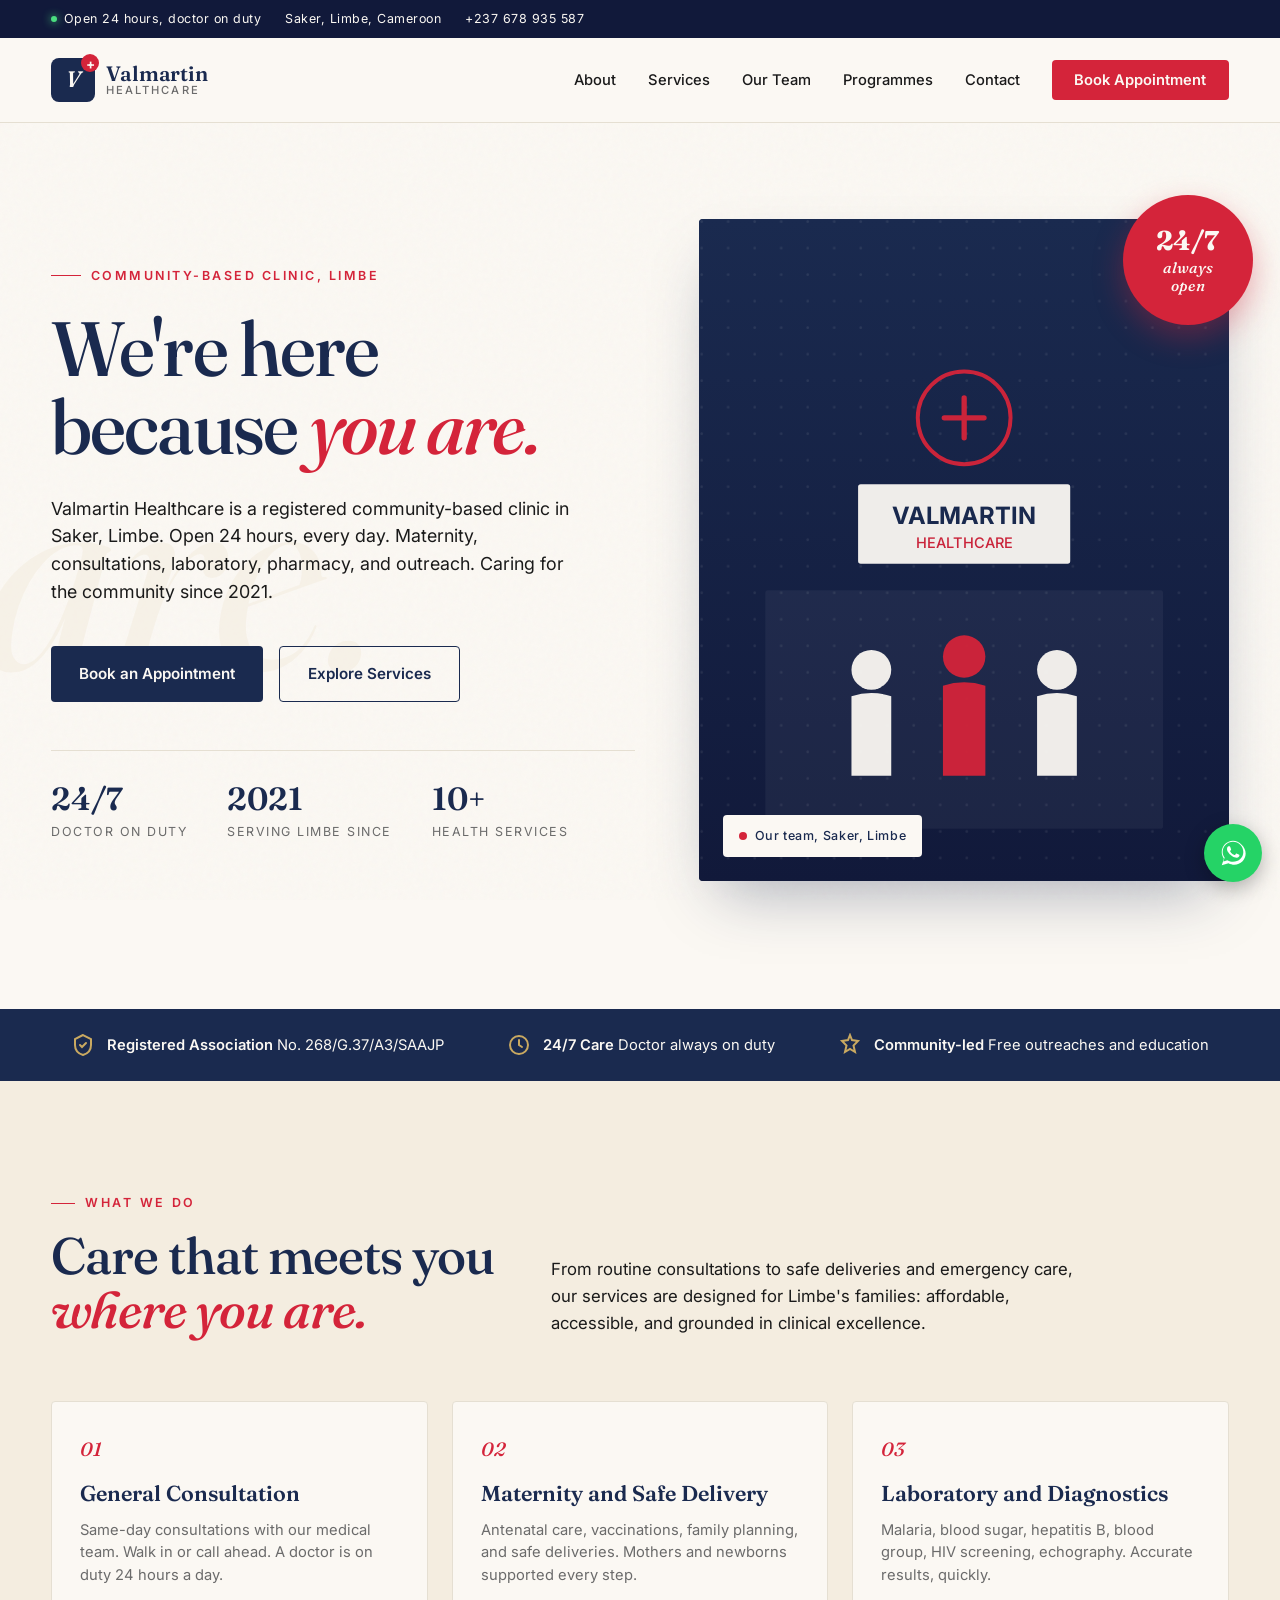
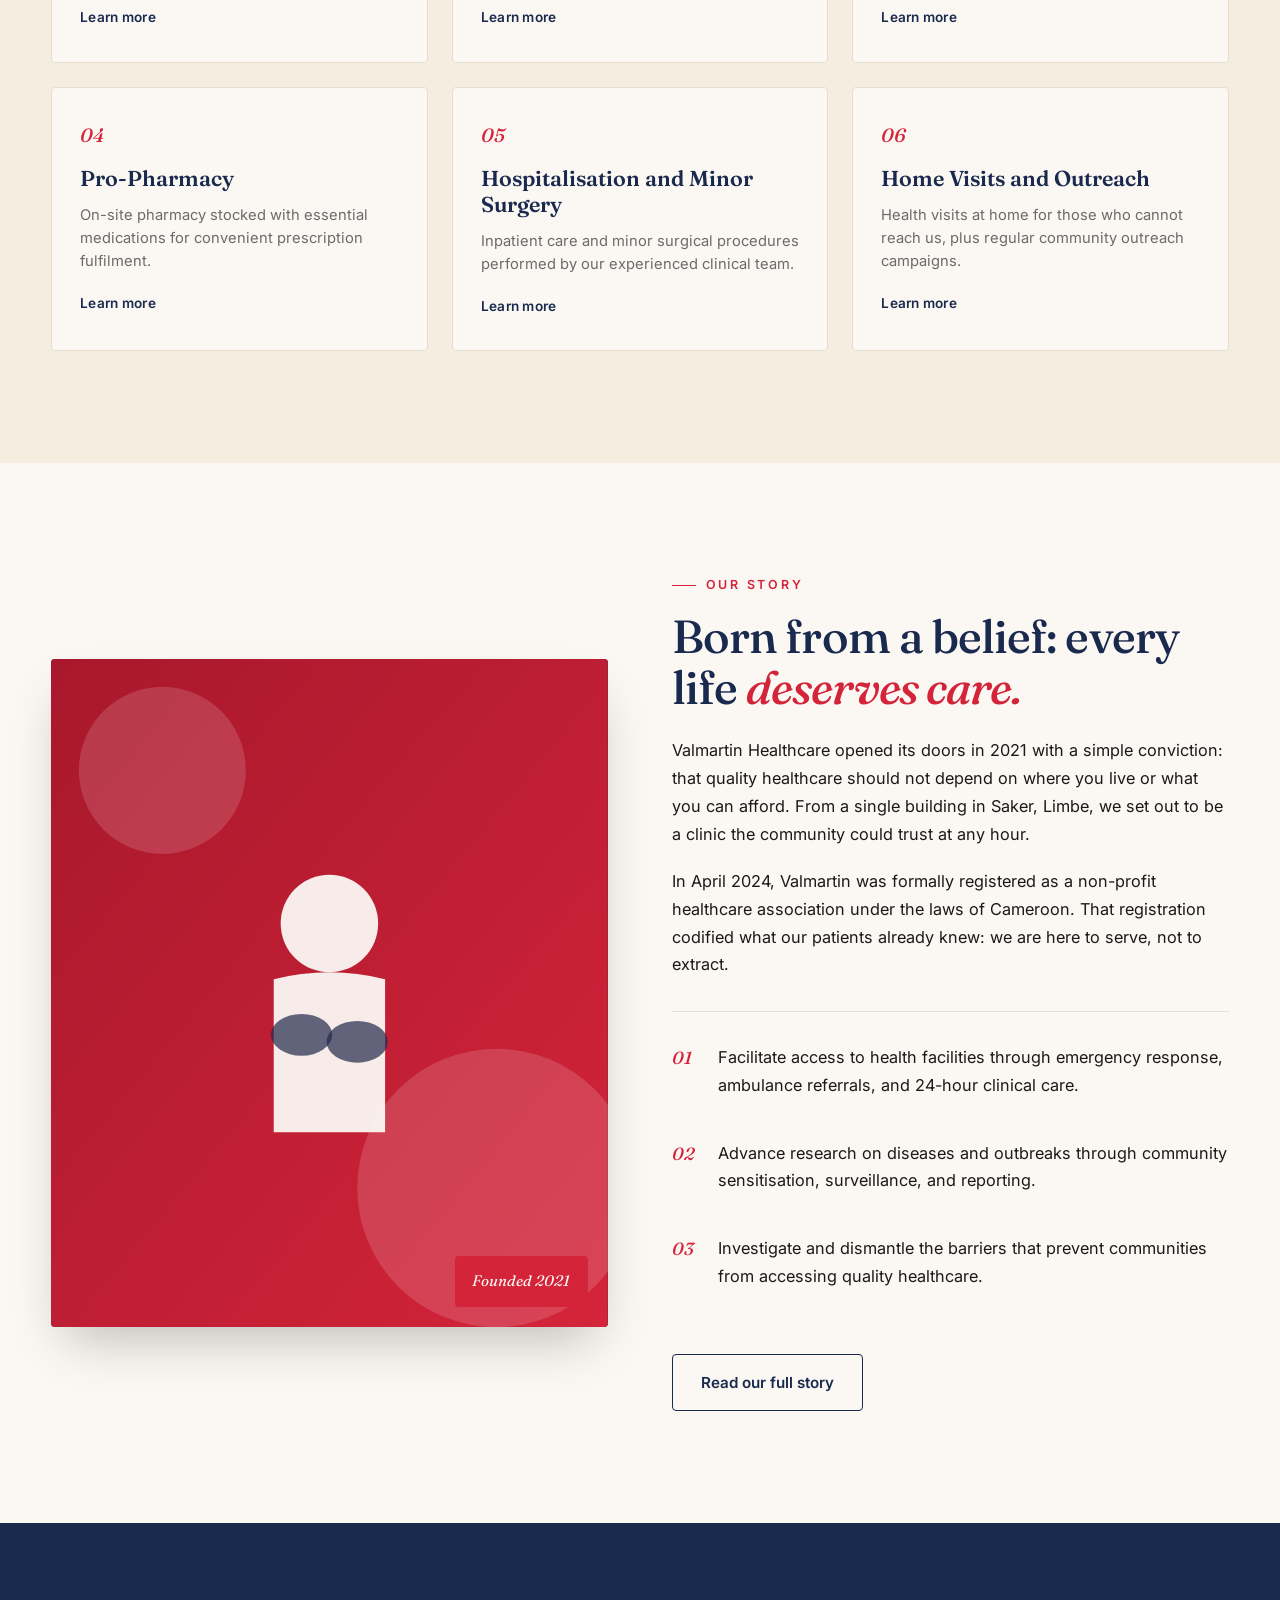
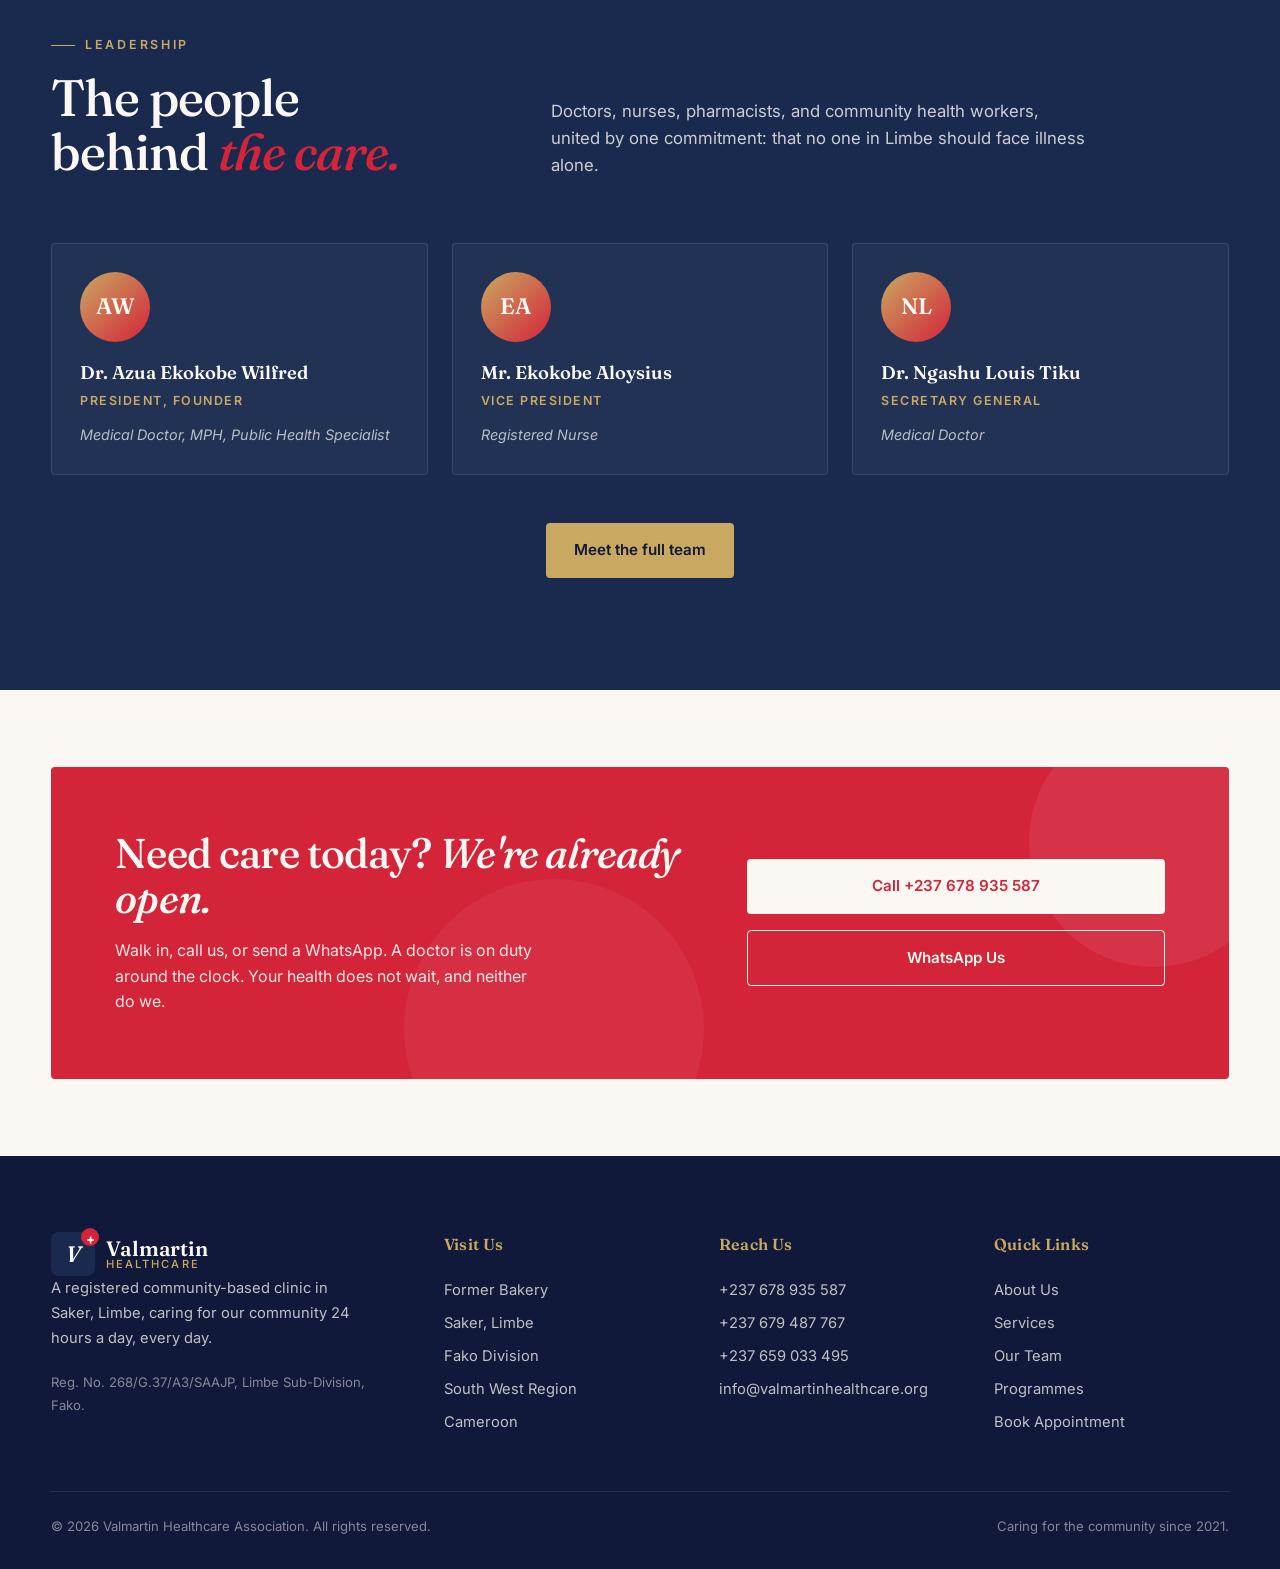
<file: index.html>
<!DOCTYPE html>
<html lang="en">
<head>
<meta charset="UTF-8">
<meta name="viewport" content="width=device-width, initial-scale=1.0">
<title>Valmartin Healthcare | Caring for the community | Limbe, Cameroon</title>
<meta name="description" content="Valmartin Healthcare Association, a community-based clinic in Saker, Limbe, Cameroon. 24/7 medical care, maternity, lab, pharmacy, and outreach since 2021.">
<meta property="og:title" content="Valmartin Healthcare | Caring for the community | Limbe, Cameroon">
<meta property="og:description" content="Valmartin Healthcare Association, a community-based clinic in Saker, Limbe, Cameroon. 24/7 medical care, maternity, lab, pharmacy, and outreach since 2021.">
<meta property="og:type" content="website">
<meta property="og:url" content="https://valmartinhealthcare.org/">
<link rel="canonical" href="https://valmartinhealthcare.org/">
<link rel="icon" href="data:image/svg+xml,%3Csvg xmlns=%27http://www.w3.org/2000/svg%27 viewBox=%270 0 64 64%27%3E%3Crect width=%2764%27 height=%2764%27 rx=%2714%27 fill=%27%231a2a4f%27/%3E%3Ctext x=%2732%27 y=%2744%27 font-family=%27Georgia,serif%27 font-size=%2736%27 font-weight=%27bold%27 fill=%27%23fbf8f3%27 text-anchor=%27middle%27%3EV%3C/text%3E%3Ccircle cx=%2750%27 cy=%2714%27 r=%276%27 fill=%27%23d4243a%27/%3E%3C/svg%3E">
<meta name="theme-color" content="#1a2a4f">
<meta name="twitter:card" content="summary">
<link rel="preconnect" href="https://fonts.googleapis.com">
<link rel="preconnect" href="https://fonts.gstatic.com" crossorigin>
<link href="https://fonts.googleapis.com/css2?family=Fraunces:ital,opsz,wght@0,9..144,400;0,9..144,500;0,9..144,600;0,9..144,700;1,9..144,500&family=Inter:wght@300;400;500;600;700&display=swap" rel="stylesheet">
<link rel="stylesheet" href="assets/css/style.css">
<script type="application/ld+json">
{
  "@context": "https://schema.org",
  "@type": "MedicalClinic",
  "name": "Valmartin Healthcare Association",
  "alternateName": "Valmartin Healthcare",
  "url": "https://valmartinhealthcare.org/",
  "telephone": "+237678935587",
  "email": "info@valmartinhealthcare.org",
  "foundingDate": "2021",
  "slogan": "We're here because you are. We CARE.",
  "address": {
    "@type": "PostalAddress",
    "streetAddress": "Former Bakery, Saker",
    "addressLocality": "Limbe",
    "addressRegion": "South West Region",
    "addressCountry": "CM"
  },
  "geo": { "@type": "GeoCoordinates", "latitude": 4.0186, "longitude": 9.2042 },
  "openingHoursSpecification": {
    "@type": "OpeningHoursSpecification",
    "dayOfWeek": ["Monday","Tuesday","Wednesday","Thursday","Friday","Saturday","Sunday"],
    "opens": "00:00",
    "closes": "23:59"
  },
  "medicalSpecialty": ["PrimaryCare","Obstetric","CommunityHealth"],
  "availableService": [
    { "@type": "MedicalProcedure", "name": "General Consultation" },
    { "@type": "MedicalProcedure", "name": "Maternity and Safe Delivery" },
    { "@type": "MedicalProcedure", "name": "Laboratory and Diagnostics" },
    { "@type": "MedicalProcedure", "name": "Pharmacy" },
    { "@type": "MedicalProcedure", "name": "Hospitalisation and Minor Surgery" },
    { "@type": "MedicalProcedure", "name": "Home Visits and Community Outreach" }
  ]
}
</script>
</head>
<body>
<a class="skip-link" href="#main">Skip to main content</a>
<div class="topbar">
  <div class="topbar-left">
    <span><span class="dot"></span> Open 24 hours, doctor on duty</span>
    <span>Saker, Limbe, Cameroon</span>
    <span>+237 678 935 587</span>
  </div>
</div>

<nav class="nav">
  <a href="index.html" class="logo">
    <div class="logo-mark">V</div>
    <div class="logo-text">
      <span class="name">Valmartin</span>
      <span class="sub">Healthcare</span>
    </div>
  </a>
  <ul class="nav-links">
    <li><a href="about.html">About</a></li>
    <li><a href="services.html">Services</a></li>
    <li><a href="team.html">Our Team</a></li>
    <li><a href="programmes.html">Programmes</a></li>
    <li><a href="contact.html">Contact</a></li>
    <li><a href="book.html" class="nav-cta">Book Appointment</a></li>
  </ul>
  <button class="menu-toggle" aria-label="Menu">
    <span></span><span></span><span></span>
  </button>
</nav>

<div class="mobile-nav">
  <button class="mobile-nav-close" aria-label="Close menu">&times;</button>
  <a href="index.html">Home</a>
  <a href="about.html">About</a>
  <a href="services.html">Services</a>
  <a href="team.html">Our Team</a>
  <a href="programmes.html">Programmes</a>
  <a href="contact.html">Contact</a>
  <a href="book.html">Book Appointment</a>
</div>
<main id="main">
<section class="hero">
  <div class="hero-deco">care.</div>
  <div class="hero-grid">
    <div>
      <div><span class="hero-eyebrow">Community-based clinic, Limbe</span></div>
      <h1>We're here<br>because <em>you are.</em></h1>
      <p class="lede">
        Valmartin Healthcare is a registered community-based clinic in Saker, Limbe. Open 24 hours, every day. Maternity, consultations, laboratory, pharmacy, and outreach. Caring for the community since 2021.
      </p>
      <div class="hero-ctas">
        <a href="book.html" class="btn btn-primary">Book an Appointment</a>
        <a href="services.html" class="btn btn-secondary">Explore Services</a>
      </div>
      <div class="hero-meta">
        <div class="hero-meta-item">
          <span class="num">24/7</span>
          <span class="lbl">Doctor on Duty</span>
        </div>
        <div class="hero-meta-item">
          <span class="num">2021</span>
          <span class="lbl">Serving Limbe Since</span>
        </div>
        <div class="hero-meta-item">
          <span class="num">10+</span>
          <span class="lbl">Health Services</span>
        </div>
      </div>
    </div>
    <div class="hero-visual">
      <div class="hero-photo">
        <svg viewBox="0 0 400 500" xmlns="http://www.w3.org/2000/svg">
          <defs>
            <linearGradient id="bg" x1="0" y1="0" x2="0" y2="1">
              <stop offset="0" stop-color="#1a2a4f"/>
              <stop offset="1" stop-color="#11193a"/>
            </linearGradient>
            <pattern id="dots" x="0" y="0" width="20" height="20" patternUnits="userSpaceOnUse">
              <circle cx="2" cy="2" r="1" fill="#fbf8f3" opacity="0.08"/>
            </pattern>
          </defs>
          <rect width="400" height="500" fill="url(#bg)"/>
          <rect width="400" height="500" fill="url(#dots)"/>
          <g opacity="0.95">
            <rect x="50" y="280" width="300" height="180" fill="#fbf8f3" opacity="0.05" rx="2"/>
            <rect x="120" y="200" width="160" height="60" fill="#fbf8f3" rx="2"/>
            <text x="200" y="230" font-family="Inter, sans-serif" font-size="18" font-weight="700" fill="#1a2a4f" text-anchor="middle">VALMARTIN</text>
            <text x="200" y="248" font-family="Inter, sans-serif" font-size="11" font-weight="500" fill="#d4243a" text-anchor="middle">HEALTHCARE</text>
            <circle cx="200" cy="150" r="35" fill="none" stroke="#d4243a" stroke-width="3"/>
            <path d="M 185 150 L 215 150 M 200 135 L 200 165" stroke="#d4243a" stroke-width="4" stroke-linecap="round"/>
            <g transform="translate(110, 320)">
              <circle cx="20" cy="20" r="15" fill="#fbf8f3"/>
              <path d="M 5 40 Q 20 35 35 40 L 35 100 L 5 100 Z" fill="#fbf8f3"/>
            </g>
            <g transform="translate(180, 310)">
              <circle cx="20" cy="20" r="16" fill="#d4243a"/>
              <path d="M 4 42 Q 20 37 36 42 L 36 110 L 4 110 Z" fill="#d4243a"/>
            </g>
            <g transform="translate(250, 320)">
              <circle cx="20" cy="20" r="15" fill="#fbf8f3"/>
              <path d="M 5 40 Q 20 35 35 40 L 35 100 L 5 100 Z" fill="#fbf8f3"/>
            </g>
          </g>
        </svg>
      </div>
      <div class="hero-photo-tag">Our team, Saker, Limbe</div>
      <div class="hero-badge">
        <div>
          <strong>24/7</strong>
          always<br>open
        </div>
      </div>
    </div>
  </div>
</section>

<div class="trust-bar">
  <div class="trust-inner">
    <div class="trust-item">
      <svg width="24" height="24" viewBox="0 0 24 24" fill="none"><path d="M12 2L4 6V12C4 16.5 7 20.5 12 22C17 20.5 20 16.5 20 12V6L12 2Z" stroke="#c9a961" stroke-width="2" fill="none"/><path d="M9 12L11 14L15 10" stroke="#c9a961" stroke-width="2" stroke-linecap="round"/></svg>
      <span><strong>Registered Association</strong> No. 268/G.37/A3/SAAJP</span>
    </div>
    <div class="trust-item">
      <svg width="24" height="24" viewBox="0 0 24 24" fill="none"><circle cx="12" cy="12" r="9" stroke="#c9a961" stroke-width="2"/><path d="M12 7V12L15 14" stroke="#c9a961" stroke-width="2" stroke-linecap="round"/></svg>
      <span><strong>24/7 Care</strong> Doctor always on duty</span>
    </div>
    <div class="trust-item">
      <svg width="24" height="24" viewBox="0 0 24 24" fill="none"><path d="M12 2L14 7L20 8L15.5 12.5L17 19L12 16L7 19L8.5 12.5L4 8L10 7L12 2Z" stroke="#c9a961" stroke-width="2" fill="none"/></svg>
      <span><strong>Community-led</strong> Free outreaches and education</span>
    </div>
  </div>
</div>

<section class="section services-bg" id="services">
  <div class="section-inner">
    <div class="section-head">
      <div>
        <div class="section-eyebrow">What we do</div>
        <h2 class="section-title">Care that meets you<br><em>where you are.</em></h2>
      </div>
      <p class="section-intro">
        From routine consultations to safe deliveries and emergency care, our services are designed for Limbe's families: affordable, accessible, and grounded in clinical excellence.
      </p>
    </div>
    <div class="services-grid">
      <a href="services.html#consultation" class="service-card">
        <span class="service-num">01</span>
        <h3>General Consultation</h3>
        <p>Same-day consultations with our medical team. Walk in or call ahead. A doctor is on duty 24 hours a day.</p>
        <span class="arrow">Learn more</span>
      </a>
      <a href="services.html#maternity" class="service-card">
        <span class="service-num">02</span>
        <h3>Maternity and Safe Delivery</h3>
        <p>Antenatal care, vaccinations, family planning, and safe deliveries. Mothers and newborns supported every step.</p>
        <span class="arrow">Learn more</span>
      </a>
      <a href="services.html#laboratory" class="service-card">
        <span class="service-num">03</span>
        <h3>Laboratory and Diagnostics</h3>
        <p>Malaria, blood sugar, hepatitis B, blood group, HIV screening, echography. Accurate results, quickly.</p>
        <span class="arrow">Learn more</span>
      </a>
      <a href="services.html#pharmacy" class="service-card">
        <span class="service-num">04</span>
        <h3>Pro-Pharmacy</h3>
        <p>On-site pharmacy stocked with essential medications for convenient prescription fulfilment.</p>
        <span class="arrow">Learn more</span>
      </a>
      <a href="services.html#hospitalisation" class="service-card">
        <span class="service-num">05</span>
        <h3>Hospitalisation and Minor Surgery</h3>
        <p>Inpatient care and minor surgical procedures performed by our experienced clinical team.</p>
        <span class="arrow">Learn more</span>
      </a>
      <a href="services.html#outreach" class="service-card">
        <span class="service-num">06</span>
        <h3>Home Visits and Outreach</h3>
        <p>Health visits at home for those who cannot reach us, plus regular community outreach campaigns.</p>
        <span class="arrow">Learn more</span>
      </a>
    </div>
  </div>
</section>

<section class="section" id="about">
  <div class="section-inner">
    <div class="about-grid">
      <div class="about-image">
        <svg viewBox="0 0 400 480" xmlns="http://www.w3.org/2000/svg">
          <defs>
            <linearGradient id="bg2" x1="0" y1="0" x2="1" y2="1">
              <stop offset="0" stop-color="#a8182c"/>
              <stop offset="1" stop-color="#d4243a"/>
            </linearGradient>
          </defs>
          <rect width="400" height="480" fill="url(#bg2)"/>
          <g opacity="0.15">
            <circle cx="80" cy="80" r="60" fill="#fbf8f3"/>
            <circle cx="320" cy="380" r="100" fill="#fbf8f3"/>
          </g>
          <g transform="translate(140, 140)" fill="#fbf8f3" opacity="0.95">
            <circle cx="60" cy="50" r="35"/>
            <path d="M 20 90 Q 60 80 100 90 L 100 200 L 20 200 Z"/>
            <ellipse cx="40" cy="130" rx="22" ry="15" fill="#1a2a4f" opacity="0.7"/>
            <ellipse cx="80" cy="135" rx="22" ry="15" fill="#1a2a4f" opacity="0.7"/>
          </g>
        </svg>
        <div class="about-image-stamp">Founded 2021</div>
      </div>
      <div class="about-content">
        <div class="section-eyebrow">Our story</div>
        <h2>Born from a belief: every life <em>deserves care.</em></h2>
        <p>
          Valmartin Healthcare opened its doors in 2021 with a simple conviction: that quality healthcare should not depend on where you live or what you can afford. From a single building in Saker, Limbe, we set out to be a clinic the community could trust at any hour.
        </p>
        <p>
          In April 2024, Valmartin was formally registered as a non-profit healthcare association under the laws of Cameroon. That registration codified what our patients already knew: we are here to serve, not to extract.
        </p>
        <div class="objectives">
          <div class="objective">
            <span class="objective-num">01</span>
            <p class="objective-text">Facilitate access to health facilities through emergency response, ambulance referrals, and 24-hour clinical care.</p>
          </div>
          <div class="objective">
            <span class="objective-num">02</span>
            <p class="objective-text">Advance research on diseases and outbreaks through community sensitisation, surveillance, and reporting.</p>
          </div>
          <div class="objective">
            <span class="objective-num">03</span>
            <p class="objective-text">Investigate and dismantle the barriers that prevent communities from accessing quality healthcare.</p>
          </div>
        </div>
        <a href="about.html" class="btn btn-secondary" style="margin-top: 1.5rem;">Read our full story</a>
      </div>
    </div>
  </div>
</section>

<section class="section leaders-bg" id="team">
  <div class="section-inner">
    <div class="section-head">
      <div>
        <div class="section-eyebrow">Leadership</div>
        <h2 class="section-title">The people<br>behind <em>the care.</em></h2>
      </div>
      <p class="section-intro">
        Doctors, nurses, pharmacists, and community health workers, united by one commitment: that no one in Limbe should face illness alone.
      </p>
    </div>
    <div class="leaders-grid">
      <div class="leader-card">
        <div class="leader-photo">AW</div>
        <h4>Dr. Azua Ekokobe Wilfred</h4>
        <div class="role">President, Founder</div>
        <p class="prof">Medical Doctor, MPH, Public Health Specialist</p>
      </div>
      <div class="leader-card">
        <div class="leader-photo">EA</div>
        <h4>Mr. Ekokobe Aloysius</h4>
        <div class="role">Vice President</div>
        <p class="prof">Registered Nurse</p>
      </div>
      <div class="leader-card">
        <div class="leader-photo">NL</div>
        <h4>Dr. Ngashu Louis Tiku</h4>
        <div class="role">Secretary General</div>
        <p class="prof">Medical Doctor</p>
      </div>
    </div>
    <div style="text-align: center; margin-top: 3rem;">
      <a href="team.html" class="btn" style="background: var(--gold); color: var(--navy-deep);">Meet the full team</a>
    </div>
  </div>
</section>

<section class="cta-band" id="book">
  <div class="cta-inner">
    <div class="cta-content">
      <h2>Need care today? <em>We're already open.</em></h2>
      <p>Walk in, call us, or send a WhatsApp. A doctor is on duty around the clock. Your health does not wait, and neither do we.</p>
    </div>
    <div class="cta-actions">
      <a href="tel:+237678935587" class="btn">Call +237 678 935 587</a>
      <a href="https://wa.me/237678935587" class="btn btn-outline">WhatsApp Us</a>
    </div>
  </div>
</section>
</main>
<footer class="footer">
  <div class="footer-grid">
    <div class="footer-col footer-brand">
      <a href="index.html" class="logo">
        <div class="logo-mark">V</div>
        <div class="logo-text">
          <span class="name">Valmartin</span>
          <span class="sub">Healthcare</span>
        </div>
      </a>
      <p>A registered community-based clinic in Saker, Limbe, caring for our community 24 hours a day, every day.</p>
      <p style="font-size:0.82rem; color: rgba(251,248,243,0.5);">Reg. No. 268/G.37/A3/SAAJP, Limbe Sub-Division, Fako.</p>
    </div>
    <div class="footer-col">
      <h5>Visit Us</h5>
      <ul>
        <li>Former Bakery</li>
        <li>Saker, Limbe</li>
        <li>Fako Division</li>
        <li>South West Region</li>
        <li>Cameroon</li>
      </ul>
    </div>
    <div class="footer-col">
      <h5>Reach Us</h5>
      <ul>
        <li><a href="tel:+237678935587">+237 678 935 587</a></li>
        <li><a href="tel:+237679487767">+237 679 487 767</a></li>
        <li><a href="tel:+237659033495">+237 659 033 495</a></li>
        <li><a href="mailto:info@valmartinhealthcare.org">info@valmartinhealthcare.org</a></li>
      </ul>
    </div>
    <div class="footer-col">
      <h5>Quick Links</h5>
      <ul>
        <li><a href="about.html">About Us</a></li>
        <li><a href="services.html">Services</a></li>
        <li><a href="team.html">Our Team</a></li>
        <li><a href="programmes.html">Programmes</a></li>
        <li><a href="book.html">Book Appointment</a></li>
      </ul>
    </div>
  </div>
  <div class="footer-bottom">
    <span>&copy; 2026 Valmartin Healthcare Association. All rights reserved.</span>
    <span>Caring for the community since 2021.</span>
  </div>
</footer>

<a href="https://wa.me/237678935587?text=Hello%20Valmartin%20Healthcare%2C%20I%20would%20like%20to%20ask%20about%20your%20services." class="wa-float" aria-label="Chat with us on WhatsApp" target="_blank" rel="noopener">
  <svg width="30" height="30" viewBox="0 0 32 32" fill="currentColor" aria-hidden="true"><path d="M16 3C9.4 3 4 8.4 4 15c0 2.6.8 5 2.3 7L4 29l7.2-2.2c1.9 1 4 1.6 6.3 1.6h0c6.6 0 12-5.4 12-12S22.6 3 16 3zm0 22.4c-2 0-3.9-.5-5.6-1.5l-.4-.2-4.2 1.3 1.3-4.1-.3-.4C5.6 18.9 5 17 5 15 5 9 9.9 4 16 4s11 4.9 11 11-4.9 10.4-11 10.4zm6-7.8c-.3-.2-1.9-1-2.2-1.1-.3-.1-.5-.2-.7.2s-.8 1.1-1 1.3c-.2.2-.4.2-.7.1-.3-.2-1.4-.5-2.6-1.6-1-.9-1.6-1.9-1.8-2.2-.2-.3 0-.5.1-.7l.5-.6c.2-.2.2-.3.3-.6.1-.2 0-.4 0-.6-.1-.2-.7-1.8-1-2.4-.3-.6-.5-.5-.7-.6h-.6c-.2 0-.6.1-.9.4-.3.3-1.1 1.1-1.1 2.7s1.2 3.2 1.3 3.4c.2.2 2.3 3.5 5.6 4.9.8.3 1.4.5 1.9.7.8.2 1.5.2 2 .1.6-.1 1.9-.8 2.2-1.5.3-.7.3-1.4.2-1.5-.1-.2-.3-.2-.6-.4z"/></svg>
</a>
<script src="assets/js/main.js"></script>
</body>
</html>
</file>
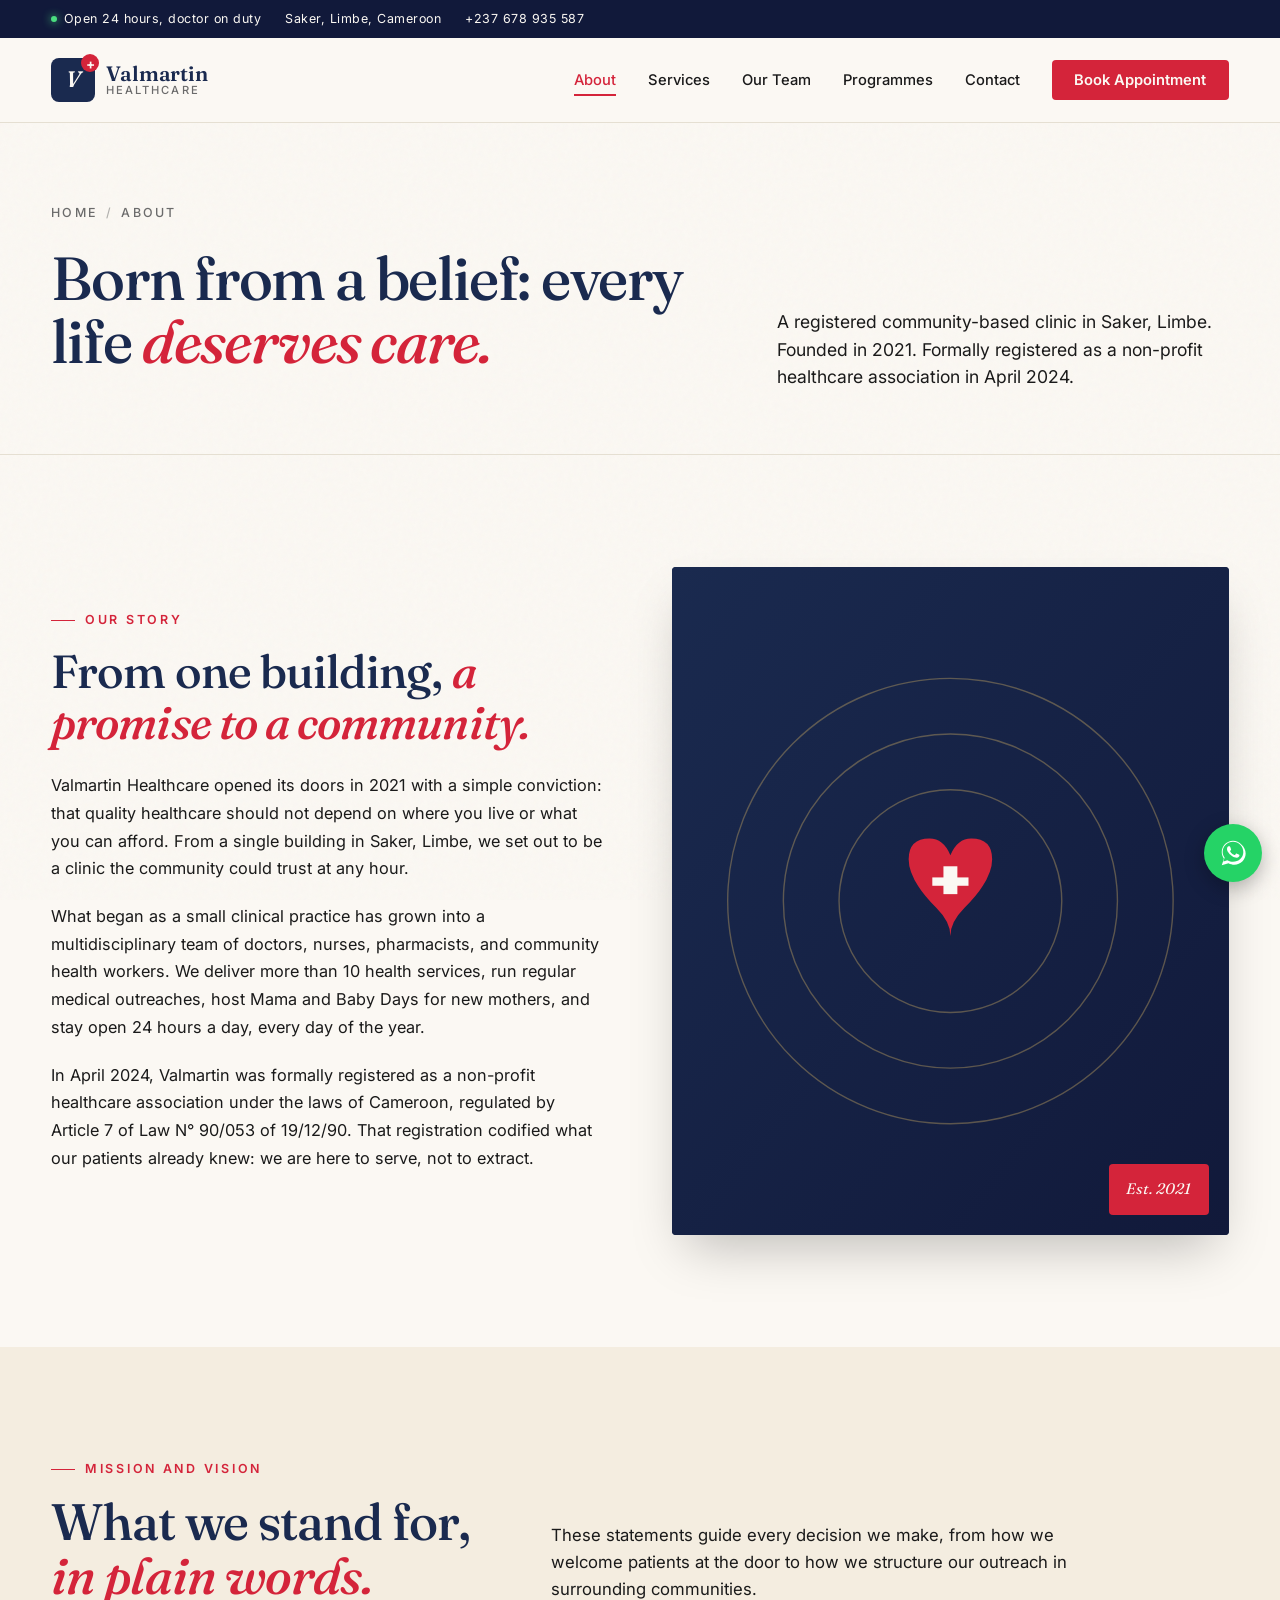
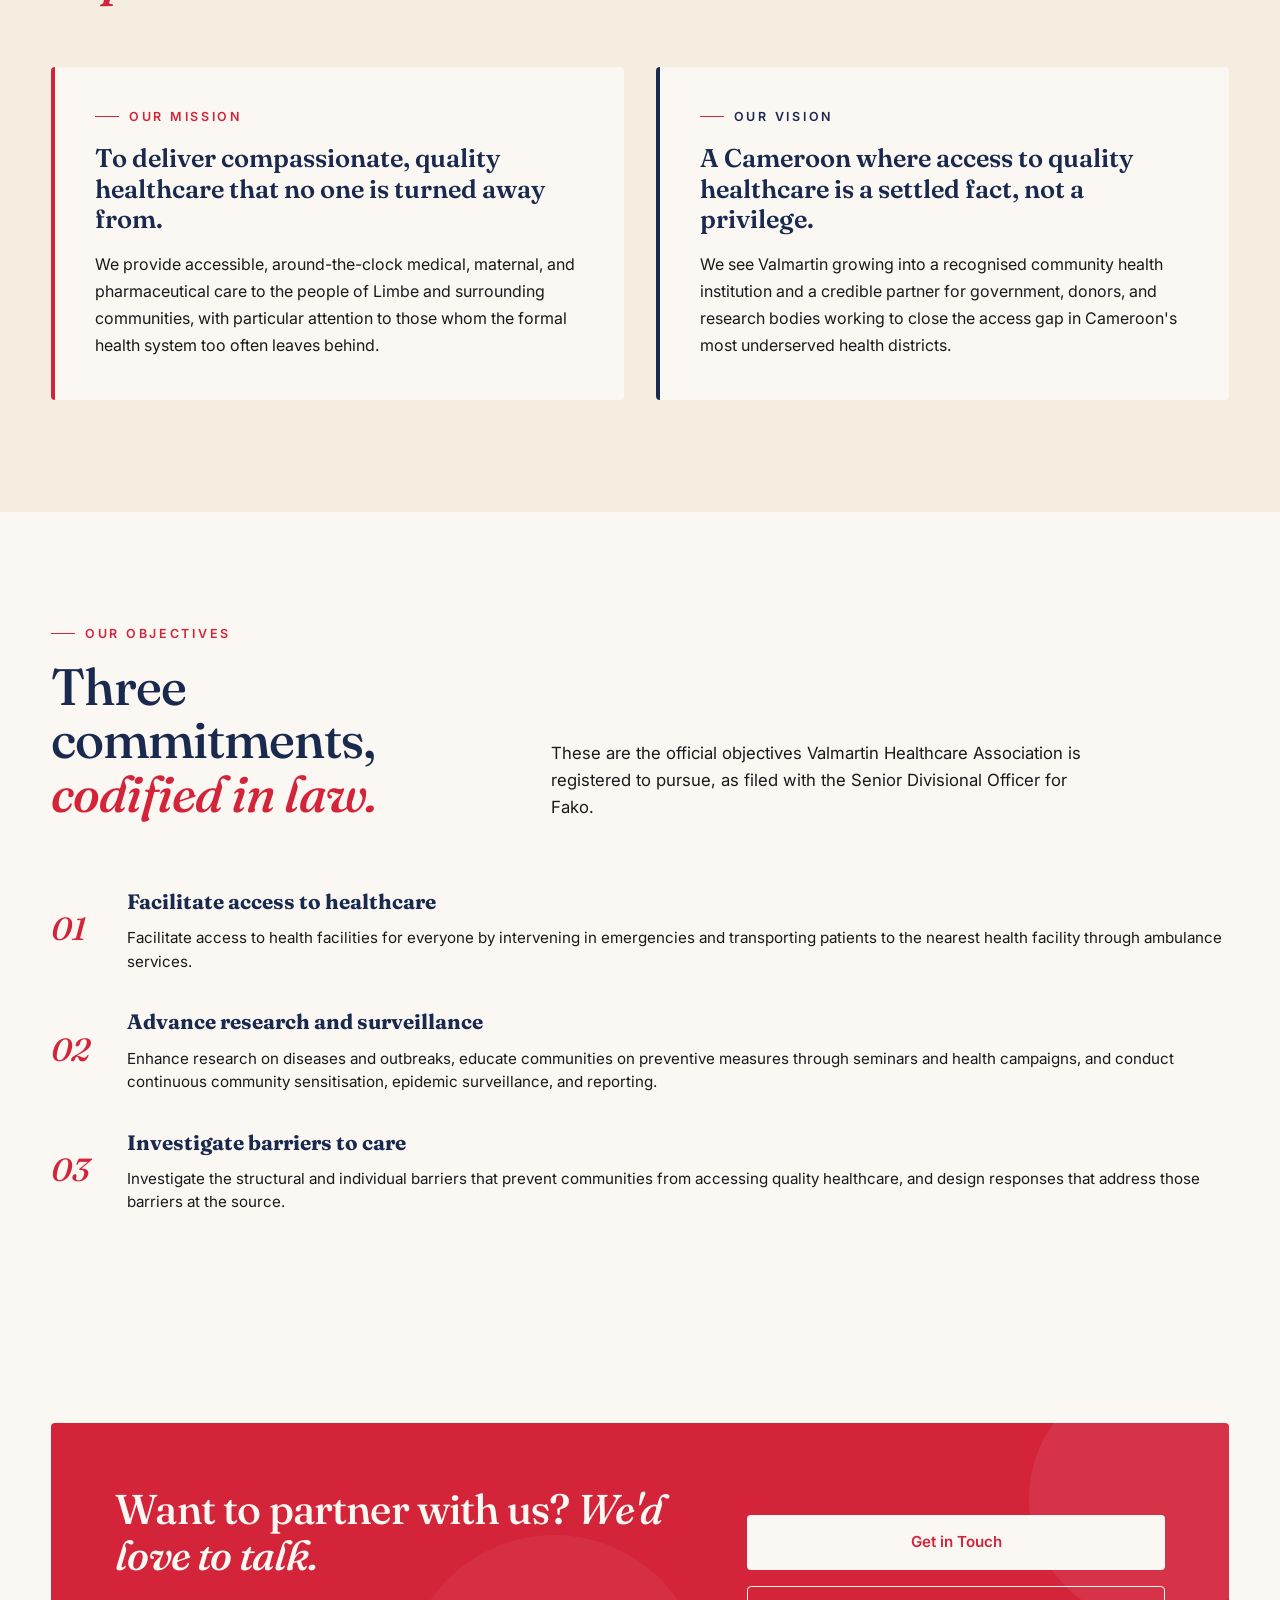
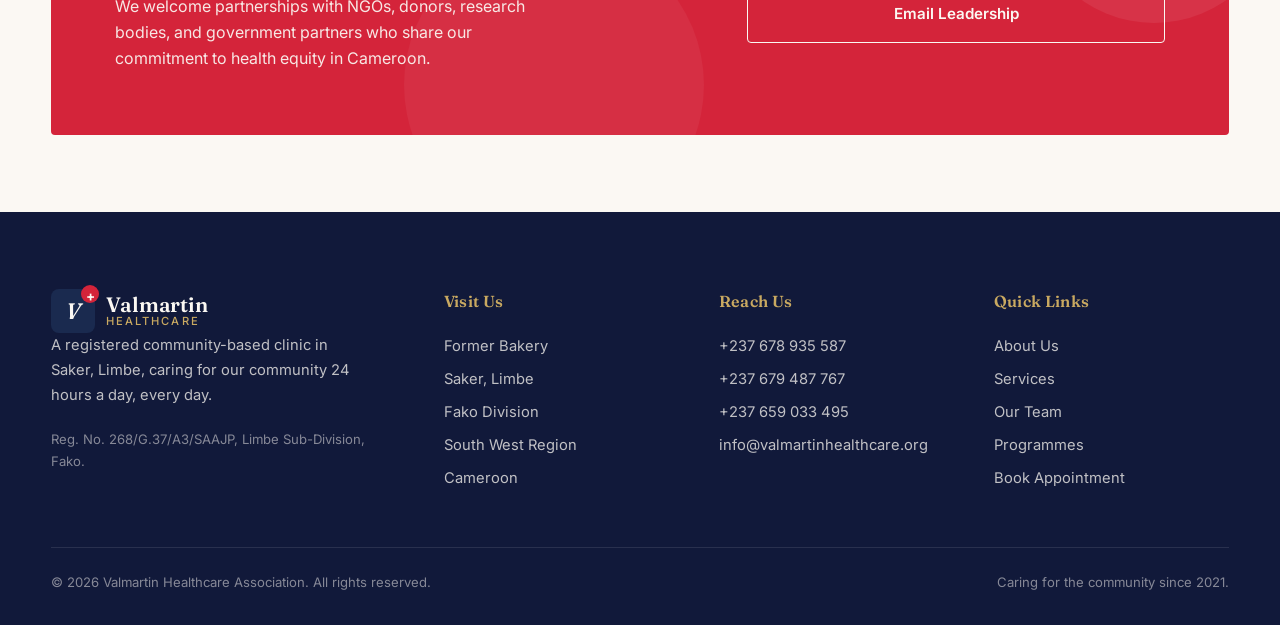
<file: about.html>
<!DOCTYPE html>
<html lang="en">
<head>
<meta charset="UTF-8">
<meta name="viewport" content="width=device-width, initial-scale=1.0">
<title>About | Valmartin Healthcare</title>
<meta name="description" content="About Valmartin Healthcare Association: founded 2021, registered non-profit, serving Saker, Limbe and surrounding communities.">
<meta property="og:title" content="About | Valmartin Healthcare">
<meta property="og:description" content="About Valmartin Healthcare Association: founded 2021, registered non-profit, serving Saker, Limbe and surrounding communities.">
<meta property="og:type" content="website">
<meta property="og:url" content="https://valmartinhealthcare.org/about">
<link rel="canonical" href="https://valmartinhealthcare.org/about.html">
<link rel="icon" href="data:image/svg+xml,%3Csvg xmlns=%27http://www.w3.org/2000/svg%27 viewBox=%270 0 64 64%27%3E%3Crect width=%2764%27 height=%2764%27 rx=%2714%27 fill=%27%231a2a4f%27/%3E%3Ctext x=%2732%27 y=%2744%27 font-family=%27Georgia,serif%27 font-size=%2736%27 font-weight=%27bold%27 fill=%27%23fbf8f3%27 text-anchor=%27middle%27%3EV%3C/text%3E%3Ccircle cx=%2750%27 cy=%2714%27 r=%276%27 fill=%27%23d4243a%27/%3E%3C/svg%3E">
<meta name="theme-color" content="#1a2a4f">
<meta name="twitter:card" content="summary">
<link rel="preconnect" href="https://fonts.googleapis.com">
<link rel="preconnect" href="https://fonts.gstatic.com" crossorigin>
<link href="https://fonts.googleapis.com/css2?family=Fraunces:ital,opsz,wght@0,9..144,400;0,9..144,500;0,9..144,600;0,9..144,700;1,9..144,500&family=Inter:wght@300;400;500;600;700&display=swap" rel="stylesheet">
<link rel="stylesheet" href="assets/css/style.css">
</head>
<body>
<a class="skip-link" href="#main">Skip to main content</a>
<div class="topbar">
  <div class="topbar-left">
    <span><span class="dot"></span> Open 24 hours, doctor on duty</span>
    <span>Saker, Limbe, Cameroon</span>
    <span>+237 678 935 587</span>
  </div>
</div>

<nav class="nav">
  <a href="index.html" class="logo">
    <div class="logo-mark">V</div>
    <div class="logo-text">
      <span class="name">Valmartin</span>
      <span class="sub">Healthcare</span>
    </div>
  </a>
  <ul class="nav-links">
    <li><a href="about.html" class="active">About</a></li>
    <li><a href="services.html">Services</a></li>
    <li><a href="team.html">Our Team</a></li>
    <li><a href="programmes.html">Programmes</a></li>
    <li><a href="contact.html">Contact</a></li>
    <li><a href="book.html" class="nav-cta">Book Appointment</a></li>
  </ul>
  <button class="menu-toggle" aria-label="Menu">
    <span></span><span></span><span></span>
  </button>
</nav>

<div class="mobile-nav">
  <button class="mobile-nav-close" aria-label="Close menu">&times;</button>
  <a href="index.html">Home</a>
  <a href="about.html">About</a>
  <a href="services.html">Services</a>
  <a href="team.html">Our Team</a>
  <a href="programmes.html">Programmes</a>
  <a href="contact.html">Contact</a>
  <a href="book.html">Book Appointment</a>
</div>
<main id="main">
<section class="page-hero">
  <div class="page-hero-inner">
    <div>
      <div class="breadcrumb">
        <a href="index.html">Home</a><span class="sep">/</span>About
      </div>
      <h1>Born from a belief: every life <em>deserves care.</em></h1>
    </div>
    <p>A registered community-based clinic in Saker, Limbe. Founded in 2021. Formally registered as a non-profit healthcare association in April 2024.</p>
  </div>
</section>

<section class="section">
  <div class="section-inner">
    <div class="about-grid">
      <div class="about-content">
        <div class="section-eyebrow">Our story</div>
        <h2>From one building, <em>a promise to a community.</em></h2>
        <p>
          Valmartin Healthcare opened its doors in 2021 with a simple conviction: that quality healthcare should not depend on where you live or what you can afford. From a single building in Saker, Limbe, we set out to be a clinic the community could trust at any hour.
        </p>
        <p>
          What began as a small clinical practice has grown into a multidisciplinary team of doctors, nurses, pharmacists, and community health workers. We deliver more than 10 health services, run regular medical outreaches, host Mama and Baby Days for new mothers, and stay open 24 hours a day, every day of the year.
        </p>
        <p>
          In April 2024, Valmartin was formally registered as a non-profit healthcare association under the laws of Cameroon, regulated by Article 7 of Law N&deg; 90/053 of 19/12/90. That registration codified what our patients already knew: we are here to serve, not to extract.
        </p>
      </div>
      <div class="about-image">
        <svg viewBox="0 0 400 480" xmlns="http://www.w3.org/2000/svg">
          <defs>
            <linearGradient id="bgA" x1="0" y1="0" x2="1" y2="1">
              <stop offset="0" stop-color="#1a2a4f"/>
              <stop offset="1" stop-color="#11193a"/>
            </linearGradient>
          </defs>
          <rect width="400" height="480" fill="url(#bgA)"/>
          <g opacity="0.4" stroke="#c9a961" stroke-width="1" fill="none">
            <circle cx="200" cy="240" r="80"/>
            <circle cx="200" cy="240" r="120"/>
            <circle cx="200" cy="240" r="160"/>
          </g>
          <g transform="translate(165, 195)" fill="#d4243a">
            <path d="M35 70 Q35 60 25 50 Q5 30 5 15 Q5 0 20 0 Q30 0 35 12 Q40 0 50 0 Q65 0 65 15 Q65 30 45 50 Q35 60 35 70 Z"/>
            <rect x="30" y="20" width="10" height="20" fill="#fbf8f3"/>
            <rect x="22" y="28" width="26" height="6" fill="#fbf8f3"/>
          </g>
        </svg>
        <div class="about-image-stamp">Est. 2021</div>
      </div>
    </div>
  </div>
</section>

<section class="section services-bg">
  <div class="section-inner">
    <div class="section-head">
      <div>
        <div class="section-eyebrow">Mission and vision</div>
        <h2 class="section-title">What we stand for, <em>in plain words.</em></h2>
      </div>
      <p class="section-intro">
        These statements guide every decision we make, from how we welcome patients at the door to how we structure our outreach in surrounding communities.
      </p>
    </div>
    <div style="display: grid; grid-template-columns: 1fr 1fr; gap: 2rem;" class="mission-grid">
      <div style="background: var(--cream); padding: 2.5rem; border-left: 4px solid var(--red); border-radius: 4px;">
        <div class="section-eyebrow">Our Mission</div>
        <h3 style="font-family: var(--serif); font-size: 1.6rem; font-weight: 600; color: var(--navy); margin: 0.5rem 0 1rem; line-height: 1.2;">To deliver compassionate, quality healthcare that no one is turned away from.</h3>
        <p style="color: var(--ink); line-height: 1.7;">We provide accessible, around-the-clock medical, maternal, and pharmaceutical care to the people of Limbe and surrounding communities, with particular attention to those whom the formal health system too often leaves behind.</p>
      </div>
      <div style="background: var(--cream); padding: 2.5rem; border-left: 4px solid var(--navy); border-radius: 4px;">
        <div class="section-eyebrow" style="color: var(--navy);">Our Vision</div>
        <h3 style="font-family: var(--serif); font-size: 1.6rem; font-weight: 600; color: var(--navy); margin: 0.5rem 0 1rem; line-height: 1.2;">A Cameroon where access to quality healthcare is a settled fact, not a privilege.</h3>
        <p style="color: var(--ink); line-height: 1.7;">We see Valmartin growing into a recognised community health institution and a credible partner for government, donors, and research bodies working to close the access gap in Cameroon's most underserved health districts.</p>
      </div>
    </div>
  </div>
</section>

<section class="section">
  <div class="section-inner">
    <div class="section-head">
      <div>
        <div class="section-eyebrow">Our objectives</div>
        <h2 class="section-title">Three commitments, <em>codified in law.</em></h2>
      </div>
      <p class="section-intro">
        These are the official objectives Valmartin Healthcare Association is registered to pursue, as filed with the Senior Divisional Officer for Fako.
      </p>
    </div>
    <div class="objectives" style="border-top: none; padding-top: 0;">
      <div class="objective" style="margin-bottom: 2rem; align-items: center;">
        <span class="objective-num" style="font-size: 2rem; min-width: 60px;">01</span>
        <div>
          <h4 style="font-family: var(--serif); font-size: 1.3rem; color: var(--navy); margin-bottom: 0.5rem;">Facilitate access to healthcare</h4>
          <p class="objective-text">Facilitate access to health facilities for everyone by intervening in emergencies and transporting patients to the nearest health facility through ambulance services.</p>
        </div>
      </div>
      <div class="objective" style="margin-bottom: 2rem; align-items: center;">
        <span class="objective-num" style="font-size: 2rem; min-width: 60px;">02</span>
        <div>
          <h4 style="font-family: var(--serif); font-size: 1.3rem; color: var(--navy); margin-bottom: 0.5rem;">Advance research and surveillance</h4>
          <p class="objective-text">Enhance research on diseases and outbreaks, educate communities on preventive measures through seminars and health campaigns, and conduct continuous community sensitisation, epidemic surveillance, and reporting.</p>
        </div>
      </div>
      <div class="objective" style="align-items: center;">
        <span class="objective-num" style="font-size: 2rem; min-width: 60px;">03</span>
        <div>
          <h4 style="font-family: var(--serif); font-size: 1.3rem; color: var(--navy); margin-bottom: 0.5rem;">Investigate barriers to care</h4>
          <p class="objective-text">Investigate the structural and individual barriers that prevent communities from accessing quality healthcare, and design responses that address those barriers at the source.</p>
        </div>
      </div>
    </div>
  </div>
</section>

<section class="cta-band">
  <div class="cta-inner">
    <div class="cta-content">
      <h2>Want to partner with us? <em>We'd love to talk.</em></h2>
      <p>We welcome partnerships with NGOs, donors, research bodies, and government partners who share our commitment to health equity in Cameroon.</p>
    </div>
    <div class="cta-actions">
      <a href="contact.html" class="btn">Get in Touch</a>
      <a href="mailto:info@valmartinhealthcare.org" class="btn btn-outline">Email Leadership</a>
    </div>
  </div>
</section>
</main>
<footer class="footer">
  <div class="footer-grid">
    <div class="footer-col footer-brand">
      <a href="index.html" class="logo">
        <div class="logo-mark">V</div>
        <div class="logo-text">
          <span class="name">Valmartin</span>
          <span class="sub">Healthcare</span>
        </div>
      </a>
      <p>A registered community-based clinic in Saker, Limbe, caring for our community 24 hours a day, every day.</p>
      <p style="font-size:0.82rem; color: rgba(251,248,243,0.5);">Reg. No. 268/G.37/A3/SAAJP, Limbe Sub-Division, Fako.</p>
    </div>
    <div class="footer-col">
      <h5>Visit Us</h5>
      <ul>
        <li>Former Bakery</li>
        <li>Saker, Limbe</li>
        <li>Fako Division</li>
        <li>South West Region</li>
        <li>Cameroon</li>
      </ul>
    </div>
    <div class="footer-col">
      <h5>Reach Us</h5>
      <ul>
        <li><a href="tel:+237678935587">+237 678 935 587</a></li>
        <li><a href="tel:+237679487767">+237 679 487 767</a></li>
        <li><a href="tel:+237659033495">+237 659 033 495</a></li>
        <li><a href="mailto:info@valmartinhealthcare.org">info@valmartinhealthcare.org</a></li>
      </ul>
    </div>
    <div class="footer-col">
      <h5>Quick Links</h5>
      <ul>
        <li><a href="about.html">About Us</a></li>
        <li><a href="services.html">Services</a></li>
        <li><a href="team.html">Our Team</a></li>
        <li><a href="programmes.html">Programmes</a></li>
        <li><a href="book.html">Book Appointment</a></li>
      </ul>
    </div>
  </div>
  <div class="footer-bottom">
    <span>&copy; 2026 Valmartin Healthcare Association. All rights reserved.</span>
    <span>Caring for the community since 2021.</span>
  </div>
</footer>

<a href="https://wa.me/237678935587?text=Hello%20Valmartin%20Healthcare%2C%20I%20would%20like%20to%20ask%20about%20your%20services." class="wa-float" aria-label="Chat with us on WhatsApp" target="_blank" rel="noopener">
  <svg width="30" height="30" viewBox="0 0 32 32" fill="currentColor" aria-hidden="true"><path d="M16 3C9.4 3 4 8.4 4 15c0 2.6.8 5 2.3 7L4 29l7.2-2.2c1.9 1 4 1.6 6.3 1.6h0c6.6 0 12-5.4 12-12S22.6 3 16 3zm0 22.4c-2 0-3.9-.5-5.6-1.5l-.4-.2-4.2 1.3 1.3-4.1-.3-.4C5.6 18.9 5 17 5 15 5 9 9.9 4 16 4s11 4.9 11 11-4.9 10.4-11 10.4zm6-7.8c-.3-.2-1.9-1-2.2-1.1-.3-.1-.5-.2-.7.2s-.8 1.1-1 1.3c-.2.2-.4.2-.7.1-.3-.2-1.4-.5-2.6-1.6-1-.9-1.6-1.9-1.8-2.2-.2-.3 0-.5.1-.7l.5-.6c.2-.2.2-.3.3-.6.1-.2 0-.4 0-.6-.1-.2-.7-1.8-1-2.4-.3-.6-.5-.5-.7-.6h-.6c-.2 0-.6.1-.9.4-.3.3-1.1 1.1-1.1 2.7s1.2 3.2 1.3 3.4c.2.2 2.3 3.5 5.6 4.9.8.3 1.4.5 1.9.7.8.2 1.5.2 2 .1.6-.1 1.9-.8 2.2-1.5.3-.7.3-1.4.2-1.5-.1-.2-.3-.2-.6-.4z"/></svg>
</a>
<script src="assets/js/main.js"></script>
</body>
</html>
</file>
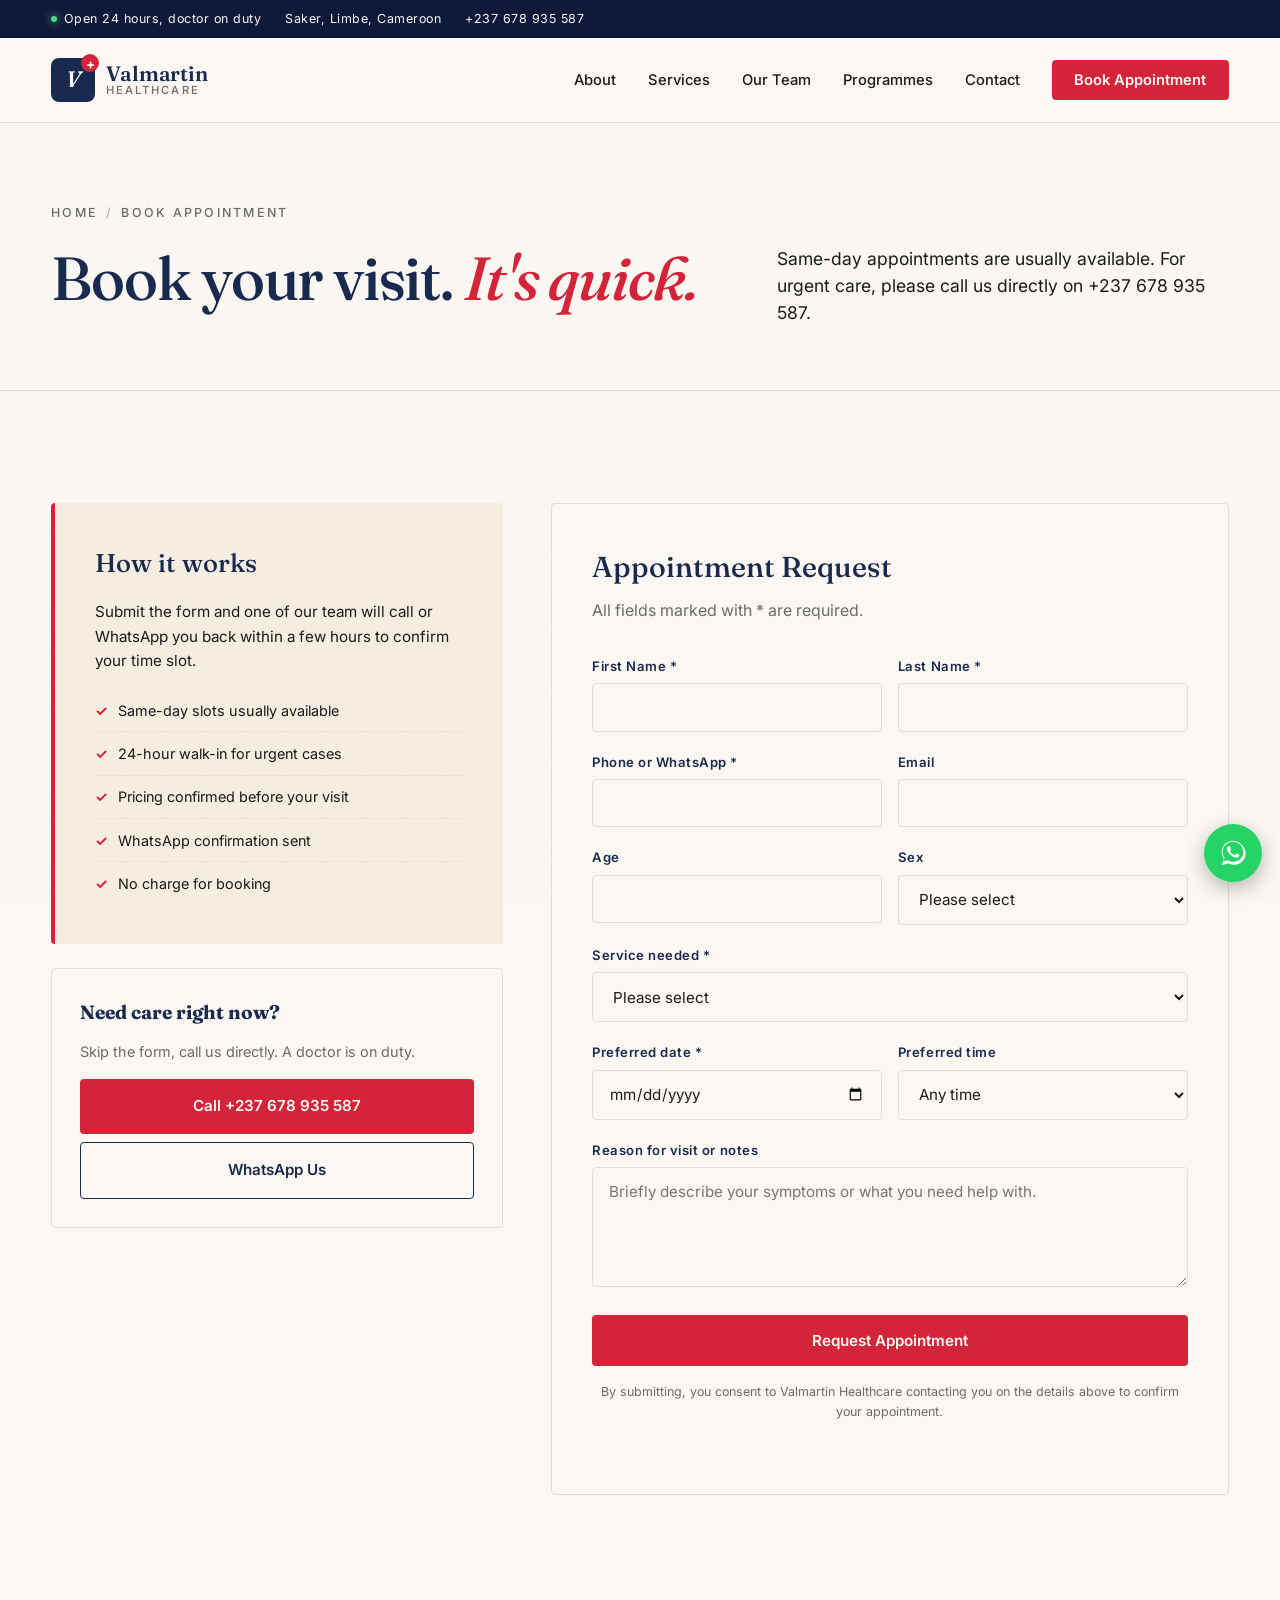
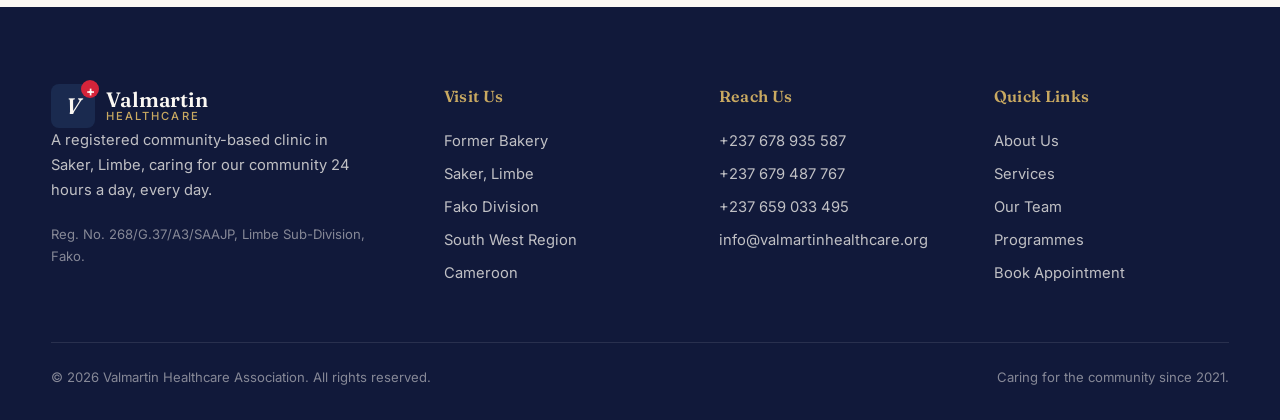
<file: book.html>
<!DOCTYPE html>
<html lang="en">
<head>
<meta charset="UTF-8">
<meta name="viewport" content="width=device-width, initial-scale=1.0">
<title>Book an Appointment | Valmartin Healthcare</title>
<meta name="description" content="Book your appointment at Valmartin Healthcare in Saker, Limbe. Same-day slots usually available. Open 24 hours a day.">
<meta property="og:title" content="Book an Appointment | Valmartin Healthcare">
<meta property="og:description" content="Book your appointment at Valmartin Healthcare in Saker, Limbe. Same-day slots usually available. Open 24 hours a day.">
<meta property="og:type" content="website">
<meta property="og:url" content="https://valmartinhealthcare.org/book">
<link rel="canonical" href="https://valmartinhealthcare.org/book.html">
<link rel="icon" href="data:image/svg+xml,%3Csvg xmlns=%27http://www.w3.org/2000/svg%27 viewBox=%270 0 64 64%27%3E%3Crect width=%2764%27 height=%2764%27 rx=%2714%27 fill=%27%231a2a4f%27/%3E%3Ctext x=%2732%27 y=%2744%27 font-family=%27Georgia,serif%27 font-size=%2736%27 font-weight=%27bold%27 fill=%27%23fbf8f3%27 text-anchor=%27middle%27%3EV%3C/text%3E%3Ccircle cx=%2750%27 cy=%2714%27 r=%276%27 fill=%27%23d4243a%27/%3E%3C/svg%3E">
<meta name="theme-color" content="#1a2a4f">
<meta name="twitter:card" content="summary">
<link rel="preconnect" href="https://fonts.googleapis.com">
<link rel="preconnect" href="https://fonts.gstatic.com" crossorigin>
<link href="https://fonts.googleapis.com/css2?family=Fraunces:ital,opsz,wght@0,9..144,400;0,9..144,500;0,9..144,600;0,9..144,700;1,9..144,500&family=Inter:wght@300;400;500;600;700&display=swap" rel="stylesheet">
<link rel="stylesheet" href="assets/css/style.css">
</head>
<body>
<a class="skip-link" href="#main">Skip to main content</a>
<div class="topbar">
  <div class="topbar-left">
    <span><span class="dot"></span> Open 24 hours, doctor on duty</span>
    <span>Saker, Limbe, Cameroon</span>
    <span>+237 678 935 587</span>
  </div>
</div>

<nav class="nav">
  <a href="index.html" class="logo">
    <div class="logo-mark">V</div>
    <div class="logo-text">
      <span class="name">Valmartin</span>
      <span class="sub">Healthcare</span>
    </div>
  </a>
  <ul class="nav-links">
    <li><a href="about.html">About</a></li>
    <li><a href="services.html">Services</a></li>
    <li><a href="team.html">Our Team</a></li>
    <li><a href="programmes.html">Programmes</a></li>
    <li><a href="contact.html">Contact</a></li>
    <li><a href="book.html" class="nav-cta">Book Appointment</a></li>
  </ul>
  <button class="menu-toggle" aria-label="Menu">
    <span></span><span></span><span></span>
  </button>
</nav>

<div class="mobile-nav">
  <button class="mobile-nav-close" aria-label="Close menu">&times;</button>
  <a href="index.html">Home</a>
  <a href="about.html">About</a>
  <a href="services.html">Services</a>
  <a href="team.html">Our Team</a>
  <a href="programmes.html">Programmes</a>
  <a href="contact.html">Contact</a>
  <a href="book.html">Book Appointment</a>
</div>
<main id="main">
<section class="page-hero">
  <div class="page-hero-inner">
    <div>
      <div class="breadcrumb">
        <a href="index.html">Home</a><span class="sep">/</span>Book Appointment
      </div>
      <h1>Book your visit. <em>It's quick.</em></h1>
    </div>
    <p>Same-day appointments are usually available. For urgent care, please call us directly on +237 678 935 587.</p>
  </div>
</section>

<section class="section">
  <div class="section-inner">
    <div class="book-grid">

      <div>
        <div class="book-info">
          <h3>How it works</h3>
          <p>Submit the form and one of our team will call or WhatsApp you back within a few hours to confirm your time slot.</p>
          <ul>
            <li>Same-day slots usually available</li>
            <li>24-hour walk-in for urgent cases</li>
            <li>Pricing confirmed before your visit</li>
            <li>WhatsApp confirmation sent</li>
            <li>No charge for booking</li>
          </ul>
        </div>

        <div style="background: var(--cream); padding: 1.75rem; border-radius: 4px; border: 1px solid var(--line); margin-top: 1.5rem;">
          <h4 style="font-family: var(--serif); font-size: 1.2rem; color: var(--navy); margin-bottom: 0.75rem;">Need care right now?</h4>
          <p style="font-size: 0.9rem; color: var(--muted); margin-bottom: 1rem;">Skip the form, call us directly. A doctor is on duty.</p>
          <a href="tel:+237678935587" class="btn btn-red" style="width: 100%; justify-content: center;">Call +237 678 935 587</a>
          <a href="https://wa.me/237678935587" class="btn btn-secondary" style="width: 100%; justify-content: center; margin-top: 0.5rem;">WhatsApp Us</a>
        </div>
      </div>

      <form class="contact-form" name="appointment" method="POST" action="/thanks.html" data-netlify="true" netlify-honeypot="bot-field">
        <input type="hidden" name="form-name" value="appointment">
        <p style="display:none;"><label>Don't fill this out: <input name="bot-field"></label></p>

        <h3>Appointment Request</h3>
        <p>All fields marked with * are required.</p>

        <div class="form-row">
          <div class="form-group">
            <label for="ap_first">First Name *</label>
            <input type="text" id="ap_first" name="first_name" required>
          </div>
          <div class="form-group">
            <label for="ap_last">Last Name *</label>
            <input type="text" id="ap_last" name="last_name" required>
          </div>
        </div>

        <div class="form-row">
          <div class="form-group">
            <label for="ap_phone">Phone or WhatsApp *</label>
            <input type="tel" id="ap_phone" name="phone" required>
          </div>
          <div class="form-group">
            <label for="ap_email">Email</label>
            <input type="email" id="ap_email" name="email">
          </div>
        </div>

        <div class="form-row">
          <div class="form-group">
            <label for="ap_age">Age</label>
            <input type="number" id="ap_age" name="age" min="0" max="120">
          </div>
          <div class="form-group">
            <label for="ap_sex">Sex</label>
            <select id="ap_sex" name="sex">
              <option value="">Please select</option>
              <option>Female</option>
              <option>Male</option>
              <option>Prefer not to say</option>
            </select>
          </div>
        </div>

        <div class="form-group">
          <label for="ap_service">Service needed *</label>
          <select id="ap_service" name="service" required>
            <option value="">Please select</option>
            <option>General consultation</option>
            <option>Antenatal care (ANC)</option>
            <option>Family planning</option>
            <option>Child consultation or vaccination</option>
            <option>Laboratory tests</option>
            <option>Echography (ultrasound)</option>
            <option>Pharmacy refill</option>
            <option>Wound care or dressing</option>
            <option>Home visit</option>
            <option>Other (describe below)</option>
          </select>
        </div>

        <div class="form-row">
          <div class="form-group">
            <label for="ap_date">Preferred date *</label>
            <input type="date" id="ap_date" name="preferred_date" required>
          </div>
          <div class="form-group">
            <label for="ap_time">Preferred time</label>
            <select id="ap_time" name="preferred_time">
              <option value="">Any time</option>
              <option>Morning (8 AM, 12 PM)</option>
              <option>Afternoon (12 PM, 5 PM)</option>
              <option>Evening (5 PM, 9 PM)</option>
              <option>Night (urgent only)</option>
            </select>
          </div>
        </div>

        <div class="form-group">
          <label for="ap_notes">Reason for visit or notes</label>
          <textarea id="ap_notes" name="notes" rows="4" placeholder="Briefly describe your symptoms or what you need help with."></textarea>
        </div>

        <button type="submit" class="form-submit">Request Appointment</button>

        <p style="font-size: 0.78rem; color: var(--muted); margin-top: 1rem; text-align: center;">By submitting, you consent to Valmartin Healthcare contacting you on the details above to confirm your appointment.</p>
      </form>

    </div>
  </div>
</section>
</main>
<footer class="footer">
  <div class="footer-grid">
    <div class="footer-col footer-brand">
      <a href="index.html" class="logo">
        <div class="logo-mark">V</div>
        <div class="logo-text">
          <span class="name">Valmartin</span>
          <span class="sub">Healthcare</span>
        </div>
      </a>
      <p>A registered community-based clinic in Saker, Limbe, caring for our community 24 hours a day, every day.</p>
      <p style="font-size:0.82rem; color: rgba(251,248,243,0.5);">Reg. No. 268/G.37/A3/SAAJP, Limbe Sub-Division, Fako.</p>
    </div>
    <div class="footer-col">
      <h5>Visit Us</h5>
      <ul>
        <li>Former Bakery</li>
        <li>Saker, Limbe</li>
        <li>Fako Division</li>
        <li>South West Region</li>
        <li>Cameroon</li>
      </ul>
    </div>
    <div class="footer-col">
      <h5>Reach Us</h5>
      <ul>
        <li><a href="tel:+237678935587">+237 678 935 587</a></li>
        <li><a href="tel:+237679487767">+237 679 487 767</a></li>
        <li><a href="tel:+237659033495">+237 659 033 495</a></li>
        <li><a href="mailto:info@valmartinhealthcare.org">info@valmartinhealthcare.org</a></li>
      </ul>
    </div>
    <div class="footer-col">
      <h5>Quick Links</h5>
      <ul>
        <li><a href="about.html">About Us</a></li>
        <li><a href="services.html">Services</a></li>
        <li><a href="team.html">Our Team</a></li>
        <li><a href="programmes.html">Programmes</a></li>
        <li><a href="book.html">Book Appointment</a></li>
      </ul>
    </div>
  </div>
  <div class="footer-bottom">
    <span>&copy; 2026 Valmartin Healthcare Association. All rights reserved.</span>
    <span>Caring for the community since 2021.</span>
  </div>
</footer>

<a href="https://wa.me/237678935587?text=Hello%20Valmartin%20Healthcare%2C%20I%20would%20like%20to%20ask%20about%20your%20services." class="wa-float" aria-label="Chat with us on WhatsApp" target="_blank" rel="noopener">
  <svg width="30" height="30" viewBox="0 0 32 32" fill="currentColor" aria-hidden="true"><path d="M16 3C9.4 3 4 8.4 4 15c0 2.6.8 5 2.3 7L4 29l7.2-2.2c1.9 1 4 1.6 6.3 1.6h0c6.6 0 12-5.4 12-12S22.6 3 16 3zm0 22.4c-2 0-3.9-.5-5.6-1.5l-.4-.2-4.2 1.3 1.3-4.1-.3-.4C5.6 18.9 5 17 5 15 5 9 9.9 4 16 4s11 4.9 11 11-4.9 10.4-11 10.4zm6-7.8c-.3-.2-1.9-1-2.2-1.1-.3-.1-.5-.2-.7.2s-.8 1.1-1 1.3c-.2.2-.4.2-.7.1-.3-.2-1.4-.5-2.6-1.6-1-.9-1.6-1.9-1.8-2.2-.2-.3 0-.5.1-.7l.5-.6c.2-.2.2-.3.3-.6.1-.2 0-.4 0-.6-.1-.2-.7-1.8-1-2.4-.3-.6-.5-.5-.7-.6h-.6c-.2 0-.6.1-.9.4-.3.3-1.1 1.1-1.1 2.7s1.2 3.2 1.3 3.4c.2.2 2.3 3.5 5.6 4.9.8.3 1.4.5 1.9.7.8.2 1.5.2 2 .1.6-.1 1.9-.8 2.2-1.5.3-.7.3-1.4.2-1.5-.1-.2-.3-.2-.6-.4z"/></svg>
</a>
<script src="assets/js/main.js"></script>
</body>
</html>
</file>
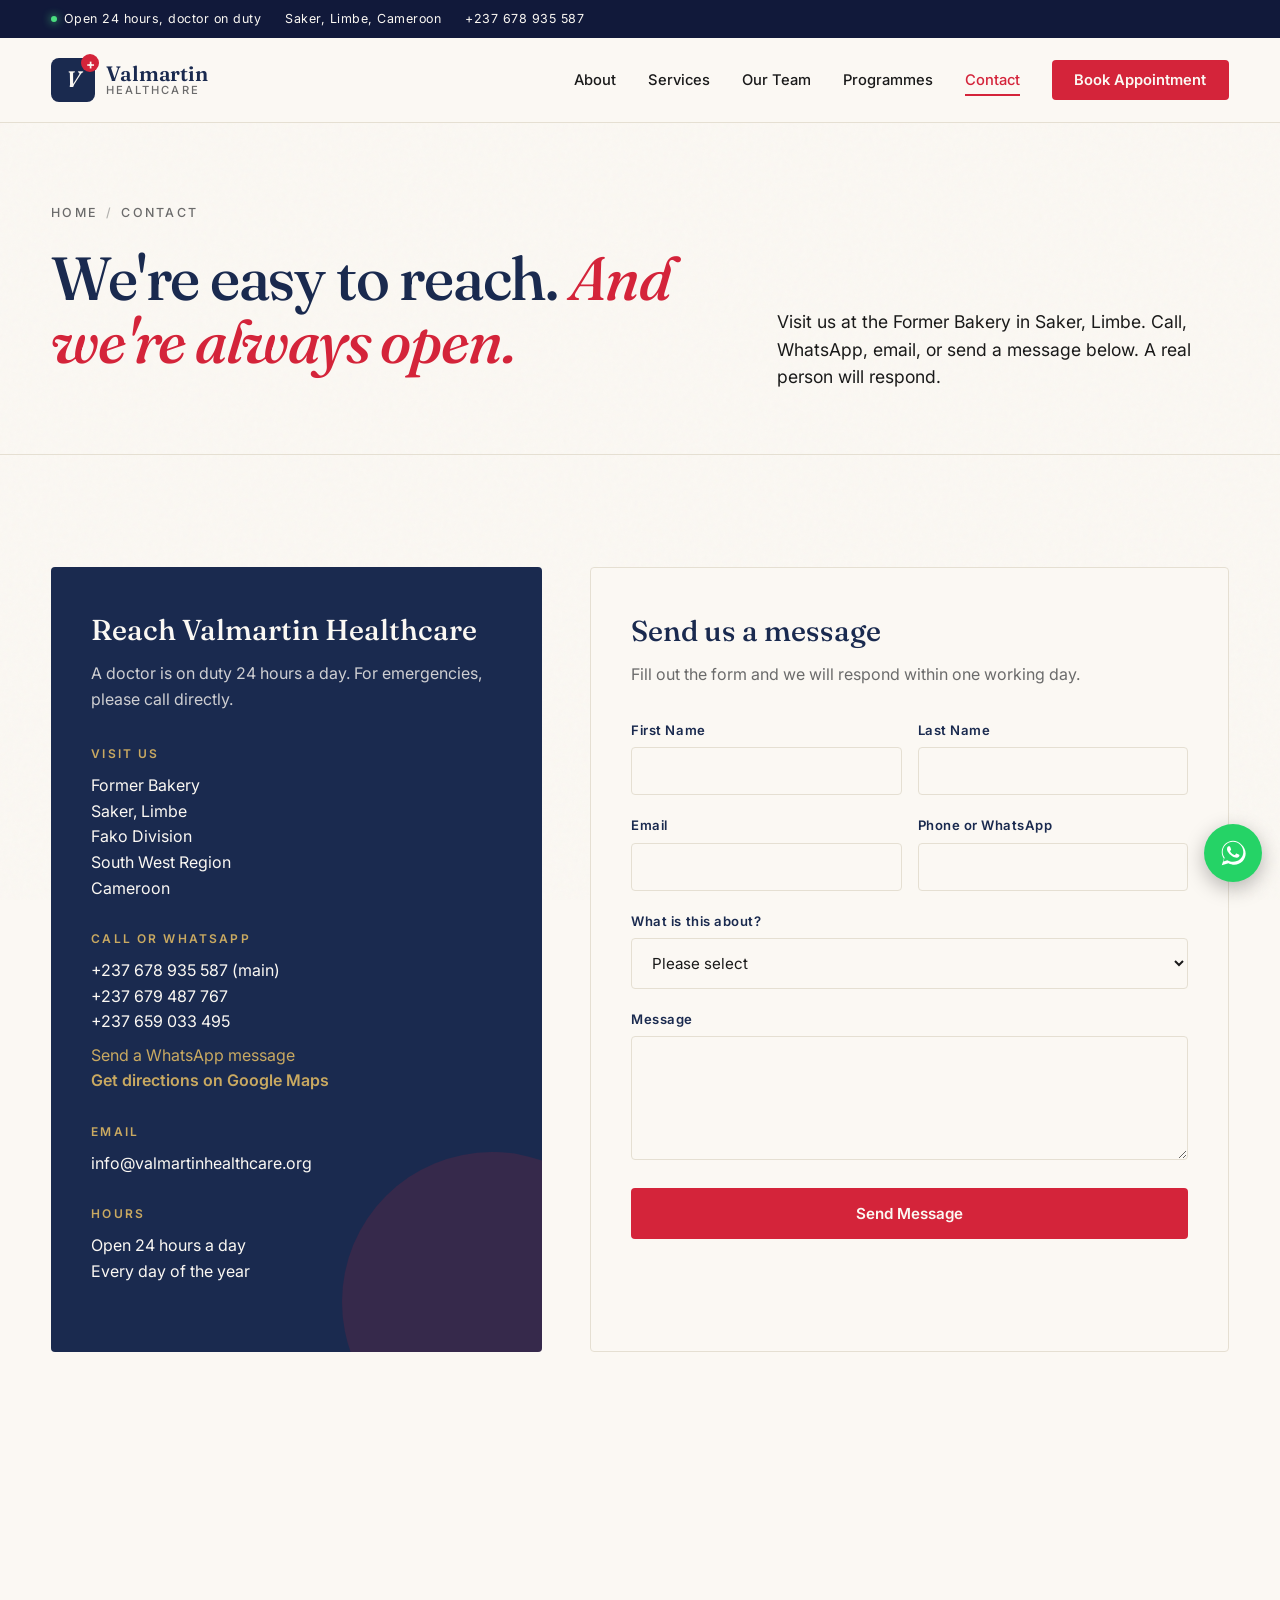
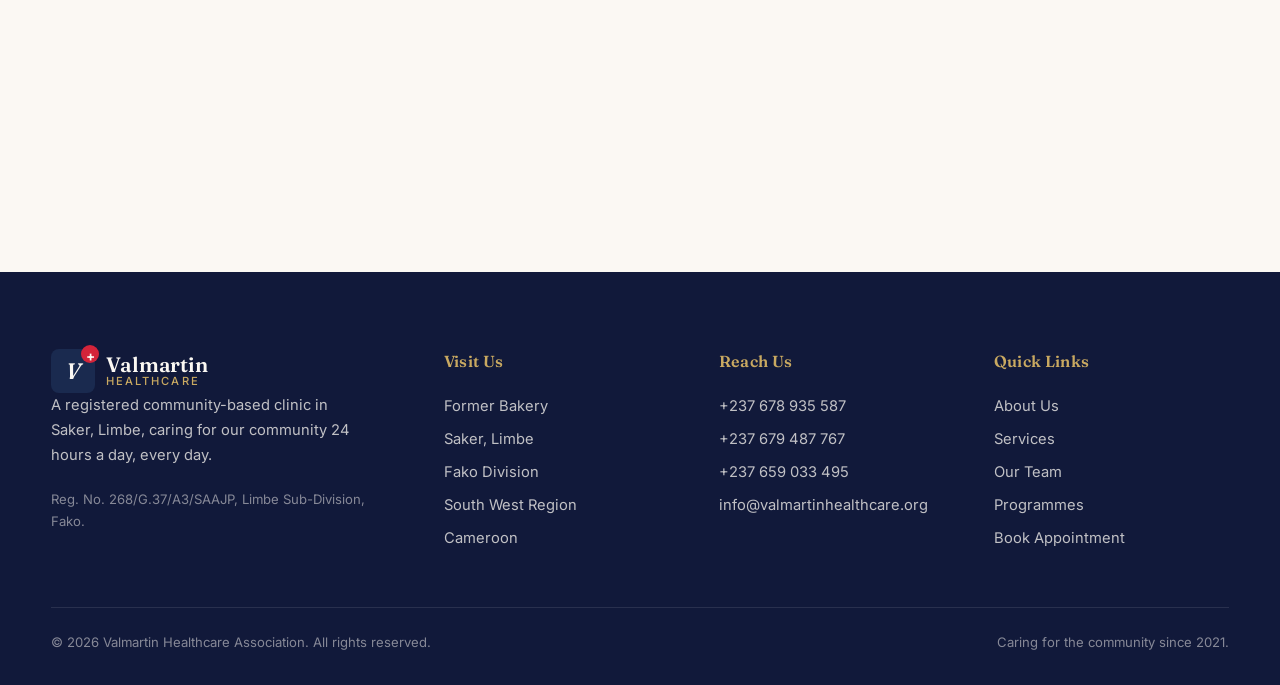
<file: contact.html>
<!DOCTYPE html>
<html lang="en">
<head>
<meta charset="UTF-8">
<meta name="viewport" content="width=device-width, initial-scale=1.0">
<title>Contact | Valmartin Healthcare</title>
<meta name="description" content="Contact Valmartin Healthcare in Saker, Limbe, Cameroon. Visit, call, WhatsApp, or send a message. Open 24 hours, every day.">
<meta property="og:title" content="Contact | Valmartin Healthcare">
<meta property="og:description" content="Contact Valmartin Healthcare in Saker, Limbe, Cameroon. Visit, call, WhatsApp, or send a message. Open 24 hours, every day.">
<meta property="og:type" content="website">
<meta property="og:url" content="https://valmartinhealthcare.org/contact">
<link rel="canonical" href="https://valmartinhealthcare.org/contact.html">
<link rel="icon" href="data:image/svg+xml,%3Csvg xmlns=%27http://www.w3.org/2000/svg%27 viewBox=%270 0 64 64%27%3E%3Crect width=%2764%27 height=%2764%27 rx=%2714%27 fill=%27%231a2a4f%27/%3E%3Ctext x=%2732%27 y=%2744%27 font-family=%27Georgia,serif%27 font-size=%2736%27 font-weight=%27bold%27 fill=%27%23fbf8f3%27 text-anchor=%27middle%27%3EV%3C/text%3E%3Ccircle cx=%2750%27 cy=%2714%27 r=%276%27 fill=%27%23d4243a%27/%3E%3C/svg%3E">
<meta name="theme-color" content="#1a2a4f">
<meta name="twitter:card" content="summary">
<link rel="preconnect" href="https://fonts.googleapis.com">
<link rel="preconnect" href="https://fonts.gstatic.com" crossorigin>
<link href="https://fonts.googleapis.com/css2?family=Fraunces:ital,opsz,wght@0,9..144,400;0,9..144,500;0,9..144,600;0,9..144,700;1,9..144,500&family=Inter:wght@300;400;500;600;700&display=swap" rel="stylesheet">
<link rel="stylesheet" href="assets/css/style.css">
</head>
<body>
<a class="skip-link" href="#main">Skip to main content</a>
<div class="topbar">
  <div class="topbar-left">
    <span><span class="dot"></span> Open 24 hours, doctor on duty</span>
    <span>Saker, Limbe, Cameroon</span>
    <span>+237 678 935 587</span>
  </div>
</div>

<nav class="nav">
  <a href="index.html" class="logo">
    <div class="logo-mark">V</div>
    <div class="logo-text">
      <span class="name">Valmartin</span>
      <span class="sub">Healthcare</span>
    </div>
  </a>
  <ul class="nav-links">
    <li><a href="about.html">About</a></li>
    <li><a href="services.html">Services</a></li>
    <li><a href="team.html">Our Team</a></li>
    <li><a href="programmes.html">Programmes</a></li>
    <li><a href="contact.html" class="active">Contact</a></li>
    <li><a href="book.html" class="nav-cta">Book Appointment</a></li>
  </ul>
  <button class="menu-toggle" aria-label="Menu">
    <span></span><span></span><span></span>
  </button>
</nav>

<div class="mobile-nav">
  <button class="mobile-nav-close" aria-label="Close menu">&times;</button>
  <a href="index.html">Home</a>
  <a href="about.html">About</a>
  <a href="services.html">Services</a>
  <a href="team.html">Our Team</a>
  <a href="programmes.html">Programmes</a>
  <a href="contact.html">Contact</a>
  <a href="book.html">Book Appointment</a>
</div>
<main id="main">
<section class="page-hero">
  <div class="page-hero-inner">
    <div>
      <div class="breadcrumb">
        <a href="index.html">Home</a><span class="sep">/</span>Contact
      </div>
      <h1>We're easy to reach. <em>And we're always open.</em></h1>
    </div>
    <p>Visit us at the Former Bakery in Saker, Limbe. Call, WhatsApp, email, or send a message below. A real person will respond.</p>
  </div>
</section>

<section class="section">
  <div class="section-inner">
    <div class="contact-grid">

      <div class="contact-info">
        <h3>Reach Valmartin Healthcare</h3>
        <p>A doctor is on duty 24 hours a day. For emergencies, please call directly.</p>

        <div class="contact-block">
          <h5>Visit Us</h5>
          <p>Former Bakery<br>Saker, Limbe<br>Fako Division<br>South West Region<br>Cameroon</p>
        </div>

        <div class="contact-block">
          <h5>Call or WhatsApp</h5>
          <a href="tel:+237678935587">+237 678 935 587 (main)</a>
          <a href="tel:+237679487767">+237 679 487 767</a>
          <a href="tel:+237659033495">+237 659 033 495</a>
          <a href="https://wa.me/237678935587" style="color: var(--gold); margin-top: 0.5rem;">Send a WhatsApp message</a>
          <a href="https://www.google.com/maps/search/?api=1&amp;query=Valmartin+Healthcare+Saker+Limbe+Cameroon" target="_blank" rel="noopener" style="color: var(--gold); font-weight: 600;">Get directions on Google Maps</a>
        </div>

        <div class="contact-block">
          <h5>Email</h5>
          <a href="mailto:info@valmartinhealthcare.org">info@valmartinhealthcare.org</a>
        </div>

        <div class="contact-block">
          <h5>Hours</h5>
          <p>Open 24 hours a day<br>Every day of the year</p>
        </div>
      </div>

      <form class="contact-form" name="contact" method="POST" action="/thanks.html" data-netlify="true" netlify-honeypot="bot-field">
        <input type="hidden" name="form-name" value="contact">
        <p style="display:none;"><label>Don't fill this out: <input name="bot-field"></label></p>

        <h3>Send us a message</h3>
        <p>Fill out the form and we will respond within one working day.</p>

        <div class="form-row">
          <div class="form-group">
            <label for="first_name">First Name</label>
            <input type="text" id="first_name" name="first_name" required>
          </div>
          <div class="form-group">
            <label for="last_name">Last Name</label>
            <input type="text" id="last_name" name="last_name" required>
          </div>
        </div>

        <div class="form-row">
          <div class="form-group">
            <label for="email">Email</label>
            <input type="email" id="email" name="email" required>
          </div>
          <div class="form-group">
            <label for="phone">Phone or WhatsApp</label>
            <input type="tel" id="phone" name="phone">
          </div>
        </div>

        <div class="form-group">
          <label for="reason">What is this about?</label>
          <select id="reason" name="reason" required>
            <option value="">Please select</option>
            <option value="appointment">I want to book an appointment</option>
            <option value="services">Question about services or pricing</option>
            <option value="partnership">Partnership or NGO collaboration</option>
            <option value="grant">Grant or donor enquiry</option>
            <option value="career">Career or job enquiry</option>
            <option value="media">Media enquiry</option>
            <option value="other">Other</option>
          </select>
        </div>

        <div class="form-group">
          <label for="message">Message</label>
          <textarea id="message" name="message" rows="5" required></textarea>
        </div>

        <button type="submit" class="form-submit">Send Message</button>
      </form>

    </div>
  </div>
</section>

<section class="map-section">
  <iframe class="map-embed"
    src="https://www.openstreetmap.org/export/embed.html?bbox=9.190%2C4.020%2C9.230%2C4.045&amp;layer=mapnik&amp;marker=4.0327%2C9.2092"
    loading="lazy"
    referrerpolicy="no-referrer-when-downgrade"
    title="Map of Valmartin Healthcare, Saker, Limbe">
  </iframe>
</section>
</main>
<footer class="footer">
  <div class="footer-grid">
    <div class="footer-col footer-brand">
      <a href="index.html" class="logo">
        <div class="logo-mark">V</div>
        <div class="logo-text">
          <span class="name">Valmartin</span>
          <span class="sub">Healthcare</span>
        </div>
      </a>
      <p>A registered community-based clinic in Saker, Limbe, caring for our community 24 hours a day, every day.</p>
      <p style="font-size:0.82rem; color: rgba(251,248,243,0.5);">Reg. No. 268/G.37/A3/SAAJP, Limbe Sub-Division, Fako.</p>
    </div>
    <div class="footer-col">
      <h5>Visit Us</h5>
      <ul>
        <li>Former Bakery</li>
        <li>Saker, Limbe</li>
        <li>Fako Division</li>
        <li>South West Region</li>
        <li>Cameroon</li>
      </ul>
    </div>
    <div class="footer-col">
      <h5>Reach Us</h5>
      <ul>
        <li><a href="tel:+237678935587">+237 678 935 587</a></li>
        <li><a href="tel:+237679487767">+237 679 487 767</a></li>
        <li><a href="tel:+237659033495">+237 659 033 495</a></li>
        <li><a href="mailto:info@valmartinhealthcare.org">info@valmartinhealthcare.org</a></li>
      </ul>
    </div>
    <div class="footer-col">
      <h5>Quick Links</h5>
      <ul>
        <li><a href="about.html">About Us</a></li>
        <li><a href="services.html">Services</a></li>
        <li><a href="team.html">Our Team</a></li>
        <li><a href="programmes.html">Programmes</a></li>
        <li><a href="book.html">Book Appointment</a></li>
      </ul>
    </div>
  </div>
  <div class="footer-bottom">
    <span>&copy; 2026 Valmartin Healthcare Association. All rights reserved.</span>
    <span>Caring for the community since 2021.</span>
  </div>
</footer>

<a href="https://wa.me/237678935587?text=Hello%20Valmartin%20Healthcare%2C%20I%20would%20like%20to%20ask%20about%20your%20services." class="wa-float" aria-label="Chat with us on WhatsApp" target="_blank" rel="noopener">
  <svg width="30" height="30" viewBox="0 0 32 32" fill="currentColor" aria-hidden="true"><path d="M16 3C9.4 3 4 8.4 4 15c0 2.6.8 5 2.3 7L4 29l7.2-2.2c1.9 1 4 1.6 6.3 1.6h0c6.6 0 12-5.4 12-12S22.6 3 16 3zm0 22.4c-2 0-3.9-.5-5.6-1.5l-.4-.2-4.2 1.3 1.3-4.1-.3-.4C5.6 18.9 5 17 5 15 5 9 9.9 4 16 4s11 4.9 11 11-4.9 10.4-11 10.4zm6-7.8c-.3-.2-1.9-1-2.2-1.1-.3-.1-.5-.2-.7.2s-.8 1.1-1 1.3c-.2.2-.4.2-.7.1-.3-.2-1.4-.5-2.6-1.6-1-.9-1.6-1.9-1.8-2.2-.2-.3 0-.5.1-.7l.5-.6c.2-.2.2-.3.3-.6.1-.2 0-.4 0-.6-.1-.2-.7-1.8-1-2.4-.3-.6-.5-.5-.7-.6h-.6c-.2 0-.6.1-.9.4-.3.3-1.1 1.1-1.1 2.7s1.2 3.2 1.3 3.4c.2.2 2.3 3.5 5.6 4.9.8.3 1.4.5 1.9.7.8.2 1.5.2 2 .1.6-.1 1.9-.8 2.2-1.5.3-.7.3-1.4.2-1.5-.1-.2-.3-.2-.6-.4z"/></svg>
</a>
<script src="assets/js/main.js"></script>
</body>
</html>
</file>
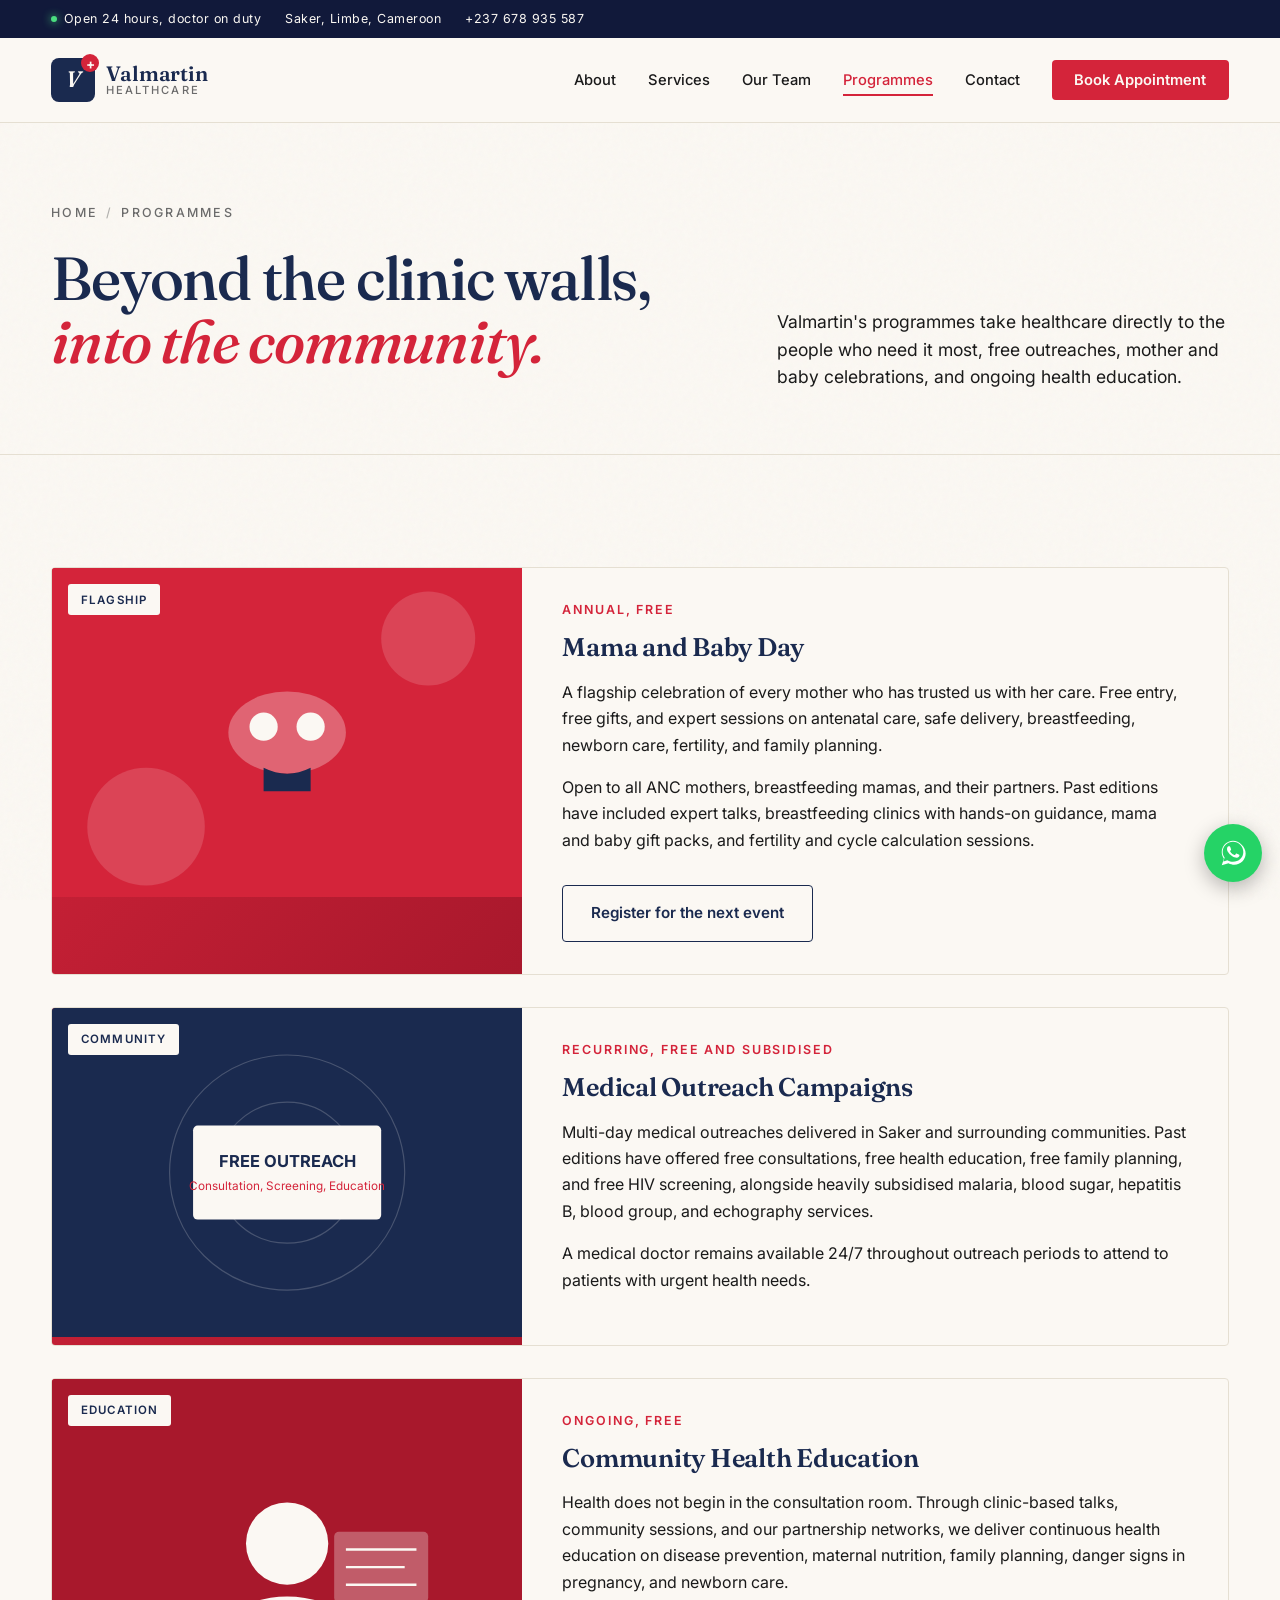
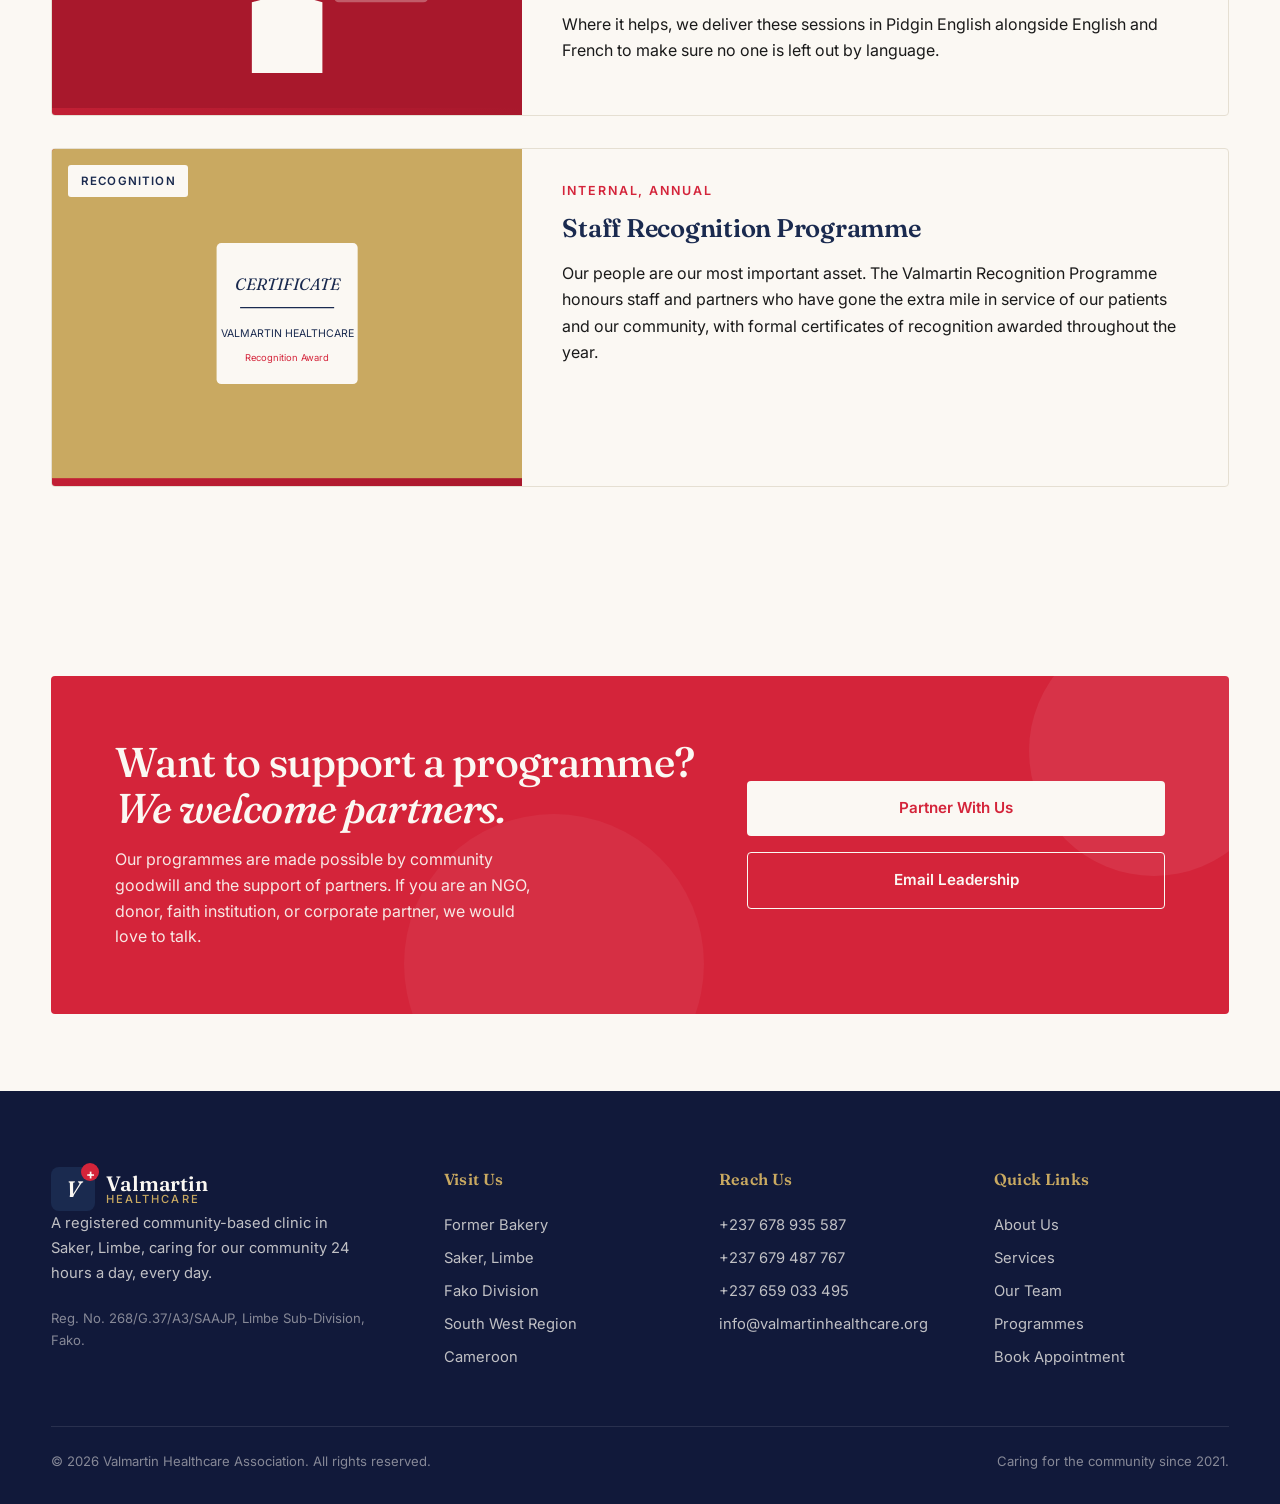
<file: programmes.html>
<!DOCTYPE html>
<html lang="en">
<head>
<meta charset="UTF-8">
<meta name="viewport" content="width=device-width, initial-scale=1.0">
<title>Programmes | Valmartin Healthcare</title>
<meta name="description" content="Valmartin Healthcare programmes: Mama and Baby Day, free medical outreaches, community health education, and staff recognition.">
<meta property="og:title" content="Programmes | Valmartin Healthcare">
<meta property="og:description" content="Valmartin Healthcare programmes: Mama and Baby Day, free medical outreaches, community health education, and staff recognition.">
<meta property="og:type" content="website">
<meta property="og:url" content="https://valmartinhealthcare.org/programmes">
<link rel="canonical" href="https://valmartinhealthcare.org/programmes.html">
<link rel="icon" href="data:image/svg+xml,%3Csvg xmlns=%27http://www.w3.org/2000/svg%27 viewBox=%270 0 64 64%27%3E%3Crect width=%2764%27 height=%2764%27 rx=%2714%27 fill=%27%231a2a4f%27/%3E%3Ctext x=%2732%27 y=%2744%27 font-family=%27Georgia,serif%27 font-size=%2736%27 font-weight=%27bold%27 fill=%27%23fbf8f3%27 text-anchor=%27middle%27%3EV%3C/text%3E%3Ccircle cx=%2750%27 cy=%2714%27 r=%276%27 fill=%27%23d4243a%27/%3E%3C/svg%3E">
<meta name="theme-color" content="#1a2a4f">
<meta name="twitter:card" content="summary">
<link rel="preconnect" href="https://fonts.googleapis.com">
<link rel="preconnect" href="https://fonts.gstatic.com" crossorigin>
<link href="https://fonts.googleapis.com/css2?family=Fraunces:ital,opsz,wght@0,9..144,400;0,9..144,500;0,9..144,600;0,9..144,700;1,9..144,500&family=Inter:wght@300;400;500;600;700&display=swap" rel="stylesheet">
<link rel="stylesheet" href="assets/css/style.css">
</head>
<body>
<a class="skip-link" href="#main">Skip to main content</a>
<div class="topbar">
  <div class="topbar-left">
    <span><span class="dot"></span> Open 24 hours, doctor on duty</span>
    <span>Saker, Limbe, Cameroon</span>
    <span>+237 678 935 587</span>
  </div>
</div>

<nav class="nav">
  <a href="index.html" class="logo">
    <div class="logo-mark">V</div>
    <div class="logo-text">
      <span class="name">Valmartin</span>
      <span class="sub">Healthcare</span>
    </div>
  </a>
  <ul class="nav-links">
    <li><a href="about.html">About</a></li>
    <li><a href="services.html">Services</a></li>
    <li><a href="team.html">Our Team</a></li>
    <li><a href="programmes.html" class="active">Programmes</a></li>
    <li><a href="contact.html">Contact</a></li>
    <li><a href="book.html" class="nav-cta">Book Appointment</a></li>
  </ul>
  <button class="menu-toggle" aria-label="Menu">
    <span></span><span></span><span></span>
  </button>
</nav>

<div class="mobile-nav">
  <button class="mobile-nav-close" aria-label="Close menu">&times;</button>
  <a href="index.html">Home</a>
  <a href="about.html">About</a>
  <a href="services.html">Services</a>
  <a href="team.html">Our Team</a>
  <a href="programmes.html">Programmes</a>
  <a href="contact.html">Contact</a>
  <a href="book.html">Book Appointment</a>
</div>
<main id="main">
<section class="page-hero">
  <div class="page-hero-inner">
    <div>
      <div class="breadcrumb">
        <a href="index.html">Home</a><span class="sep">/</span>Programmes
      </div>
      <h1>Beyond the clinic walls, <em>into the community.</em></h1>
    </div>
    <p>Valmartin's programmes take healthcare directly to the people who need it most, free outreaches, mother and baby celebrations, and ongoing health education.</p>
  </div>
</section>

<section class="section">
  <div class="section-inner">
    <div class="programmes-list">

      <article class="programme-card">
        <div class="programme-card-image" data-tag="Flagship">
          <svg viewBox="0 0 400 280" xmlns="http://www.w3.org/2000/svg">
            <rect width="400" height="280" fill="#d4243a"/>
            <circle cx="320" cy="60" r="40" fill="#fbf8f3" opacity="0.15"/>
            <circle cx="80" cy="220" r="50" fill="#fbf8f3" opacity="0.15"/>
            <g transform="translate(140, 100)" fill="#fbf8f3">
              <ellipse cx="60" cy="40" rx="50" ry="35" opacity="0.3"/>
              <circle cx="40" cy="35" r="12"/>
              <circle cx="80" cy="35" r="12"/>
              <path d="M 40 70 Q 60 80 80 70 L 80 90 L 40 90 Z" fill="#1a2a4f"/>
            </g>
          </svg>
        </div>
        <div class="programme-card-body">
          <div class="meta">Annual, Free</div>
          <h3>Mama and Baby Day</h3>
          <p>A flagship celebration of every mother who has trusted us with her care. Free entry, free gifts, and expert sessions on antenatal care, safe delivery, breastfeeding, newborn care, fertility, and family planning.</p>
          <p>Open to all ANC mothers, breastfeeding mamas, and their partners. Past editions have included expert talks, breastfeeding clinics with hands-on guidance, mama and baby gift packs, and fertility and cycle calculation sessions.</p>
          <a href="contact.html" class="btn btn-secondary" style="margin-top: 1rem;">Register for the next event</a>
        </div>
      </article>

      <article class="programme-card">
        <div class="programme-card-image" data-tag="Community">
          <svg viewBox="0 0 400 280" xmlns="http://www.w3.org/2000/svg">
            <rect width="400" height="280" fill="#1a2a4f"/>
            <g opacity="0.2" stroke="#fbf8f3" stroke-width="1" fill="none">
              <circle cx="200" cy="140" r="60"/>
              <circle cx="200" cy="140" r="100"/>
            </g>
            <g transform="translate(120, 100)">
              <rect x="0" y="0" width="160" height="80" rx="4" fill="#fbf8f3"/>
              <text x="80" y="35" font-family="Inter, sans-serif" font-size="14" font-weight="700" fill="#1a2a4f" text-anchor="middle">FREE OUTREACH</text>
              <text x="80" y="55" font-family="Inter, sans-serif" font-size="10" fill="#d4243a" text-anchor="middle">Consultation, Screening, Education</text>
            </g>
          </svg>
        </div>
        <div class="programme-card-body">
          <div class="meta">Recurring, Free and Subsidised</div>
          <h3>Medical Outreach Campaigns</h3>
          <p>Multi-day medical outreaches delivered in Saker and surrounding communities. Past editions have offered free consultations, free health education, free family planning, and free HIV screening, alongside heavily subsidised malaria, blood sugar, hepatitis B, blood group, and echography services.</p>
          <p>A medical doctor remains available 24/7 throughout outreach periods to attend to patients with urgent health needs.</p>
        </div>
      </article>

      <article class="programme-card">
        <div class="programme-card-image" data-tag="Education">
          <svg viewBox="0 0 400 280" xmlns="http://www.w3.org/2000/svg">
            <rect width="400" height="280" fill="#a8182c"/>
            <g transform="translate(140, 90)" fill="#fbf8f3">
              <circle cx="60" cy="50" r="35"/>
              <path d="M 30 100 Q 60 90 90 100 L 90 160 L 30 160 Z"/>
              <rect x="100" y="40" width="80" height="60" fill="#fbf8f3" opacity="0.3" rx="4"/>
              <line x1="110" y1="55" x2="170" y2="55" stroke="#fbf8f3" stroke-width="2"/>
              <line x1="110" y1="70" x2="160" y2="70" stroke="#fbf8f3" stroke-width="2"/>
              <line x1="110" y1="85" x2="170" y2="85" stroke="#fbf8f3" stroke-width="2"/>
            </g>
          </svg>
        </div>
        <div class="programme-card-body">
          <div class="meta">Ongoing, Free</div>
          <h3>Community Health Education</h3>
          <p>Health does not begin in the consultation room. Through clinic-based talks, community sessions, and our partnership networks, we deliver continuous health education on disease prevention, maternal nutrition, family planning, danger signs in pregnancy, and newborn care.</p>
          <p>Where it helps, we deliver these sessions in Pidgin English alongside English and French to make sure no one is left out by language.</p>
        </div>
      </article>

      <article class="programme-card">
        <div class="programme-card-image" data-tag="Recognition">
          <svg viewBox="0 0 400 280" xmlns="http://www.w3.org/2000/svg">
            <rect width="400" height="280" fill="#c9a961"/>
            <g transform="translate(140, 80)" fill="#fbf8f3">
              <rect x="0" y="0" width="120" height="120" rx="4"/>
              <text x="60" y="40" font-family="Fraunces, serif" font-style="italic" font-size="14" fill="#1a2a4f" text-anchor="middle">CERTIFICATE</text>
              <line x1="20" y1="55" x2="100" y2="55" stroke="#1a2a4f" stroke-width="1"/>
              <text x="60" y="80" font-family="Inter, sans-serif" font-size="9" fill="#1a2a4f" text-anchor="middle">VALMARTIN HEALTHCARE</text>
              <text x="60" y="100" font-family="Inter, sans-serif" font-size="8" fill="#d4243a" text-anchor="middle">Recognition Award</text>
            </g>
          </svg>
        </div>
        <div class="programme-card-body">
          <div class="meta">Internal, Annual</div>
          <h3>Staff Recognition Programme</h3>
          <p>Our people are our most important asset. The Valmartin Recognition Programme honours staff and partners who have gone the extra mile in service of our patients and our community, with formal certificates of recognition awarded throughout the year.</p>
        </div>
      </article>

    </div>
  </div>
</section>

<section class="cta-band">
  <div class="cta-inner">
    <div class="cta-content">
      <h2>Want to support a programme? <em>We welcome partners.</em></h2>
      <p>Our programmes are made possible by community goodwill and the support of partners. If you are an NGO, donor, faith institution, or corporate partner, we would love to talk.</p>
    </div>
    <div class="cta-actions">
      <a href="contact.html" class="btn">Partner With Us</a>
      <a href="mailto:info@valmartinhealthcare.org" class="btn btn-outline">Email Leadership</a>
    </div>
  </div>
</section>
</main>
<footer class="footer">
  <div class="footer-grid">
    <div class="footer-col footer-brand">
      <a href="index.html" class="logo">
        <div class="logo-mark">V</div>
        <div class="logo-text">
          <span class="name">Valmartin</span>
          <span class="sub">Healthcare</span>
        </div>
      </a>
      <p>A registered community-based clinic in Saker, Limbe, caring for our community 24 hours a day, every day.</p>
      <p style="font-size:0.82rem; color: rgba(251,248,243,0.5);">Reg. No. 268/G.37/A3/SAAJP, Limbe Sub-Division, Fako.</p>
    </div>
    <div class="footer-col">
      <h5>Visit Us</h5>
      <ul>
        <li>Former Bakery</li>
        <li>Saker, Limbe</li>
        <li>Fako Division</li>
        <li>South West Region</li>
        <li>Cameroon</li>
      </ul>
    </div>
    <div class="footer-col">
      <h5>Reach Us</h5>
      <ul>
        <li><a href="tel:+237678935587">+237 678 935 587</a></li>
        <li><a href="tel:+237679487767">+237 679 487 767</a></li>
        <li><a href="tel:+237659033495">+237 659 033 495</a></li>
        <li><a href="mailto:info@valmartinhealthcare.org">info@valmartinhealthcare.org</a></li>
      </ul>
    </div>
    <div class="footer-col">
      <h5>Quick Links</h5>
      <ul>
        <li><a href="about.html">About Us</a></li>
        <li><a href="services.html">Services</a></li>
        <li><a href="team.html">Our Team</a></li>
        <li><a href="programmes.html">Programmes</a></li>
        <li><a href="book.html">Book Appointment</a></li>
      </ul>
    </div>
  </div>
  <div class="footer-bottom">
    <span>&copy; 2026 Valmartin Healthcare Association. All rights reserved.</span>
    <span>Caring for the community since 2021.</span>
  </div>
</footer>

<a href="https://wa.me/237678935587?text=Hello%20Valmartin%20Healthcare%2C%20I%20would%20like%20to%20ask%20about%20your%20services." class="wa-float" aria-label="Chat with us on WhatsApp" target="_blank" rel="noopener">
  <svg width="30" height="30" viewBox="0 0 32 32" fill="currentColor" aria-hidden="true"><path d="M16 3C9.4 3 4 8.4 4 15c0 2.6.8 5 2.3 7L4 29l7.2-2.2c1.9 1 4 1.6 6.3 1.6h0c6.6 0 12-5.4 12-12S22.6 3 16 3zm0 22.4c-2 0-3.9-.5-5.6-1.5l-.4-.2-4.2 1.3 1.3-4.1-.3-.4C5.6 18.9 5 17 5 15 5 9 9.9 4 16 4s11 4.9 11 11-4.9 10.4-11 10.4zm6-7.8c-.3-.2-1.9-1-2.2-1.1-.3-.1-.5-.2-.7.2s-.8 1.1-1 1.3c-.2.2-.4.2-.7.1-.3-.2-1.4-.5-2.6-1.6-1-.9-1.6-1.9-1.8-2.2-.2-.3 0-.5.1-.7l.5-.6c.2-.2.2-.3.3-.6.1-.2 0-.4 0-.6-.1-.2-.7-1.8-1-2.4-.3-.6-.5-.5-.7-.6h-.6c-.2 0-.6.1-.9.4-.3.3-1.1 1.1-1.1 2.7s1.2 3.2 1.3 3.4c.2.2 2.3 3.5 5.6 4.9.8.3 1.4.5 1.9.7.8.2 1.5.2 2 .1.6-.1 1.9-.8 2.2-1.5.3-.7.3-1.4.2-1.5-.1-.2-.3-.2-.6-.4z"/></svg>
</a>
<script src="assets/js/main.js"></script>
</body>
</html>
</file>
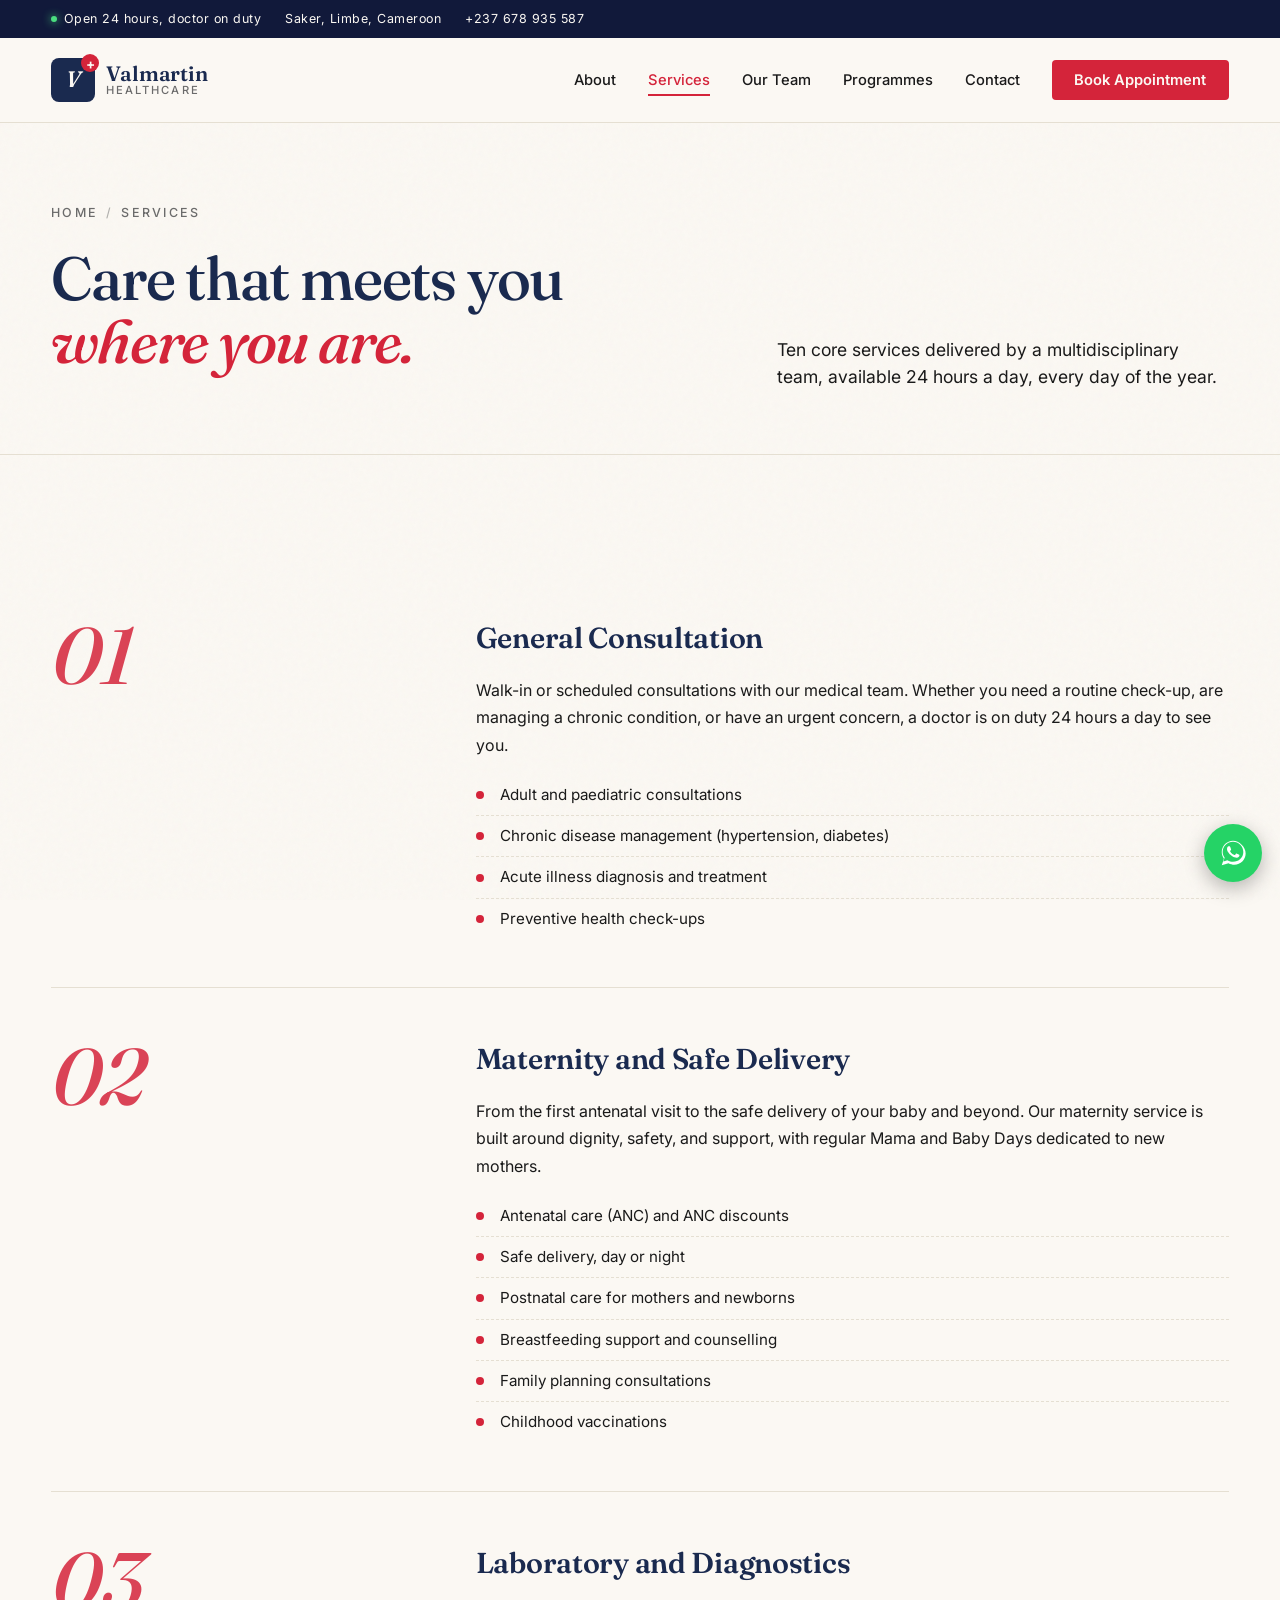
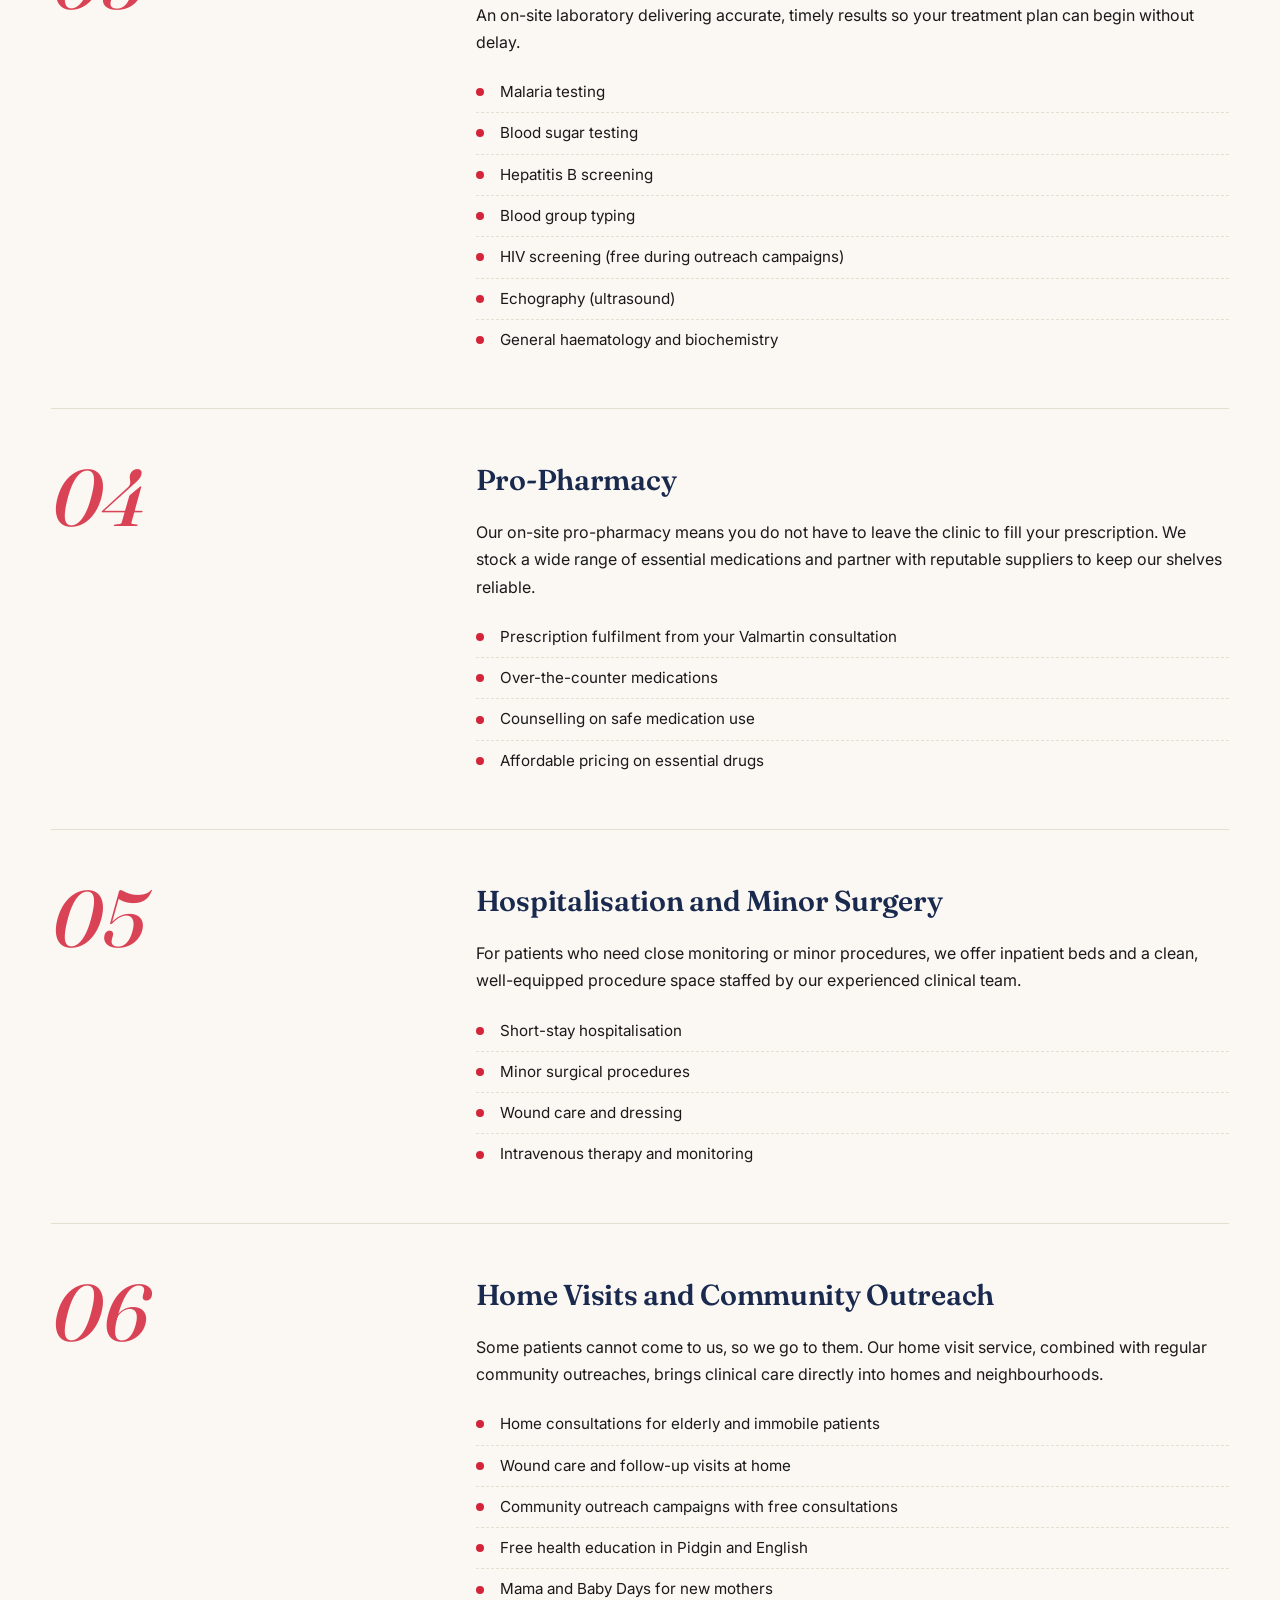
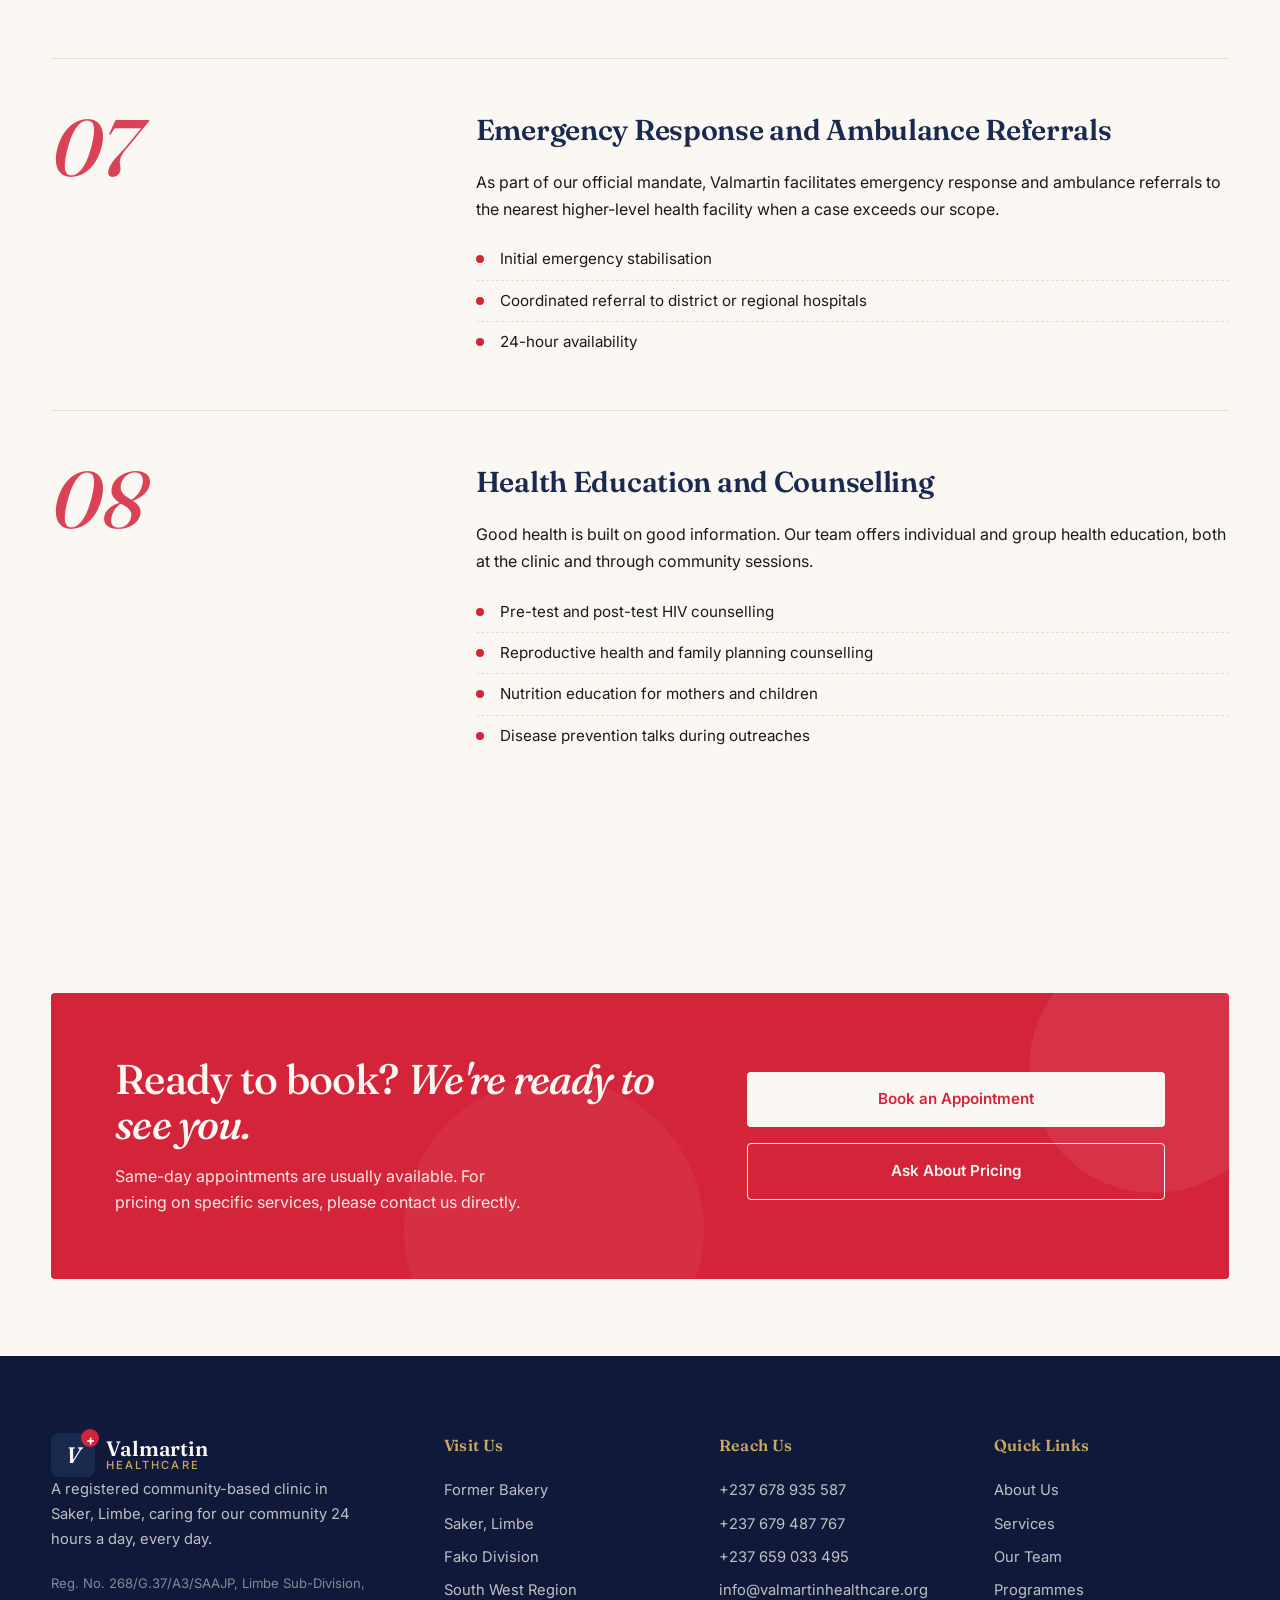
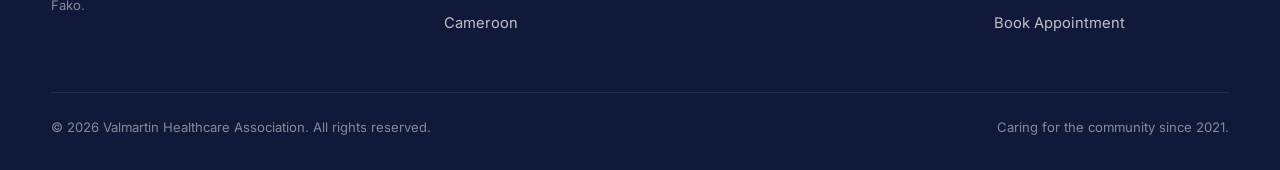
<file: services.html>
<!DOCTYPE html>
<html lang="en">
<head>
<meta charset="UTF-8">
<meta name="viewport" content="width=device-width, initial-scale=1.0">
<title>Services | Valmartin Healthcare</title>
<meta name="description" content="Services at Valmartin Healthcare: consultations, maternity, laboratory, pharmacy, hospitalisation, outreach, and emergency care, 24 hours a day.">
<meta property="og:title" content="Services | Valmartin Healthcare">
<meta property="og:description" content="Services at Valmartin Healthcare: consultations, maternity, laboratory, pharmacy, hospitalisation, outreach, and emergency care, 24 hours a day.">
<meta property="og:type" content="website">
<meta property="og:url" content="https://valmartinhealthcare.org/services">
<link rel="canonical" href="https://valmartinhealthcare.org/services.html">
<link rel="icon" href="data:image/svg+xml,%3Csvg xmlns=%27http://www.w3.org/2000/svg%27 viewBox=%270 0 64 64%27%3E%3Crect width=%2764%27 height=%2764%27 rx=%2714%27 fill=%27%231a2a4f%27/%3E%3Ctext x=%2732%27 y=%2744%27 font-family=%27Georgia,serif%27 font-size=%2736%27 font-weight=%27bold%27 fill=%27%23fbf8f3%27 text-anchor=%27middle%27%3EV%3C/text%3E%3Ccircle cx=%2750%27 cy=%2714%27 r=%276%27 fill=%27%23d4243a%27/%3E%3C/svg%3E">
<meta name="theme-color" content="#1a2a4f">
<meta name="twitter:card" content="summary">
<link rel="preconnect" href="https://fonts.googleapis.com">
<link rel="preconnect" href="https://fonts.gstatic.com" crossorigin>
<link href="https://fonts.googleapis.com/css2?family=Fraunces:ital,opsz,wght@0,9..144,400;0,9..144,500;0,9..144,600;0,9..144,700;1,9..144,500&family=Inter:wght@300;400;500;600;700&display=swap" rel="stylesheet">
<link rel="stylesheet" href="assets/css/style.css">
</head>
<body>
<a class="skip-link" href="#main">Skip to main content</a>
<div class="topbar">
  <div class="topbar-left">
    <span><span class="dot"></span> Open 24 hours, doctor on duty</span>
    <span>Saker, Limbe, Cameroon</span>
    <span>+237 678 935 587</span>
  </div>
</div>

<nav class="nav">
  <a href="index.html" class="logo">
    <div class="logo-mark">V</div>
    <div class="logo-text">
      <span class="name">Valmartin</span>
      <span class="sub">Healthcare</span>
    </div>
  </a>
  <ul class="nav-links">
    <li><a href="about.html">About</a></li>
    <li><a href="services.html" class="active">Services</a></li>
    <li><a href="team.html">Our Team</a></li>
    <li><a href="programmes.html">Programmes</a></li>
    <li><a href="contact.html">Contact</a></li>
    <li><a href="book.html" class="nav-cta">Book Appointment</a></li>
  </ul>
  <button class="menu-toggle" aria-label="Menu">
    <span></span><span></span><span></span>
  </button>
</nav>

<div class="mobile-nav">
  <button class="mobile-nav-close" aria-label="Close menu">&times;</button>
  <a href="index.html">Home</a>
  <a href="about.html">About</a>
  <a href="services.html">Services</a>
  <a href="team.html">Our Team</a>
  <a href="programmes.html">Programmes</a>
  <a href="contact.html">Contact</a>
  <a href="book.html">Book Appointment</a>
</div>
<main id="main">
<section class="page-hero">
  <div class="page-hero-inner">
    <div>
      <div class="breadcrumb">
        <a href="index.html">Home</a><span class="sep">/</span>Services
      </div>
      <h1>Care that meets you<br><em>where you are.</em></h1>
    </div>
    <p>Ten core services delivered by a multidisciplinary team, available 24 hours a day, every day of the year.</p>
  </div>
</section>

<section class="section">
  <div class="section-inner">
    <div class="service-detail" id="consultation">
      <div class="service-detail-num">01</div>
      <div>
        <h3>General Consultation</h3>
        <p>Walk-in or scheduled consultations with our medical team. Whether you need a routine check-up, are managing a chronic condition, or have an urgent concern, a doctor is on duty 24 hours a day to see you.</p>
        <ul>
          <li>Adult and paediatric consultations</li>
          <li>Chronic disease management (hypertension, diabetes)</li>
          <li>Acute illness diagnosis and treatment</li>
          <li>Preventive health check-ups</li>
        </ul>
      </div>
    </div>

    <div class="service-detail" id="maternity">
      <div class="service-detail-num">02</div>
      <div>
        <h3>Maternity and Safe Delivery</h3>
        <p>From the first antenatal visit to the safe delivery of your baby and beyond. Our maternity service is built around dignity, safety, and support, with regular Mama and Baby Days dedicated to new mothers.</p>
        <ul>
          <li>Antenatal care (ANC) and ANC discounts</li>
          <li>Safe delivery, day or night</li>
          <li>Postnatal care for mothers and newborns</li>
          <li>Breastfeeding support and counselling</li>
          <li>Family planning consultations</li>
          <li>Childhood vaccinations</li>
        </ul>
      </div>
    </div>

    <div class="service-detail" id="laboratory">
      <div class="service-detail-num">03</div>
      <div>
        <h3>Laboratory and Diagnostics</h3>
        <p>An on-site laboratory delivering accurate, timely results so your treatment plan can begin without delay.</p>
        <ul>
          <li>Malaria testing</li>
          <li>Blood sugar testing</li>
          <li>Hepatitis B screening</li>
          <li>Blood group typing</li>
          <li>HIV screening (free during outreach campaigns)</li>
          <li>Echography (ultrasound)</li>
          <li>General haematology and biochemistry</li>
        </ul>
      </div>
    </div>

    <div class="service-detail" id="pharmacy">
      <div class="service-detail-num">04</div>
      <div>
        <h3>Pro-Pharmacy</h3>
        <p>Our on-site pro-pharmacy means you do not have to leave the clinic to fill your prescription. We stock a wide range of essential medications and partner with reputable suppliers to keep our shelves reliable.</p>
        <ul>
          <li>Prescription fulfilment from your Valmartin consultation</li>
          <li>Over-the-counter medications</li>
          <li>Counselling on safe medication use</li>
          <li>Affordable pricing on essential drugs</li>
        </ul>
      </div>
    </div>

    <div class="service-detail" id="hospitalisation">
      <div class="service-detail-num">05</div>
      <div>
        <h3>Hospitalisation and Minor Surgery</h3>
        <p>For patients who need close monitoring or minor procedures, we offer inpatient beds and a clean, well-equipped procedure space staffed by our experienced clinical team.</p>
        <ul>
          <li>Short-stay hospitalisation</li>
          <li>Minor surgical procedures</li>
          <li>Wound care and dressing</li>
          <li>Intravenous therapy and monitoring</li>
        </ul>
      </div>
    </div>

    <div class="service-detail" id="outreach">
      <div class="service-detail-num">06</div>
      <div>
        <h3>Home Visits and Community Outreach</h3>
        <p>Some patients cannot come to us, so we go to them. Our home visit service, combined with regular community outreaches, brings clinical care directly into homes and neighbourhoods.</p>
        <ul>
          <li>Home consultations for elderly and immobile patients</li>
          <li>Wound care and follow-up visits at home</li>
          <li>Community outreach campaigns with free consultations</li>
          <li>Free health education in Pidgin and English</li>
          <li>Mama and Baby Days for new mothers</li>
        </ul>
      </div>
    </div>

    <div class="service-detail" id="emergency">
      <div class="service-detail-num">07</div>
      <div>
        <h3>Emergency Response and Ambulance Referrals</h3>
        <p>As part of our official mandate, Valmartin facilitates emergency response and ambulance referrals to the nearest higher-level health facility when a case exceeds our scope.</p>
        <ul>
          <li>Initial emergency stabilisation</li>
          <li>Coordinated referral to district or regional hospitals</li>
          <li>24-hour availability</li>
        </ul>
      </div>
    </div>

    <div class="service-detail" id="counselling">
      <div class="service-detail-num">08</div>
      <div>
        <h3>Health Education and Counselling</h3>
        <p>Good health is built on good information. Our team offers individual and group health education, both at the clinic and through community sessions.</p>
        <ul>
          <li>Pre-test and post-test HIV counselling</li>
          <li>Reproductive health and family planning counselling</li>
          <li>Nutrition education for mothers and children</li>
          <li>Disease prevention talks during outreaches</li>
        </ul>
      </div>
    </div>
  </div>
</section>

<section class="cta-band">
  <div class="cta-inner">
    <div class="cta-content">
      <h2>Ready to book? <em>We're ready to see you.</em></h2>
      <p>Same-day appointments are usually available. For pricing on specific services, please contact us directly.</p>
    </div>
    <div class="cta-actions">
      <a href="book.html" class="btn">Book an Appointment</a>
      <a href="contact.html" class="btn btn-outline">Ask About Pricing</a>
    </div>
  </div>
</section>
</main>
<footer class="footer">
  <div class="footer-grid">
    <div class="footer-col footer-brand">
      <a href="index.html" class="logo">
        <div class="logo-mark">V</div>
        <div class="logo-text">
          <span class="name">Valmartin</span>
          <span class="sub">Healthcare</span>
        </div>
      </a>
      <p>A registered community-based clinic in Saker, Limbe, caring for our community 24 hours a day, every day.</p>
      <p style="font-size:0.82rem; color: rgba(251,248,243,0.5);">Reg. No. 268/G.37/A3/SAAJP, Limbe Sub-Division, Fako.</p>
    </div>
    <div class="footer-col">
      <h5>Visit Us</h5>
      <ul>
        <li>Former Bakery</li>
        <li>Saker, Limbe</li>
        <li>Fako Division</li>
        <li>South West Region</li>
        <li>Cameroon</li>
      </ul>
    </div>
    <div class="footer-col">
      <h5>Reach Us</h5>
      <ul>
        <li><a href="tel:+237678935587">+237 678 935 587</a></li>
        <li><a href="tel:+237679487767">+237 679 487 767</a></li>
        <li><a href="tel:+237659033495">+237 659 033 495</a></li>
        <li><a href="mailto:info@valmartinhealthcare.org">info@valmartinhealthcare.org</a></li>
      </ul>
    </div>
    <div class="footer-col">
      <h5>Quick Links</h5>
      <ul>
        <li><a href="about.html">About Us</a></li>
        <li><a href="services.html">Services</a></li>
        <li><a href="team.html">Our Team</a></li>
        <li><a href="programmes.html">Programmes</a></li>
        <li><a href="book.html">Book Appointment</a></li>
      </ul>
    </div>
  </div>
  <div class="footer-bottom">
    <span>&copy; 2026 Valmartin Healthcare Association. All rights reserved.</span>
    <span>Caring for the community since 2021.</span>
  </div>
</footer>

<a href="https://wa.me/237678935587?text=Hello%20Valmartin%20Healthcare%2C%20I%20would%20like%20to%20ask%20about%20your%20services." class="wa-float" aria-label="Chat with us on WhatsApp" target="_blank" rel="noopener">
  <svg width="30" height="30" viewBox="0 0 32 32" fill="currentColor" aria-hidden="true"><path d="M16 3C9.4 3 4 8.4 4 15c0 2.6.8 5 2.3 7L4 29l7.2-2.2c1.9 1 4 1.6 6.3 1.6h0c6.6 0 12-5.4 12-12S22.6 3 16 3zm0 22.4c-2 0-3.9-.5-5.6-1.5l-.4-.2-4.2 1.3 1.3-4.1-.3-.4C5.6 18.9 5 17 5 15 5 9 9.9 4 16 4s11 4.9 11 11-4.9 10.4-11 10.4zm6-7.8c-.3-.2-1.9-1-2.2-1.1-.3-.1-.5-.2-.7.2s-.8 1.1-1 1.3c-.2.2-.4.2-.7.1-.3-.2-1.4-.5-2.6-1.6-1-.9-1.6-1.9-1.8-2.2-.2-.3 0-.5.1-.7l.5-.6c.2-.2.2-.3.3-.6.1-.2 0-.4 0-.6-.1-.2-.7-1.8-1-2.4-.3-.6-.5-.5-.7-.6h-.6c-.2 0-.6.1-.9.4-.3.3-1.1 1.1-1.1 2.7s1.2 3.2 1.3 3.4c.2.2 2.3 3.5 5.6 4.9.8.3 1.4.5 1.9.7.8.2 1.5.2 2 .1.6-.1 1.9-.8 2.2-1.5.3-.7.3-1.4.2-1.5-.1-.2-.3-.2-.6-.4z"/></svg>
</a>
<script src="assets/js/main.js"></script>
</body>
</html>
</file>
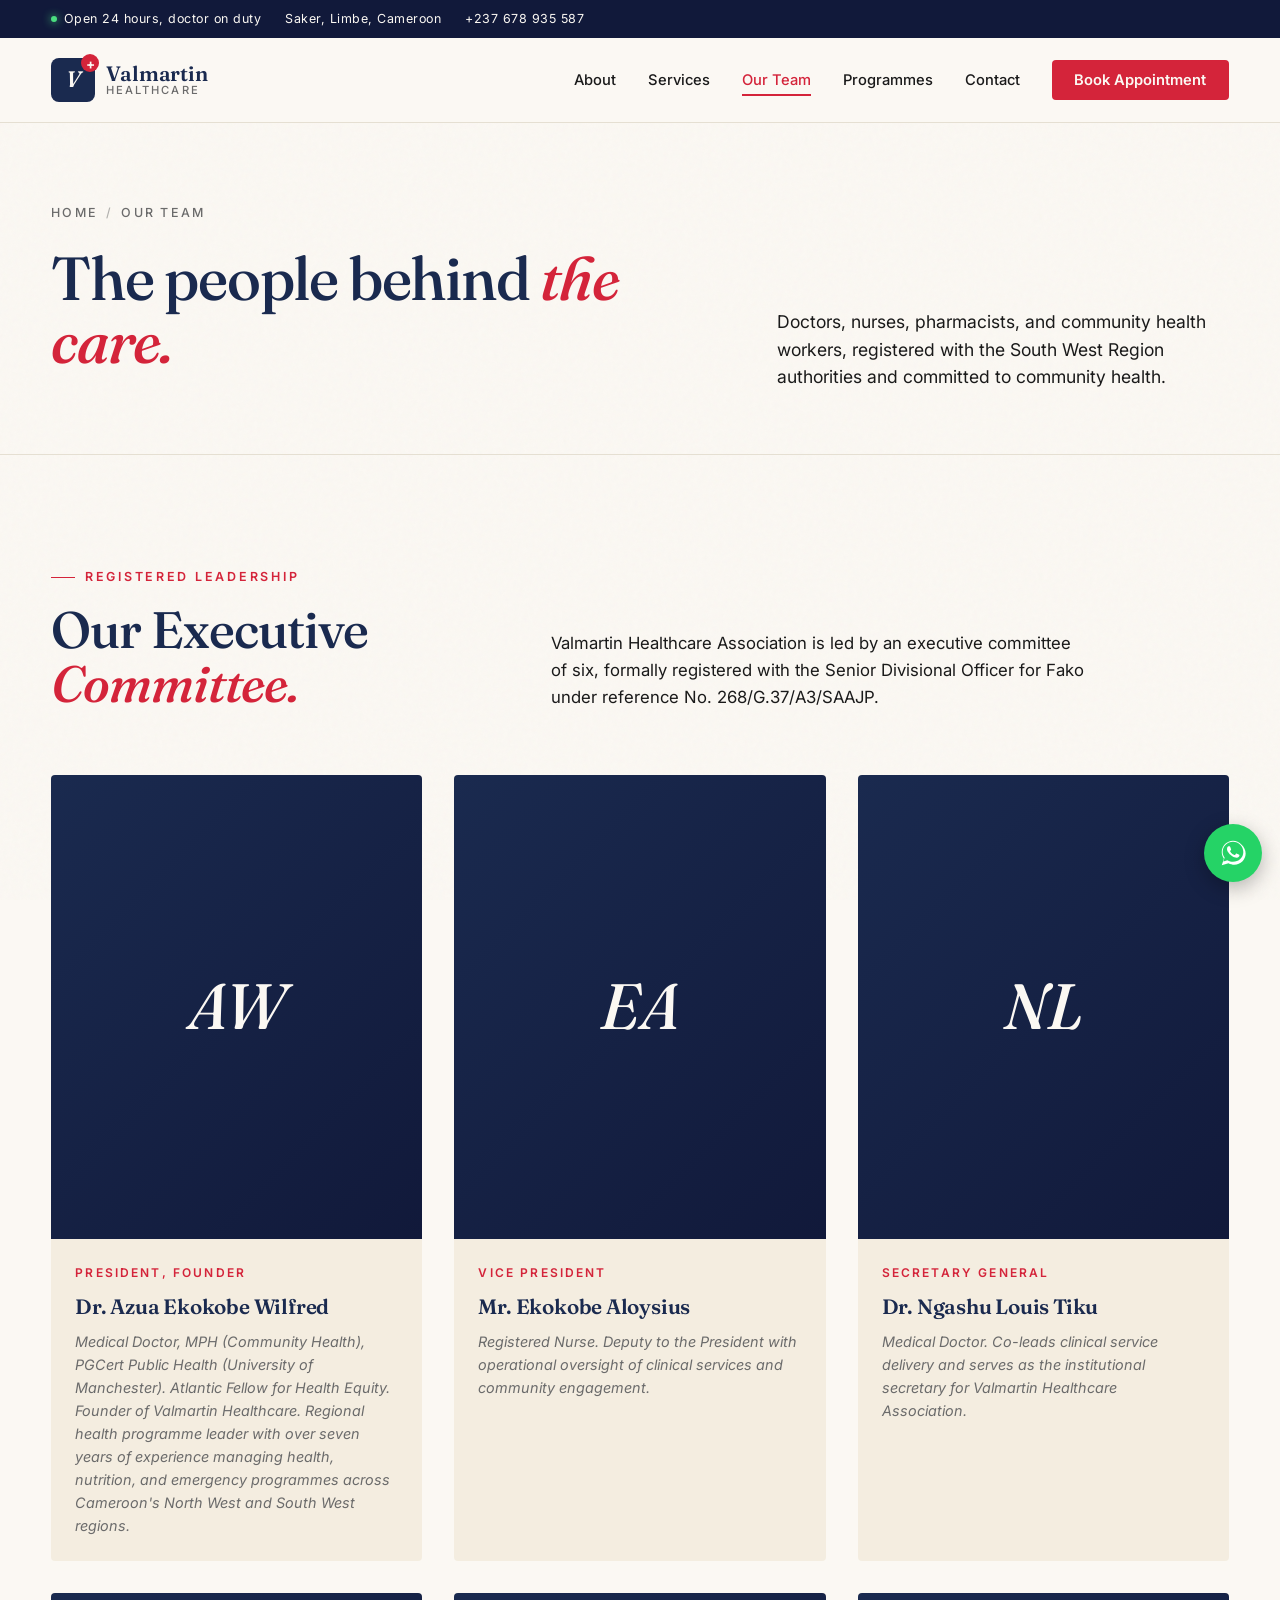
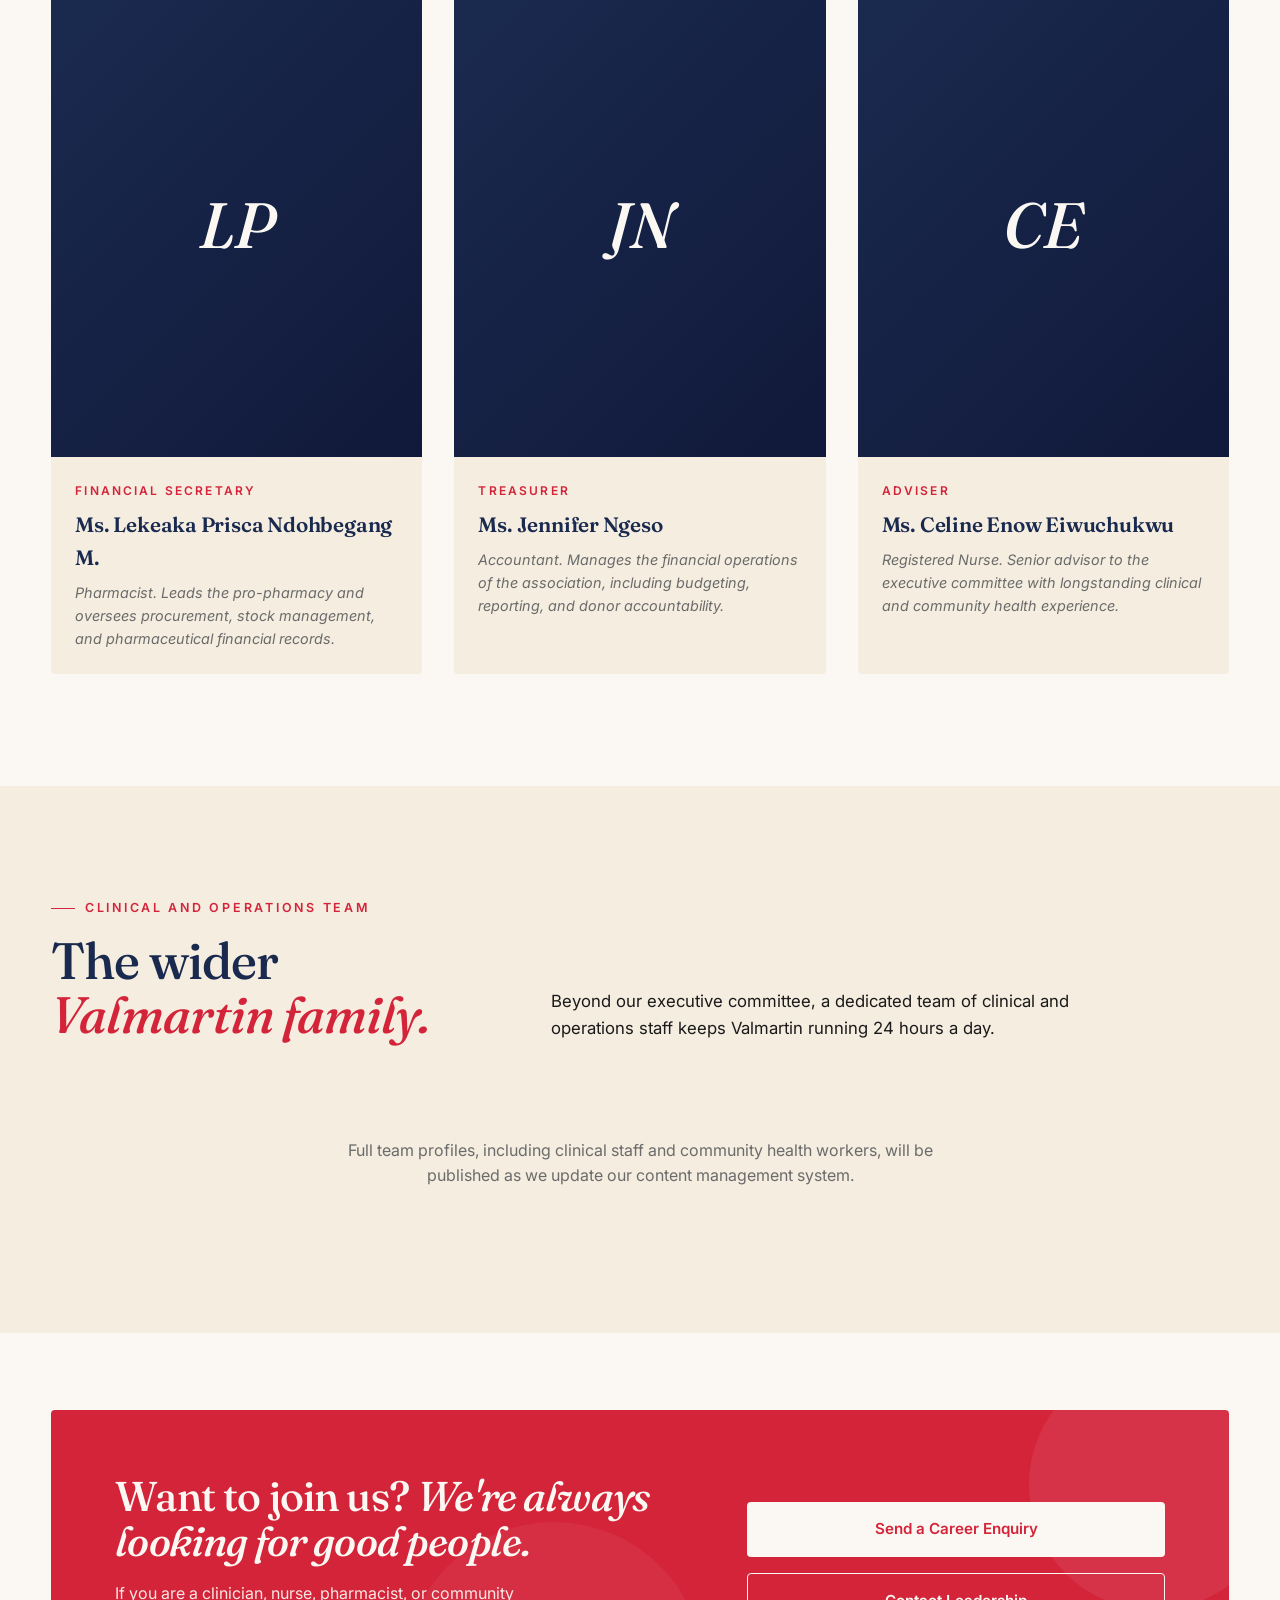
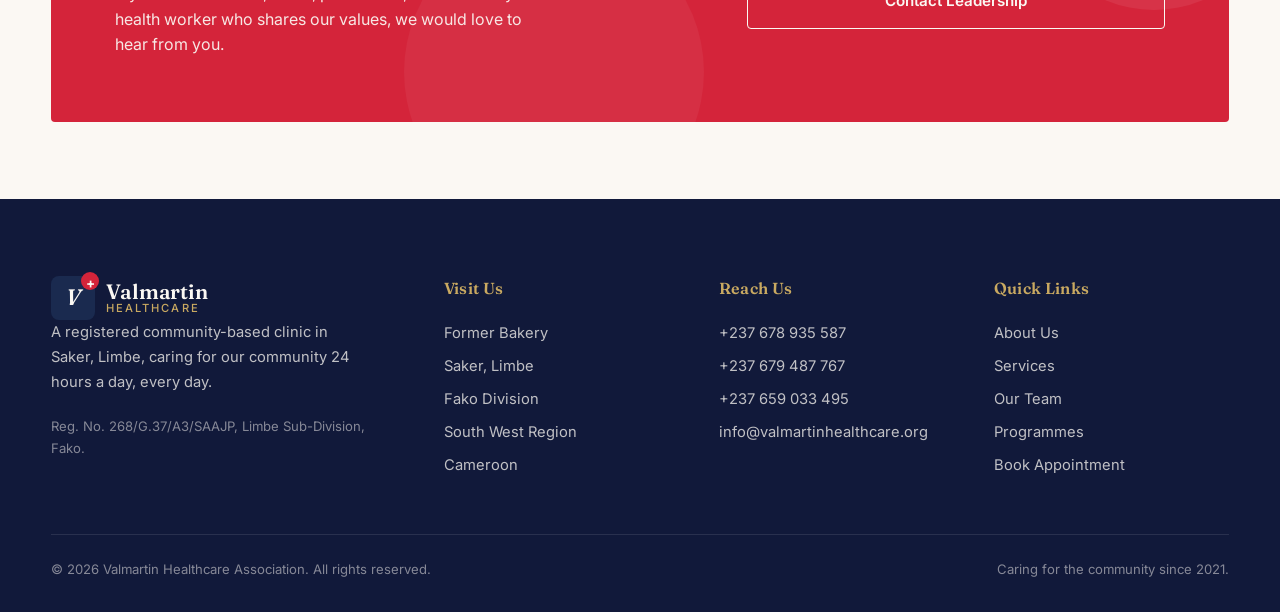
<file: team.html>
<!DOCTYPE html>
<html lang="en">
<head>
<meta charset="UTF-8">
<meta name="viewport" content="width=device-width, initial-scale=1.0">
<title>Our Team | Valmartin Healthcare</title>
<meta name="description" content="Meet the registered executive committee of Valmartin Healthcare Association: doctors, nurses, pharmacists, and accountants serving Limbe, Cameroon.">
<meta property="og:title" content="Our Team | Valmartin Healthcare">
<meta property="og:description" content="Meet the registered executive committee of Valmartin Healthcare Association: doctors, nurses, pharmacists, and accountants serving Limbe, Cameroon.">
<meta property="og:type" content="website">
<meta property="og:url" content="https://valmartinhealthcare.org/team">
<link rel="canonical" href="https://valmartinhealthcare.org/team.html">
<link rel="icon" href="data:image/svg+xml,%3Csvg xmlns=%27http://www.w3.org/2000/svg%27 viewBox=%270 0 64 64%27%3E%3Crect width=%2764%27 height=%2764%27 rx=%2714%27 fill=%27%231a2a4f%27/%3E%3Ctext x=%2732%27 y=%2744%27 font-family=%27Georgia,serif%27 font-size=%2736%27 font-weight=%27bold%27 fill=%27%23fbf8f3%27 text-anchor=%27middle%27%3EV%3C/text%3E%3Ccircle cx=%2750%27 cy=%2714%27 r=%276%27 fill=%27%23d4243a%27/%3E%3C/svg%3E">
<meta name="theme-color" content="#1a2a4f">
<meta name="twitter:card" content="summary">
<link rel="preconnect" href="https://fonts.googleapis.com">
<link rel="preconnect" href="https://fonts.gstatic.com" crossorigin>
<link href="https://fonts.googleapis.com/css2?family=Fraunces:ital,opsz,wght@0,9..144,400;0,9..144,500;0,9..144,600;0,9..144,700;1,9..144,500&family=Inter:wght@300;400;500;600;700&display=swap" rel="stylesheet">
<link rel="stylesheet" href="assets/css/style.css">
</head>
<body>
<a class="skip-link" href="#main">Skip to main content</a>
<div class="topbar">
  <div class="topbar-left">
    <span><span class="dot"></span> Open 24 hours, doctor on duty</span>
    <span>Saker, Limbe, Cameroon</span>
    <span>+237 678 935 587</span>
  </div>
</div>

<nav class="nav">
  <a href="index.html" class="logo">
    <div class="logo-mark">V</div>
    <div class="logo-text">
      <span class="name">Valmartin</span>
      <span class="sub">Healthcare</span>
    </div>
  </a>
  <ul class="nav-links">
    <li><a href="about.html">About</a></li>
    <li><a href="services.html">Services</a></li>
    <li><a href="team.html" class="active">Our Team</a></li>
    <li><a href="programmes.html">Programmes</a></li>
    <li><a href="contact.html">Contact</a></li>
    <li><a href="book.html" class="nav-cta">Book Appointment</a></li>
  </ul>
  <button class="menu-toggle" aria-label="Menu">
    <span></span><span></span><span></span>
  </button>
</nav>

<div class="mobile-nav">
  <button class="mobile-nav-close" aria-label="Close menu">&times;</button>
  <a href="index.html">Home</a>
  <a href="about.html">About</a>
  <a href="services.html">Services</a>
  <a href="team.html">Our Team</a>
  <a href="programmes.html">Programmes</a>
  <a href="contact.html">Contact</a>
  <a href="book.html">Book Appointment</a>
</div>
<main id="main">
<section class="page-hero">
  <div class="page-hero-inner">
    <div>
      <div class="breadcrumb">
        <a href="index.html">Home</a><span class="sep">/</span>Our Team
      </div>
      <h1>The people behind <em>the care.</em></h1>
    </div>
    <p>Doctors, nurses, pharmacists, and community health workers, registered with the South West Region authorities and committed to community health.</p>
  </div>
</section>

<section class="section">
  <div class="section-inner">
    <div class="section-head">
      <div>
        <div class="section-eyebrow">Registered Leadership</div>
        <h2 class="section-title">Our Executive <em>Committee.</em></h2>
      </div>
      <p class="section-intro">
        Valmartin Healthcare Association is led by an executive committee of six, formally registered with the Senior Divisional Officer for Fako under reference No. 268/G.37/A3/SAAJP.
      </p>
    </div>

    <div class="team-grid">
      <div class="team-card">
        <div class="team-card-photo">AW</div>
        <div class="team-card-body">
          <div class="role">President, Founder</div>
          <h4>Dr. Azua Ekokobe Wilfred</h4>
          <p class="prof">Medical Doctor, MPH (Community Health), PGCert Public Health (University of Manchester). Atlantic Fellow for Health Equity. Founder of Valmartin Healthcare. Regional health programme leader with over seven years of experience managing health, nutrition, and emergency programmes across Cameroon's North West and South West regions.</p>
        </div>
      </div>

      <div class="team-card">
        <div class="team-card-photo">EA</div>
        <div class="team-card-body">
          <div class="role">Vice President</div>
          <h4>Mr. Ekokobe Aloysius</h4>
          <p class="prof">Registered Nurse. Deputy to the President with operational oversight of clinical services and community engagement.</p>
        </div>
      </div>

      <div class="team-card">
        <div class="team-card-photo">NL</div>
        <div class="team-card-body">
          <div class="role">Secretary General</div>
          <h4>Dr. Ngashu Louis Tiku</h4>
          <p class="prof">Medical Doctor. Co-leads clinical service delivery and serves as the institutional secretary for Valmartin Healthcare Association.</p>
        </div>
      </div>

      <div class="team-card">
        <div class="team-card-photo">LP</div>
        <div class="team-card-body">
          <div class="role">Financial Secretary</div>
          <h4>Ms. Lekeaka Prisca Ndohbegang M.</h4>
          <p class="prof">Pharmacist. Leads the pro-pharmacy and oversees procurement, stock management, and pharmaceutical financial records.</p>
        </div>
      </div>

      <div class="team-card">
        <div class="team-card-photo">JN</div>
        <div class="team-card-body">
          <div class="role">Treasurer</div>
          <h4>Ms. Jennifer Ngeso</h4>
          <p class="prof">Accountant. Manages the financial operations of the association, including budgeting, reporting, and donor accountability.</p>
        </div>
      </div>

      <div class="team-card">
        <div class="team-card-photo">CE</div>
        <div class="team-card-body">
          <div class="role">Adviser</div>
          <h4>Ms. Celine Enow Eiwuchukwu</h4>
          <p class="prof">Registered Nurse. Senior advisor to the executive committee with longstanding clinical and community health experience.</p>
        </div>
      </div>
    </div>
  </div>
</section>

<section class="section services-bg">
  <div class="section-inner">
    <div class="section-head">
      <div>
        <div class="section-eyebrow">Clinical and Operations Team</div>
        <h2 class="section-title">The wider <em>Valmartin family.</em></h2>
      </div>
      <p class="section-intro">
        Beyond our executive committee, a dedicated team of clinical and operations staff keeps Valmartin running 24 hours a day.
      </p>
    </div>
    <p style="text-align: center; max-width: 600px; margin: 0 auto; color: var(--muted); padding: 2rem 0;">Full team profiles, including clinical staff and community health workers, will be published as we update our content management system.</p>
  </div>
</section>

<section class="cta-band">
  <div class="cta-inner">
    <div class="cta-content">
      <h2>Want to join us? <em>We're always looking for good people.</em></h2>
      <p>If you are a clinician, nurse, pharmacist, or community health worker who shares our values, we would love to hear from you.</p>
    </div>
    <div class="cta-actions">
      <a href="mailto:info@valmartinhealthcare.org?subject=Career%20enquiry" class="btn">Send a Career Enquiry</a>
      <a href="contact.html" class="btn btn-outline">Contact Leadership</a>
    </div>
  </div>
</section>
</main>
<footer class="footer">
  <div class="footer-grid">
    <div class="footer-col footer-brand">
      <a href="index.html" class="logo">
        <div class="logo-mark">V</div>
        <div class="logo-text">
          <span class="name">Valmartin</span>
          <span class="sub">Healthcare</span>
        </div>
      </a>
      <p>A registered community-based clinic in Saker, Limbe, caring for our community 24 hours a day, every day.</p>
      <p style="font-size:0.82rem; color: rgba(251,248,243,0.5);">Reg. No. 268/G.37/A3/SAAJP, Limbe Sub-Division, Fako.</p>
    </div>
    <div class="footer-col">
      <h5>Visit Us</h5>
      <ul>
        <li>Former Bakery</li>
        <li>Saker, Limbe</li>
        <li>Fako Division</li>
        <li>South West Region</li>
        <li>Cameroon</li>
      </ul>
    </div>
    <div class="footer-col">
      <h5>Reach Us</h5>
      <ul>
        <li><a href="tel:+237678935587">+237 678 935 587</a></li>
        <li><a href="tel:+237679487767">+237 679 487 767</a></li>
        <li><a href="tel:+237659033495">+237 659 033 495</a></li>
        <li><a href="mailto:info@valmartinhealthcare.org">info@valmartinhealthcare.org</a></li>
      </ul>
    </div>
    <div class="footer-col">
      <h5>Quick Links</h5>
      <ul>
        <li><a href="about.html">About Us</a></li>
        <li><a href="services.html">Services</a></li>
        <li><a href="team.html">Our Team</a></li>
        <li><a href="programmes.html">Programmes</a></li>
        <li><a href="book.html">Book Appointment</a></li>
      </ul>
    </div>
  </div>
  <div class="footer-bottom">
    <span>&copy; 2026 Valmartin Healthcare Association. All rights reserved.</span>
    <span>Caring for the community since 2021.</span>
  </div>
</footer>

<a href="https://wa.me/237678935587?text=Hello%20Valmartin%20Healthcare%2C%20I%20would%20like%20to%20ask%20about%20your%20services." class="wa-float" aria-label="Chat with us on WhatsApp" target="_blank" rel="noopener">
  <svg width="30" height="30" viewBox="0 0 32 32" fill="currentColor" aria-hidden="true"><path d="M16 3C9.4 3 4 8.4 4 15c0 2.6.8 5 2.3 7L4 29l7.2-2.2c1.9 1 4 1.6 6.3 1.6h0c6.6 0 12-5.4 12-12S22.6 3 16 3zm0 22.4c-2 0-3.9-.5-5.6-1.5l-.4-.2-4.2 1.3 1.3-4.1-.3-.4C5.6 18.9 5 17 5 15 5 9 9.9 4 16 4s11 4.9 11 11-4.9 10.4-11 10.4zm6-7.8c-.3-.2-1.9-1-2.2-1.1-.3-.1-.5-.2-.7.2s-.8 1.1-1 1.3c-.2.2-.4.2-.7.1-.3-.2-1.4-.5-2.6-1.6-1-.9-1.6-1.9-1.8-2.2-.2-.3 0-.5.1-.7l.5-.6c.2-.2.2-.3.3-.6.1-.2 0-.4 0-.6-.1-.2-.7-1.8-1-2.4-.3-.6-.5-.5-.7-.6h-.6c-.2 0-.6.1-.9.4-.3.3-1.1 1.1-1.1 2.7s1.2 3.2 1.3 3.4c.2.2 2.3 3.5 5.6 4.9.8.3 1.4.5 1.9.7.8.2 1.5.2 2 .1.6-.1 1.9-.8 2.2-1.5.3-.7.3-1.4.2-1.5-.1-.2-.3-.2-.6-.4z"/></svg>
</a>
<script src="assets/js/main.js"></script>
</body>
</html>
</file>
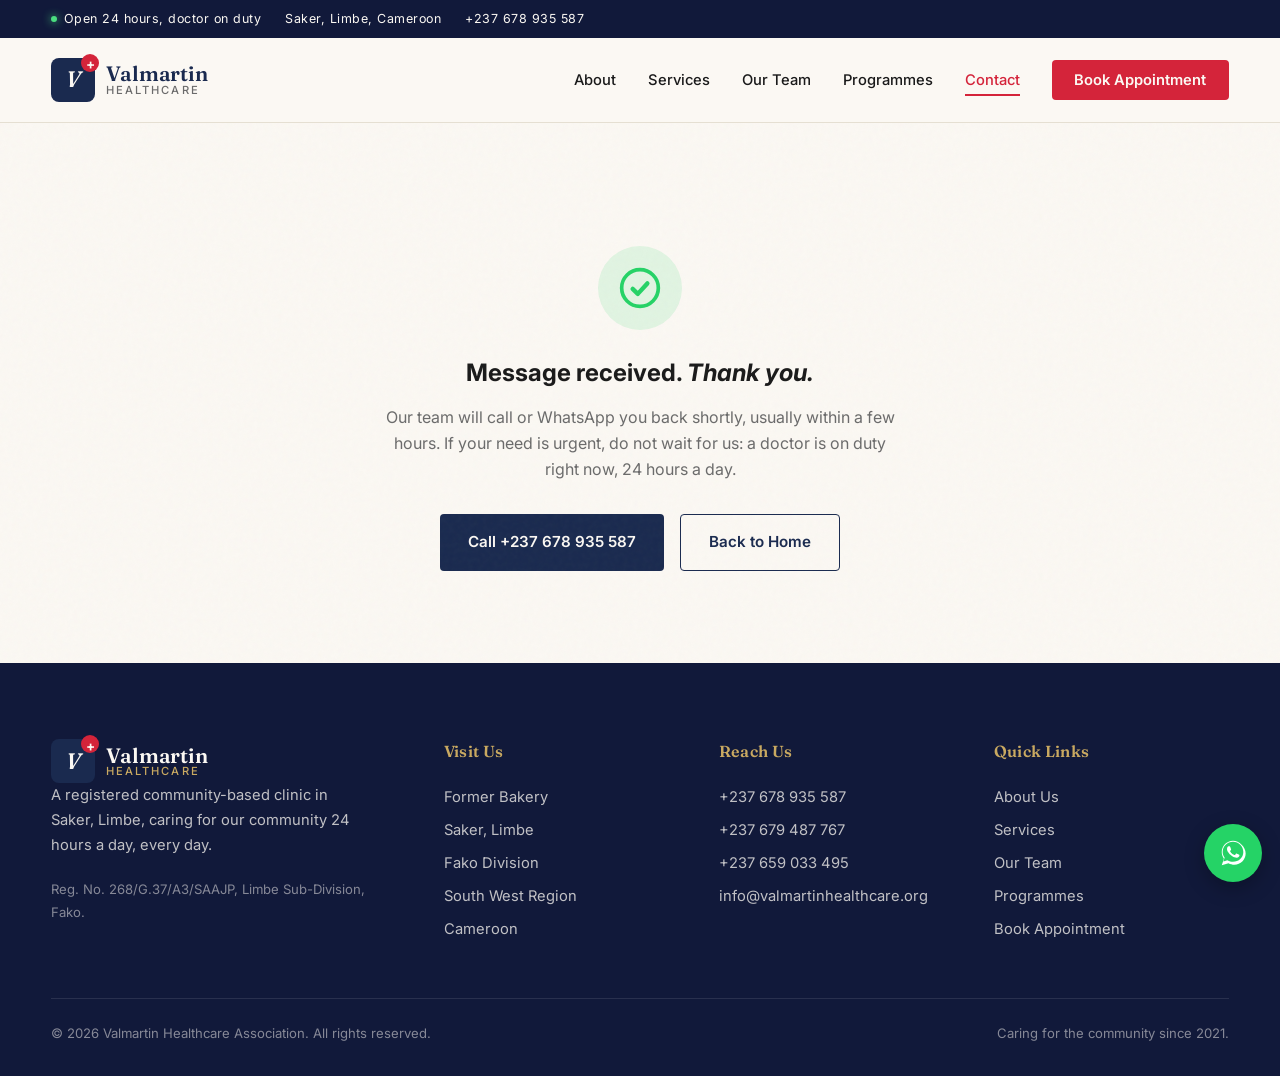
<file: thanks.html>
<!DOCTYPE html>
<html lang="en">
<head>
<meta charset="UTF-8">
<meta name="viewport" content="width=device-width, initial-scale=1.0">
<title>Thank You | Valmartin Healthcare | Limbe, Cameroon</title>
<meta name="description" content="Thank you for contacting Valmartin Healthcare. Our team will reach you shortly.">
<meta property="og:title" content="Thank You | Valmartin Healthcare">
<meta property="og:description" content="Thank you for contacting Valmartin Healthcare.">
<meta property="og:type" content="website">
<meta property="og:url" content="https://valmartinhealthcare.org/thanks.html">
<link rel="canonical" href="https://valmartinhealthcare.org/thanks.html">
<link rel="icon" href="data:image/svg+xml,%3Csvg xmlns=%27http://www.w3.org/2000/svg%27 viewBox=%270 0 64 64%27%3E%3Crect width=%2764%27 height=%2764%27 rx=%2714%27 fill=%27%231a2a4f%27/%3E%3Ctext x=%2732%27 y=%2744%27 font-family=%27Georgia,serif%27 font-size=%2736%27 font-weight=%27bold%27 fill=%27%23fbf8f3%27 text-anchor=%27middle%27%3EV%3C/text%3E%3Ccircle cx=%2750%27 cy=%2714%27 r=%276%27 fill=%27%23d4243a%27/%3E%3C/svg%3E">
<meta name="theme-color" content="#1a2a4f">
<meta name="twitter:card" content="summary">
<link rel="preconnect" href="https://fonts.googleapis.com">
<link rel="preconnect" href="https://fonts.gstatic.com" crossorigin>
<link href="https://fonts.googleapis.com/css2?family=Fraunces:ital,opsz,wght@0,9..144,400;0,9..144,500;0,9..144,600;0,9..144,700;1,9..144,500&family=Inter:wght@300;400;500;600;700&display=swap" rel="stylesheet">
<link rel="stylesheet" href="assets/css/style.css">
<meta name="robots" content="noindex">
</head>
<body>
<a class="skip-link" href="#main">Skip to main content</a>
<div class="topbar">
  <div class="topbar-left">
    <span><span class="dot"></span> Open 24 hours, doctor on duty</span>
    <span>Saker, Limbe, Cameroon</span>
    <span>+237 678 935 587</span>
  </div>
</div>

<nav class="nav">
  <a href="index.html" class="logo">
    <div class="logo-mark">V</div>
    <div class="logo-text">
      <span class="name">Valmartin</span>
      <span class="sub">Healthcare</span>
    </div>
  </a>
  <ul class="nav-links">
    <li><a href="about.html">About</a></li>
    <li><a href="services.html">Services</a></li>
    <li><a href="team.html">Our Team</a></li>
    <li><a href="programmes.html">Programmes</a></li>
    <li><a href="contact.html" class="active">Contact</a></li>
    <li><a href="book.html" class="nav-cta">Book Appointment</a></li>
  </ul>
  <button class="menu-toggle" aria-label="Menu">
    <span></span><span></span><span></span>
  </button>
</nav>

<div class="mobile-nav">
  <button class="mobile-nav-close" aria-label="Close menu">&times;</button>
  <a href="index.html">Home</a>
  <a href="about.html">About</a>
  <a href="services.html">Services</a>
  <a href="team.html">Our Team</a>
  <a href="programmes.html">Programmes</a>
  <a href="contact.html">Contact</a>
  <a href="book.html">Book Appointment</a>
</div>
<main id="main">
<section class="thanks-wrap">
  <div>
    <div class="tick">
      <svg width="44" height="44" viewBox="0 0 24 24" fill="none" aria-hidden="true">
        <circle cx="12" cy="12" r="10" stroke="#25d366" stroke-width="2"/>
        <path d="M8 12.5L10.8 15.2L16 9.5" stroke="#25d366" stroke-width="2.4" stroke-linecap="round" stroke-linejoin="round"/>
      </svg>
    </div>
    <h1>Message received. <em>Thank you.</em></h1>
    <p>Our team will call or WhatsApp you back shortly, usually within a few hours. If your need is urgent, do not wait for us: a doctor is on duty right now, 24 hours a day.</p>
    <div class="thanks-actions">
      <a href="tel:+237678935587" class="btn btn-primary">Call +237 678 935 587</a>
      <a href="index.html" class="btn btn-secondary">Back to Home</a>
    </div>
  </div>
</section>
</main>

<footer class="footer">
  <div class="footer-grid">
    <div class="footer-col footer-brand">
      <a href="index.html" class="logo">
        <div class="logo-mark">V</div>
        <div class="logo-text">
          <span class="name">Valmartin</span>
          <span class="sub">Healthcare</span>
        </div>
      </a>
      <p>A registered community-based clinic in Saker, Limbe, caring for our community 24 hours a day, every day.</p>
      <p style="font-size:0.82rem; color: rgba(251,248,243,0.5);">Reg. No. 268/G.37/A3/SAAJP, Limbe Sub-Division, Fako.</p>
    </div>
    <div class="footer-col">
      <h5>Visit Us</h5>
      <ul>
        <li>Former Bakery</li>
        <li>Saker, Limbe</li>
        <li>Fako Division</li>
        <li>South West Region</li>
        <li>Cameroon</li>
      </ul>
    </div>
    <div class="footer-col">
      <h5>Reach Us</h5>
      <ul>
        <li><a href="tel:+237678935587">+237 678 935 587</a></li>
        <li><a href="tel:+237679487767">+237 679 487 767</a></li>
        <li><a href="tel:+237659033495">+237 659 033 495</a></li>
        <li><a href="mailto:info@valmartinhealthcare.org">info@valmartinhealthcare.org</a></li>
      </ul>
    </div>
    <div class="footer-col">
      <h5>Quick Links</h5>
      <ul>
        <li><a href="about.html">About Us</a></li>
        <li><a href="services.html">Services</a></li>
        <li><a href="team.html">Our Team</a></li>
        <li><a href="programmes.html">Programmes</a></li>
        <li><a href="book.html">Book Appointment</a></li>
      </ul>
    </div>
  </div>
  <div class="footer-bottom">
    <span>&copy; 2026 Valmartin Healthcare Association. All rights reserved.</span>
    <span>Caring for the community since 2021.</span>
  </div>
</footer>

<a href="https://wa.me/237678935587?text=Hello%20Valmartin%20Healthcare%2C%20I%20would%20like%20to%20ask%20about%20your%20services." class="wa-float" aria-label="Chat with us on WhatsApp" target="_blank" rel="noopener">
  <svg width="30" height="30" viewBox="0 0 32 32" fill="currentColor" aria-hidden="true"><path d="M16 3C9.4 3 4 8.4 4 15c0 2.6.8 5 2.3 7L4 29l7.2-2.2c1.9 1 4 1.6 6.3 1.6h0c6.6 0 12-5.4 12-12S22.6 3 16 3zm0 22.4c-2 0-3.9-.5-5.6-1.5l-.4-.2-4.2 1.3 1.3-4.1-.3-.4C5.6 18.9 5 17 5 15 5 9 9.9 4 16 4s11 4.9 11 11-4.9 10.4-11 10.4zm6-7.8c-.3-.2-1.9-1-2.2-1.1-.3-.1-.5-.2-.7.2s-.8 1.1-1 1.3c-.2.2-.4.2-.7.1-.3-.2-1.4-.5-2.6-1.6-1-.9-1.6-1.9-1.8-2.2-.2-.3 0-.5.1-.7l.5-.6c.2-.2.2-.3.3-.6.1-.2 0-.4 0-.6-.1-.2-.7-1.8-1-2.4-.3-.6-.5-.5-.7-.6h-.6c-.2 0-.6.1-.9.4-.3.3-1.1 1.1-1.1 2.7s1.2 3.2 1.3 3.4c.2.2 2.3 3.5 5.6 4.9.8.3 1.4.5 1.9.7.8.2 1.5.2 2 .1.6-.1 1.9-.8 2.2-1.5.3-.7.3-1.4.2-1.5-.1-.2-.3-.2-.6-.4z"/></svg>
</a>
<script src="assets/js/main.js"></script>
</body>
</html>
</file>
<file: assets/css/style.css>
/* ============================================
   VALMARTIN HEALTHCARE | SHARED STYLESHEET
   ============================================ */

:root {
  --navy: #1a2a4f;
  --navy-deep: #11193a;
  --red: #d4243a;
  --red-deep: #a8182c;
  --cream: #fbf8f3;
  --cream-warm: #f4ede0;
  --ink: #1a1a1a;
  --muted: #6b6b6b;
  --line: #e5dfd2;
  --gold: #c9a961;

  --serif: 'Fraunces', 'Times New Roman', serif;
  --sans: 'Inter', system-ui, sans-serif;

  --max-w: 1280px;
  --pad-x: clamp(1.25rem, 4vw, 4rem);
}

* { margin: 0; padding: 0; box-sizing: border-box; }
html { scroll-behavior: smooth; }

body {
  font-family: var(--sans);
  color: var(--ink);
  background: var(--cream);
  line-height: 1.6;
  font-weight: 400;
  -webkit-font-smoothing: antialiased;
  overflow-x: hidden;
}

img { max-width: 100%; height: auto; display: block; }
a { color: inherit; }

/* GRAIN OVERLAY */
body::before {
  content: '';
  position: fixed;
  inset: 0;
  pointer-events: none;
  opacity: 0.35;
  z-index: 1;
  background-image: url("data:image/svg+xml,%3Csvg viewBox='0 0 200 200' xmlns='http://www.w3.org/2000/svg'%3E%3Cfilter id='n'%3E%3CfeTurbulence type='fractalNoise' baseFrequency='0.9' numOctaves='3'/%3E%3C/filter%3E%3Crect width='100%25' height='100%25' filter='url(%23n)' opacity='0.08'/%3E%3C/svg%3E");
}

/* TOP BAR */
.topbar {
  background: var(--navy-deep);
  color: var(--cream);
  font-size: 0.78rem;
  letter-spacing: 0.04em;
  padding: 0.55rem var(--pad-x);
  display: flex;
  justify-content: space-between;
  align-items: center;
  position: relative;
  z-index: 10;
}
.topbar-left { display: flex; gap: 1.5rem; align-items: center; }
.topbar-left span { display: flex; align-items: center; gap: 0.4rem; }
.topbar-left .dot {
  width: 6px; height: 6px; border-radius: 50%;
  background: #4ade80;
  box-shadow: 0 0 8px #4ade80;
  animation: pulse 2s infinite;
}
@keyframes pulse {
  0%, 100% { opacity: 1; }
  50% { opacity: 0.4; }
}
.lang-toggle { display: flex; gap: 0.5rem; align-items: center; font-weight: 500; }
.lang-toggle button {
  background: none; border: none; color: var(--cream);
  cursor: pointer; padding: 0.2rem 0.5rem; font: inherit;
  opacity: 0.5; transition: opacity 0.2s;
}
.lang-toggle button.active { opacity: 1; border-bottom: 1px solid var(--red); }
.lang-toggle button:hover { opacity: 0.85; }

/* NAV */
.nav {
  padding: 1.25rem var(--pad-x);
  display: flex;
  justify-content: space-between;
  align-items: center;
  position: sticky;
  top: 0;
  z-index: 9;
  border-bottom: 1px solid var(--line);
  backdrop-filter: blur(10px);
  background: rgba(251, 248, 243, 0.92);
}
.logo {
  display: flex; align-items: center; gap: 0.7rem;
  text-decoration: none; color: var(--navy);
}
.logo-mark {
  width: 44px; height: 44px;
  background: var(--navy);
  border-radius: 8px;
  display: grid; place-items: center;
  color: var(--cream);
  font-family: var(--serif);
  font-weight: 600;
  font-size: 1.4rem;
  font-style: italic;
  position: relative;
}
.logo-mark::after {
  content: '+';
  position: absolute;
  top: -4px; right: -4px;
  width: 18px; height: 18px;
  background: var(--red);
  border-radius: 50%;
  color: var(--cream);
  font-size: 0.85rem;
  display: grid; place-items: center;
  font-family: var(--sans);
  font-weight: 700;
  font-style: normal;
}
.logo-text { display: flex; flex-direction: column; line-height: 1.05; }
.logo-text .name {
  font-family: var(--serif);
  font-weight: 600;
  font-size: 1.3rem;
  letter-spacing: -0.01em;
}
.logo-text .sub {
  font-size: 0.7rem;
  text-transform: uppercase;
  letter-spacing: 0.18em;
  color: var(--muted);
  font-weight: 500;
}
.nav-links { display: flex; gap: 2rem; align-items: center; list-style: none; }
.nav-links a {
  color: var(--ink);
  text-decoration: none;
  font-weight: 500;
  font-size: 0.92rem;
  position: relative;
  padding: 0.3rem 0;
  transition: color 0.2s;
}
.nav-links a::after {
  content: '';
  position: absolute;
  left: 0; bottom: -2px;
  width: 0; height: 1.5px;
  background: var(--red);
  transition: width 0.3s;
}
.nav-links a:hover, .nav-links a.active { color: var(--red); }
.nav-links a:hover::after, .nav-links a.active::after { width: 100%; }
.nav-cta {
  background: var(--red);
  color: var(--cream) !important;
  padding: 0.7rem 1.4rem !important;
  border-radius: 4px;
  font-weight: 600 !important;
  transition: background 0.2s, transform 0.2s !important;
}
.nav-cta:hover { background: var(--red-deep); transform: translateY(-1px); }
.nav-cta::after { display: none; }

.menu-toggle {
  display: none; background: none; border: none; cursor: pointer;
  padding: 0.5rem; z-index: 11;
}
.menu-toggle span {
  display: block; width: 24px; height: 2px; background: var(--navy);
  margin: 5px 0; transition: 0.3s;
}

/* BUTTONS */
.btn {
  display: inline-flex;
  align-items: center;
  gap: 0.5rem;
  padding: 0.95rem 1.75rem;
  border-radius: 4px;
  font-weight: 600;
  font-size: 0.95rem;
  text-decoration: none;
  transition: all 0.25s;
  border: none;
  cursor: pointer;
  font-family: var(--sans);
}
.btn-primary { background: var(--navy); color: var(--cream); }
.btn-primary:hover {
  background: var(--navy-deep);
  transform: translateY(-2px);
  box-shadow: 0 8px 20px rgba(26, 42, 79, 0.2);
}
.btn-secondary {
  background: transparent;
  color: var(--navy);
  border: 1.5px solid var(--navy);
}
.btn-secondary:hover { background: var(--navy); color: var(--cream); }
.btn-red { background: var(--red); color: var(--cream); }
.btn-red:hover { background: var(--red-deep); transform: translateY(-2px); }

/* HERO */
.hero {
  position: relative;
  padding: clamp(3rem, 8vw, 6rem) var(--pad-x) clamp(4rem, 10vw, 8rem);
  overflow: hidden;
}
.hero-grid {
  max-width: var(--max-w);
  margin: 0 auto;
  display: grid;
  grid-template-columns: 1.1fr 1fr;
  gap: clamp(2rem, 5vw, 5rem);
  align-items: center;
  position: relative;
  z-index: 2;
}
.hero-eyebrow {
  display: inline-flex;
  align-items: center;
  gap: 0.6rem;
  font-size: 0.78rem;
  letter-spacing: 0.2em;
  text-transform: uppercase;
  color: var(--red);
  font-weight: 600;
  margin-bottom: 1.5rem;
}
.hero-eyebrow::before {
  content: '';
  width: 30px; height: 1px;
  background: var(--red);
}
.hero h1 {
  font-family: var(--serif);
  font-weight: 500;
  font-size: clamp(2.5rem, 6vw, 4.8rem);
  line-height: 1.02;
  letter-spacing: -0.025em;
  color: var(--navy);
  margin-bottom: 1.75rem;
}
.hero h1 em { font-style: italic; color: var(--red); font-weight: 500; }
.hero p.lede {
  font-size: clamp(1.05rem, 1.4vw, 1.2rem);
  color: var(--ink);
  max-width: 520px;
  margin-bottom: 2.5rem;
  line-height: 1.55;
}
.hero-ctas { display: flex; gap: 1rem; flex-wrap: wrap; }
.hero-meta {
  display: flex;
  gap: 2.5rem;
  margin-top: 3rem;
  padding-top: 2rem;
  border-top: 1px solid var(--line);
}
.hero-meta-item .num {
  font-family: var(--serif);
  font-size: 2rem;
  font-weight: 600;
  color: var(--navy);
  display: block;
  line-height: 1;
}
.hero-meta-item .lbl {
  font-size: 0.78rem;
  letter-spacing: 0.12em;
  text-transform: uppercase;
  color: var(--muted);
  margin-top: 0.4rem;
  display: block;
}
.hero-visual { position: relative; }
.hero-photo {
  width: 100%;
  aspect-ratio: 4/5;
  background: var(--navy);
  border-radius: 4px;
  position: relative;
  overflow: hidden;
  box-shadow: 0 30px 60px -20px rgba(26, 42, 79, 0.35);
}
.hero-photo img, .hero-photo svg { width: 100%; height: 100%; object-fit: cover; }
.hero-photo-tag {
  position: absolute;
  bottom: 1.5rem; left: 1.5rem;
  background: var(--cream);
  padding: 0.7rem 1rem;
  border-radius: 4px;
  font-size: 0.78rem;
  font-weight: 500;
  color: var(--navy);
  letter-spacing: 0.05em;
  display: flex; align-items: center; gap: 0.5rem;
}
.hero-photo-tag::before {
  content: '';
  width: 8px; height: 8px;
  background: var(--red);
  border-radius: 50%;
}
.hero-badge {
  position: absolute;
  top: -1.5rem; right: -1.5rem;
  width: 130px; height: 130px;
  background: var(--red);
  color: var(--cream);
  border-radius: 50%;
  display: grid;
  place-items: center;
  text-align: center;
  font-family: var(--serif);
  font-weight: 500;
  font-style: italic;
  font-size: 0.95rem;
  line-height: 1.2;
  padding: 1rem;
  transform: rotate(-8deg);
  box-shadow: 0 12px 30px rgba(212, 36, 58, 0.35);
}
.hero-badge strong {
  display: block;
  font-size: 1.7rem;
  font-style: normal;
  font-weight: 700;
  margin-bottom: 0.15rem;
}
.hero-deco {
  position: absolute;
  top: 50%;
  left: -10%;
  transform: translateY(-50%);
  font-family: var(--serif);
  font-style: italic;
  font-size: 18rem;
  color: var(--cream-warm);
  font-weight: 400;
  pointer-events: none;
  z-index: 1;
  line-height: 1;
  opacity: 0.6;
}

/* PAGE HERO (smaller, for inner pages) */
.page-hero {
  padding: clamp(3rem, 7vw, 5rem) var(--pad-x) clamp(3rem, 6vw, 4rem);
  position: relative;
  z-index: 2;
  border-bottom: 1px solid var(--line);
}
.page-hero-inner {
  max-width: var(--max-w);
  margin: 0 auto;
  display: grid;
  grid-template-columns: 1.5fr 1fr;
  gap: 3rem;
  align-items: end;
}
.page-hero h1 {
  font-family: var(--serif);
  font-weight: 500;
  font-size: clamp(2.2rem, 5vw, 3.8rem);
  line-height: 1.05;
  letter-spacing: -0.02em;
  color: var(--navy);
  margin-bottom: 1rem;
}
.page-hero h1 em { font-style: italic; color: var(--red); }
.page-hero p {
  font-size: 1.1rem;
  color: var(--ink);
  max-width: 520px;
  line-height: 1.55;
}
.breadcrumb {
  font-size: 0.78rem;
  letter-spacing: 0.18em;
  text-transform: uppercase;
  color: var(--muted);
  margin-bottom: 1.5rem;
  font-weight: 500;
}
.breadcrumb a { color: var(--muted); text-decoration: none; }
.breadcrumb a:hover { color: var(--red); }
.breadcrumb .sep { margin: 0 0.5rem; opacity: 0.5; }

/* TRUST BAR */
.trust-bar {
  background: var(--navy);
  color: var(--cream);
  padding: 1.5rem var(--pad-x);
  position: relative;
  z-index: 2;
}
.trust-inner {
  max-width: var(--max-w);
  margin: 0 auto;
  display: flex;
  justify-content: space-around;
  align-items: center;
  flex-wrap: wrap;
  gap: 1.5rem;
}
.trust-item { display: flex; align-items: center; gap: 0.75rem; font-size: 0.92rem; }
.trust-item svg { flex-shrink: 0; }
.trust-item strong { font-weight: 600; }

/* SECTION */
.section {
  padding: clamp(4rem, 9vw, 7rem) var(--pad-x);
  position: relative;
  z-index: 2;
}
.section-inner { max-width: var(--max-w); margin: 0 auto; }
.section-head {
  display: grid;
  grid-template-columns: 1fr 1.5fr;
  gap: 3rem;
  margin-bottom: clamp(2.5rem, 5vw, 4rem);
  align-items: end;
}
.section-eyebrow {
  font-size: 0.78rem;
  letter-spacing: 0.22em;
  text-transform: uppercase;
  color: var(--red);
  font-weight: 600;
  margin-bottom: 1rem;
  display: flex;
  align-items: center;
  gap: 0.6rem;
}
.section-eyebrow::before {
  content: '';
  width: 24px; height: 1px;
  background: var(--red);
}
.section-title {
  font-family: var(--serif);
  font-weight: 500;
  font-size: clamp(2rem, 4vw, 3.2rem);
  line-height: 1.05;
  letter-spacing: -0.02em;
  color: var(--navy);
}
.section-title em { font-style: italic; color: var(--red); }
.section-intro { font-size: 1.05rem; color: var(--ink); max-width: 540px; }

/* SERVICES */
.services-bg { background: var(--cream-warm); }
.services-grid {
  display: grid;
  grid-template-columns: repeat(3, 1fr);
  gap: 1.5rem;
}
.service-card {
  background: var(--cream);
  padding: 2rem 1.75rem;
  border-radius: 4px;
  border: 1px solid var(--line);
  transition: all 0.3s;
  position: relative;
  overflow: hidden;
  text-decoration: none;
  color: var(--ink);
  display: block;
}
.service-card::before {
  content: '';
  position: absolute;
  top: 0; left: 0;
  width: 100%; height: 3px;
  background: var(--red);
  transform: scaleX(0);
  transform-origin: left;
  transition: transform 0.3s;
}
.service-card:hover {
  transform: translateY(-4px);
  box-shadow: 0 20px 40px -15px rgba(26, 42, 79, 0.15);
  border-color: transparent;
}
.service-card:hover::before { transform: scaleX(1); }
.service-num {
  font-family: var(--serif);
  font-style: italic;
  font-size: 1.2rem;
  color: var(--red);
  font-weight: 500;
  margin-bottom: 1rem;
  display: block;
}
.service-card h3 {
  font-family: var(--serif);
  font-weight: 600;
  font-size: 1.35rem;
  color: var(--navy);
  margin-bottom: 0.75rem;
  line-height: 1.2;
}
.service-card p { font-size: 0.92rem; color: var(--muted); line-height: 1.55; }
.service-card .arrow {
  margin-top: 1.25rem;
  display: inline-flex;
  align-items: center;
  gap: 0.4rem;
  font-size: 0.85rem;
  font-weight: 600;
  color: var(--navy);
  letter-spacing: 0.02em;
  transition: gap 0.2s;
}
.service-card:hover .arrow { gap: 0.7rem; color: var(--red); }

/* ABOUT GRID */
.about-grid {
  display: grid;
  grid-template-columns: 1fr 1fr;
  gap: clamp(2rem, 5vw, 4.5rem);
  align-items: center;
}
.about-image {
  aspect-ratio: 5/6;
  background: var(--navy);
  border-radius: 4px;
  position: relative;
  overflow: hidden;
  box-shadow: 0 25px 50px -15px rgba(0,0,0,0.25);
}
.about-image img, .about-image svg { width: 100%; height: 100%; object-fit: cover; }
.about-image-stamp {
  position: absolute;
  bottom: 1.25rem; right: 1.25rem;
  background: var(--red);
  color: var(--cream);
  padding: 0.85rem 1.1rem;
  font-family: var(--serif);
  font-style: italic;
  font-size: 0.95rem;
  border-radius: 4px;
}
.about-content h2 {
  font-family: var(--serif);
  font-weight: 500;
  font-size: clamp(2rem, 3.8vw, 2.9rem);
  line-height: 1.1;
  color: var(--navy);
  margin-bottom: 1.5rem;
  letter-spacing: -0.02em;
}
.about-content h2 em { font-style: italic; color: var(--red); }
.about-content p {
  font-size: 1.02rem;
  color: var(--ink);
  margin-bottom: 1.25rem;
  line-height: 1.7;
}
.objectives {
  margin-top: 2rem;
  border-top: 1px solid var(--line);
  padding-top: 2rem;
}
.objective {
  display: flex;
  gap: 1rem;
  margin-bottom: 1.25rem;
  align-items: flex-start;
}
.objective-num {
  font-family: var(--serif);
  font-style: italic;
  color: var(--red);
  font-weight: 500;
  font-size: 1.1rem;
  min-width: 30px;
}
.objective-text {
  font-size: 0.95rem;
  color: var(--ink);
  line-height: 1.55;
}

/* LEADERSHIP */
.leaders-bg { background: var(--navy); color: var(--cream); }
.leaders-bg .section-title { color: var(--cream); }
.leaders-bg .section-eyebrow { color: var(--gold); }
.leaders-bg .section-eyebrow::before { background: var(--gold); }
.leaders-bg .section-intro { color: rgba(251, 248, 243, 0.8); }
.leaders-grid {
  display: grid;
  grid-template-columns: repeat(3, 1fr);
  gap: 1.5rem;
}
.leader-card {
  background: rgba(255,255,255,0.04);
  border: 1px solid rgba(255,255,255,0.1);
  padding: 1.75rem;
  border-radius: 4px;
  transition: all 0.3s;
}
.leader-card:hover { background: rgba(255,255,255,0.08); transform: translateY(-3px); }
.leader-photo {
  width: 70px; height: 70px;
  border-radius: 50%;
  background: linear-gradient(135deg, var(--gold), var(--red));
  margin-bottom: 1rem;
  display: grid; place-items: center;
  font-family: var(--serif);
  font-weight: 600;
  font-size: 1.4rem;
  color: var(--cream);
  overflow: hidden;
}
.leader-photo img { width: 100%; height: 100%; object-fit: cover; }
.leader-card h4 {
  font-family: var(--serif);
  font-size: 1.15rem;
  font-weight: 600;
  color: var(--cream);
  margin-bottom: 0.25rem;
}
.leader-card .role {
  font-size: 0.78rem;
  letter-spacing: 0.12em;
  text-transform: uppercase;
  color: var(--gold);
  font-weight: 600;
  margin-bottom: 0.75rem;
}
.leader-card .prof {
  font-size: 0.9rem;
  color: rgba(251, 248, 243, 0.7);
  font-style: italic;
}

/* CTA BAND */
.cta-band {
  background: var(--cream);
  padding: clamp(3rem, 6vw, 5rem) var(--pad-x);
  position: relative;
  z-index: 2;
}
.cta-inner {
  max-width: var(--max-w);
  margin: 0 auto;
  background: var(--red);
  color: var(--cream);
  padding: clamp(2.5rem, 5vw, 4.5rem) clamp(2rem, 5vw, 4rem);
  border-radius: 4px;
  display: grid;
  grid-template-columns: 1.4fr 1fr;
  gap: 3rem;
  align-items: center;
  position: relative;
  overflow: hidden;
}
.cta-inner::before {
  content: '';
  position: absolute;
  top: -50px; right: -50px;
  width: 250px; height: 250px;
  background: rgba(255,255,255,0.07);
  border-radius: 50%;
}
.cta-inner::after {
  content: '';
  position: absolute;
  bottom: -100px; left: 30%;
  width: 300px; height: 300px;
  background: rgba(255,255,255,0.05);
  border-radius: 50%;
}
.cta-content { position: relative; z-index: 2; }
.cta-content h2 {
  font-family: var(--serif);
  font-weight: 500;
  font-size: clamp(1.8rem, 3.5vw, 2.6rem);
  line-height: 1.1;
  margin-bottom: 1rem;
  letter-spacing: -0.02em;
}
.cta-content h2 em { font-style: italic; }
.cta-content p { font-size: 1rem; opacity: 0.92; max-width: 420px; }
.cta-actions {
  display: flex;
  flex-direction: column;
  gap: 1rem;
  position: relative;
  z-index: 2;
}
.cta-actions .btn {
  background: var(--cream);
  color: var(--red);
  width: 100%;
  justify-content: center;
}
.cta-actions .btn:hover { background: var(--navy); color: var(--cream); }
.cta-actions .btn-outline {
  background: transparent;
  color: var(--cream);
  border: 1.5px solid var(--cream);
}
.cta-actions .btn-outline:hover { background: var(--cream); color: var(--red); }

/* FOOTER */
.footer {
  background: var(--navy-deep);
  color: var(--cream);
  padding: clamp(3rem, 6vw, 5rem) var(--pad-x) 2rem;
  position: relative;
  z-index: 2;
}
.footer-grid {
  max-width: var(--max-w);
  margin: 0 auto;
  display: grid;
  grid-template-columns: 1.5fr 1fr 1fr 1fr;
  gap: 2.5rem;
  margin-bottom: 3rem;
}
.footer-col h5 {
  font-family: var(--serif);
  font-weight: 600;
  font-size: 1rem;
  color: var(--gold);
  margin-bottom: 1.25rem;
  letter-spacing: 0.02em;
}
.footer-col p, .footer-col a, .footer-col li {
  color: rgba(251, 248, 243, 0.75);
  font-size: 0.92rem;
  line-height: 1.7;
  text-decoration: none;
  list-style: none;
}
.footer-col a:hover { color: var(--cream); }
.footer-col ul li { margin-bottom: 0.5rem; }
.footer-brand p { margin-bottom: 1.25rem; max-width: 320px; }
.footer-brand .logo .name { color: var(--cream); }
.footer-brand .logo .sub { color: var(--gold); }
.footer-bottom {
  max-width: var(--max-w);
  margin: 0 auto;
  border-top: 1px solid rgba(255,255,255,0.1);
  padding-top: 1.5rem;
  display: flex;
  justify-content: space-between;
  flex-wrap: wrap;
  gap: 1rem;
  font-size: 0.82rem;
  color: rgba(251, 248, 243, 0.5);
}

/* SERVICE DETAIL LIST (services page) */
.service-detail {
  display: grid;
  grid-template-columns: 1fr 2fr;
  gap: 3rem;
  padding: 3rem 0;
  border-bottom: 1px solid var(--line);
  align-items: start;
}
.service-detail:last-child { border-bottom: none; }
.service-detail-num {
  font-family: var(--serif);
  font-size: 5rem;
  font-weight: 500;
  font-style: italic;
  color: var(--red);
  line-height: 1;
  opacity: 0.85;
}
.service-detail h3 {
  font-family: var(--serif);
  font-weight: 600;
  font-size: 1.8rem;
  color: var(--navy);
  margin-bottom: 1rem;
  letter-spacing: -0.01em;
}
.service-detail p {
  color: var(--ink);
  margin-bottom: 1rem;
  line-height: 1.7;
}
.service-detail ul {
  margin-top: 1rem;
  padding-left: 0;
  list-style: none;
}
.service-detail ul li {
  padding: 0.5rem 0 0.5rem 1.5rem;
  position: relative;
  color: var(--ink);
  font-size: 0.95rem;
  border-bottom: 1px dashed var(--line);
}
.service-detail ul li:last-child { border-bottom: none; }
.service-detail ul li::before {
  content: '';
  position: absolute;
  left: 0; top: 50%;
  width: 8px; height: 8px;
  background: var(--red);
  border-radius: 50%;
  transform: translateY(-50%);
}

/* TEAM PAGE GRID */
.team-grid {
  display: grid;
  grid-template-columns: repeat(3, 1fr);
  gap: 2rem;
}
.team-card {
  background: var(--cream-warm);
  padding: 0;
  border-radius: 4px;
  overflow: hidden;
  transition: all 0.3s;
}
.team-card:hover { transform: translateY(-5px); box-shadow: 0 20px 40px -15px rgba(26,42,79,0.2); }
.team-card-photo {
  aspect-ratio: 4/5;
  background: linear-gradient(135deg, var(--navy), var(--navy-deep));
  display: grid;
  place-items: center;
  color: var(--cream);
  font-family: var(--serif);
  font-size: 4rem;
  font-weight: 500;
  font-style: italic;
  position: relative;
  overflow: hidden;
}
.team-card-photo img { width: 100%; height: 100%; object-fit: cover; }
.team-card-body { padding: 1.5rem; }
.team-card .role {
  font-size: 0.75rem;
  letter-spacing: 0.18em;
  text-transform: uppercase;
  color: var(--red);
  font-weight: 600;
  margin-bottom: 0.5rem;
}
.team-card h4 {
  font-family: var(--serif);
  font-size: 1.3rem;
  font-weight: 600;
  color: var(--navy);
  margin-bottom: 0.4rem;
  letter-spacing: -0.01em;
}
.team-card .prof {
  font-size: 0.9rem;
  color: var(--muted);
  font-style: italic;
}

/* CONTACT PAGE */
.contact-grid {
  display: grid;
  grid-template-columns: 1fr 1.3fr;
  gap: 3rem;
}
.contact-info {
  background: var(--navy);
  color: var(--cream);
  padding: 2.5rem;
  border-radius: 4px;
  position: relative;
  overflow: hidden;
}
.contact-info::before {
  content: '';
  position: absolute;
  bottom: -100px; right: -100px;
  width: 300px; height: 300px;
  background: rgba(212, 36, 58, 0.15);
  border-radius: 50%;
}
.contact-info > * { position: relative; z-index: 2; }
.contact-info h3 {
  font-family: var(--serif);
  font-size: 1.8rem;
  font-weight: 500;
  margin-bottom: 0.5rem;
  color: var(--cream);
}
.contact-info > p { color: rgba(251,248,243,0.8); margin-bottom: 2rem; }
.contact-block { margin-bottom: 1.75rem; }
.contact-block h5 {
  font-size: 0.75rem;
  letter-spacing: 0.18em;
  text-transform: uppercase;
  color: var(--gold);
  font-weight: 600;
  margin-bottom: 0.6rem;
}
.contact-block p, .contact-block a {
  color: var(--cream);
  font-size: 1rem;
  text-decoration: none;
  line-height: 1.6;
  display: block;
}
.contact-block a:hover { color: var(--gold); }

.contact-form {
  background: var(--cream);
  padding: 2.5rem;
  border: 1px solid var(--line);
  border-radius: 4px;
}
.contact-form h3 {
  font-family: var(--serif);
  font-size: 1.8rem;
  font-weight: 500;
  margin-bottom: 0.5rem;
  color: var(--navy);
}
.contact-form > p { color: var(--muted); margin-bottom: 2rem; }
.form-row { display: grid; grid-template-columns: 1fr 1fr; gap: 1rem; }
.form-group { margin-bottom: 1.25rem; }
.form-group label {
  display: block;
  font-size: 0.82rem;
  font-weight: 600;
  color: var(--navy);
  margin-bottom: 0.4rem;
  letter-spacing: 0.04em;
}
.form-group input, .form-group select, .form-group textarea {
  width: 100%;
  padding: 0.85rem 1rem;
  background: var(--cream);
  border: 1px solid var(--line);
  border-radius: 4px;
  font-family: var(--sans);
  font-size: 0.95rem;
  color: var(--ink);
  transition: border-color 0.2s, box-shadow 0.2s;
}
.form-group input:focus, .form-group select:focus, .form-group textarea:focus {
  outline: none;
  border-color: var(--red);
  box-shadow: 0 0 0 3px rgba(212,36,58,0.1);
}
.form-group textarea { resize: vertical; min-height: 120px; }
.form-submit {
  background: var(--red);
  color: var(--cream);
  padding: 1rem 2rem;
  border: none;
  border-radius: 4px;
  font-weight: 600;
  font-size: 0.95rem;
  cursor: pointer;
  width: 100%;
  transition: background 0.2s, transform 0.2s;
  font-family: var(--sans);
}
.form-submit:hover { background: var(--red-deep); transform: translateY(-1px); }

/* MAP PLACEHOLDER */
.map-section { padding: 0; position: relative; z-index: 2; }
.map-embed {
  width: 100%;
  height: 400px;
  border: none;
  filter: grayscale(0.2) contrast(1.05);
}

/* PROGRAMMES PAGE */
.programmes-list { display: flex; flex-direction: column; gap: 2rem; }
.programme-card {
  background: var(--cream);
  border: 1px solid var(--line);
  border-radius: 4px;
  overflow: hidden;
  display: grid;
  grid-template-columns: 1fr 1.5fr;
  gap: 0;
  transition: all 0.3s;
}
.programme-card:hover {
  box-shadow: 0 20px 40px -15px rgba(26,42,79,0.15);
  transform: translateY(-3px);
}
.programme-card-image {
  background: linear-gradient(135deg, var(--red), var(--red-deep));
  min-height: 280px;
  position: relative;
  overflow: hidden;
}
.programme-card-image img { width: 100%; height: 100%; object-fit: cover; }
.programme-card-image::before {
  content: attr(data-tag);
  position: absolute;
  top: 1rem; left: 1rem;
  background: var(--cream);
  color: var(--navy);
  padding: 0.4rem 0.8rem;
  border-radius: 3px;
  font-size: 0.72rem;
  font-weight: 600;
  letter-spacing: 0.1em;
  text-transform: uppercase;
  z-index: 2;
}
.programme-card-body { padding: 2rem 2.5rem; }
.programme-card .meta {
  font-size: 0.78rem;
  letter-spacing: 0.15em;
  text-transform: uppercase;
  color: var(--red);
  font-weight: 600;
  margin-bottom: 0.75rem;
}
.programme-card h3 {
  font-family: var(--serif);
  font-size: 1.6rem;
  font-weight: 600;
  color: var(--navy);
  margin-bottom: 1rem;
  letter-spacing: -0.01em;
  line-height: 1.2;
}
.programme-card p { color: var(--ink); line-height: 1.65; margin-bottom: 1rem; }

/* APPOINTMENT FORM (Book page) */
.book-grid {
  display: grid;
  grid-template-columns: 1fr 1.5fr;
  gap: 3rem;
}
.book-info {
  background: var(--cream-warm);
  padding: 2.5rem;
  border-radius: 4px;
  border-left: 4px solid var(--red);
}
.book-info h3 {
  font-family: var(--serif);
  font-size: 1.6rem;
  font-weight: 500;
  margin-bottom: 1rem;
  color: var(--navy);
}
.book-info p { font-size: 0.95rem; color: var(--ink); margin-bottom: 1rem; }
.book-info ul { list-style: none; padding: 0; }
.book-info ul li {
  padding: 0.6rem 0;
  font-size: 0.9rem;
  color: var(--ink);
  border-bottom: 1px dashed var(--line);
  display: flex;
  align-items: center;
  gap: 0.6rem;
}
.book-info ul li:last-child { border-bottom: none; }
.book-info ul li::before {
  content: '✓';
  color: var(--red);
  font-weight: 700;
}

/* ANIMATIONS */
@keyframes fadeUp {
  from { opacity: 0; transform: translateY(30px); }
  to { opacity: 1; transform: translateY(0); }
}
.hero-grid > * > *, .hero-visual > * {
  opacity: 0;
  animation: fadeUp 0.9s cubic-bezier(0.2, 0.8, 0.2, 1) forwards;
}
.hero-eyebrow { animation-delay: 0.1s; }
.hero h1 { animation-delay: 0.2s; }
.hero p.lede { animation-delay: 0.35s; }
.hero-ctas { animation-delay: 0.5s; }
.hero-meta { animation-delay: 0.65s; }
.hero-visual > * { animation-delay: 0.4s; animation-duration: 1s; }

/* MOBILE NAV (off-canvas) */
.mobile-nav {
  position: fixed;
  inset: 0;
  background: var(--navy);
  z-index: 100;
  transform: translateX(100%);
  transition: transform 0.4s cubic-bezier(0.2, 0.8, 0.2, 1);
  display: flex;
  flex-direction: column;
  padding: 5rem 2rem 2rem;
  overflow-y: auto;
}
.mobile-nav.open { transform: translateX(0); }
.mobile-nav a {
  color: var(--cream);
  font-family: var(--serif);
  font-size: 1.8rem;
  font-weight: 500;
  text-decoration: none;
  padding: 1rem 0;
  border-bottom: 1px solid rgba(255,255,255,0.1);
  display: block;
}
.mobile-nav a:hover { color: var(--red); }
.mobile-nav-close {
  position: absolute;
  top: 1.5rem; right: 1.5rem;
  background: none;
  border: none;
  color: var(--cream);
  font-size: 2rem;
  cursor: pointer;
  width: 44px;
  height: 44px;
  display: grid;
  place-items: center;
}

/* RESPONSIVE */
@media (max-width: 968px) {
  .hero-grid, .about-grid, .cta-inner, .contact-grid, .book-grid,
  .programme-card, .page-hero-inner { grid-template-columns: 1fr; }
  .section-head { grid-template-columns: 1fr; }
  .services-grid, .leaders-grid, .team-grid { grid-template-columns: repeat(2, 1fr); }
  .footer-grid { grid-template-columns: 1fr 1fr; }
  .hero-deco { font-size: 12rem; left: -20%; }
  .hero-badge { width: 100px; height: 100px; font-size: 0.8rem; top: 1rem; right: 1rem; }
  .hero-badge strong { font-size: 1.3rem; }
  .nav-links { display: none; }
  .menu-toggle { display: block; }
  .service-detail { grid-template-columns: 1fr; gap: 1rem; }
  .service-detail-num { font-size: 3rem; }
  .form-row { grid-template-columns: 1fr; }
}
@media (max-width: 600px) {
  .services-grid, .leaders-grid, .team-grid { grid-template-columns: 1fr; }
  .footer-grid { grid-template-columns: 1fr; }
  .topbar-left { gap: 0.8rem; font-size: 0.7rem; }
  .topbar-left span:nth-child(2) { display: none; }
  .hero-meta { gap: 1.5rem; flex-wrap: wrap; }
  .cta-actions .btn { font-size: 0.88rem; padding: 0.85rem 1.2rem; }
  .contact-info, .contact-form, .book-info { padding: 1.5rem; }
}

/* -- Strengthening pass: accessibility and conversion ----------- */

/* Skip link for keyboard and screen-reader users */
.skip-link {
  position: absolute;
  top: -48px;
  left: 12px;
  z-index: 2000;
  background: var(--navy-deep, #1a2a4f);
  color: #fbf8f3;
  padding: 0.6rem 1.1rem;
  border-radius: 0 0 8px 8px;
  font-size: 0.9rem;
  font-weight: 600;
  text-decoration: none;
  transition: top 0.2s ease;
}
.skip-link:focus { top: 0; }

/* Visible keyboard focus everywhere */
a:focus-visible, button:focus-visible {
  outline: 3px solid #d4243a;
  outline-offset: 2px;
  border-radius: 4px;
}

/* Floating WhatsApp button */
.wa-float {
  position: fixed;
  right: 18px;
  bottom: 18px;
  z-index: 1500;
  width: 58px;
  height: 58px;
  border-radius: 50%;
  background: #25d366;
  color: #fff;
  display: flex;
  align-items: center;
  justify-content: center;
  box-shadow: 0 6px 20px rgba(0,0,0,0.28);
  transition: transform 0.2s ease, box-shadow 0.2s ease;
}
.wa-float:hover {
  transform: translateY(-3px) scale(1.05);
  box-shadow: 0 10px 26px rgba(0,0,0,0.32);
}
@media (max-width: 640px) {
  .wa-float { width: 52px; height: 52px; right: 14px; bottom: 14px; }
}

/* Respect reduced-motion preferences */
@media (prefers-reduced-motion: reduce) {
  *, *::before, *::after {
    animation-duration: 0.01ms !important;
    animation-iteration-count: 1 !important;
    transition-duration: 0.01ms !important;
    scroll-behavior: auto !important;
  }
}

/* Thank-you page */
.thanks-wrap {
  min-height: 60vh;
  display: flex;
  align-items: center;
  justify-content: center;
  text-align: center;
  padding: 6rem 1.5rem 4rem;
}
.thanks-wrap .tick {
  width: 84px; height: 84px; margin: 0 auto 1.5rem;
  border-radius: 50%;
  background: rgba(37, 211, 102, 0.12);
  display: flex; align-items: center; justify-content: center;
}
.thanks-wrap h1 { margin-bottom: 0.8rem; }
.thanks-wrap p { max-width: 520px; margin: 0 auto 2rem; color: var(--muted, #5a5f6e); }
.thanks-actions { display: flex; gap: 1rem; justify-content: center; flex-wrap: wrap; }
</file>
